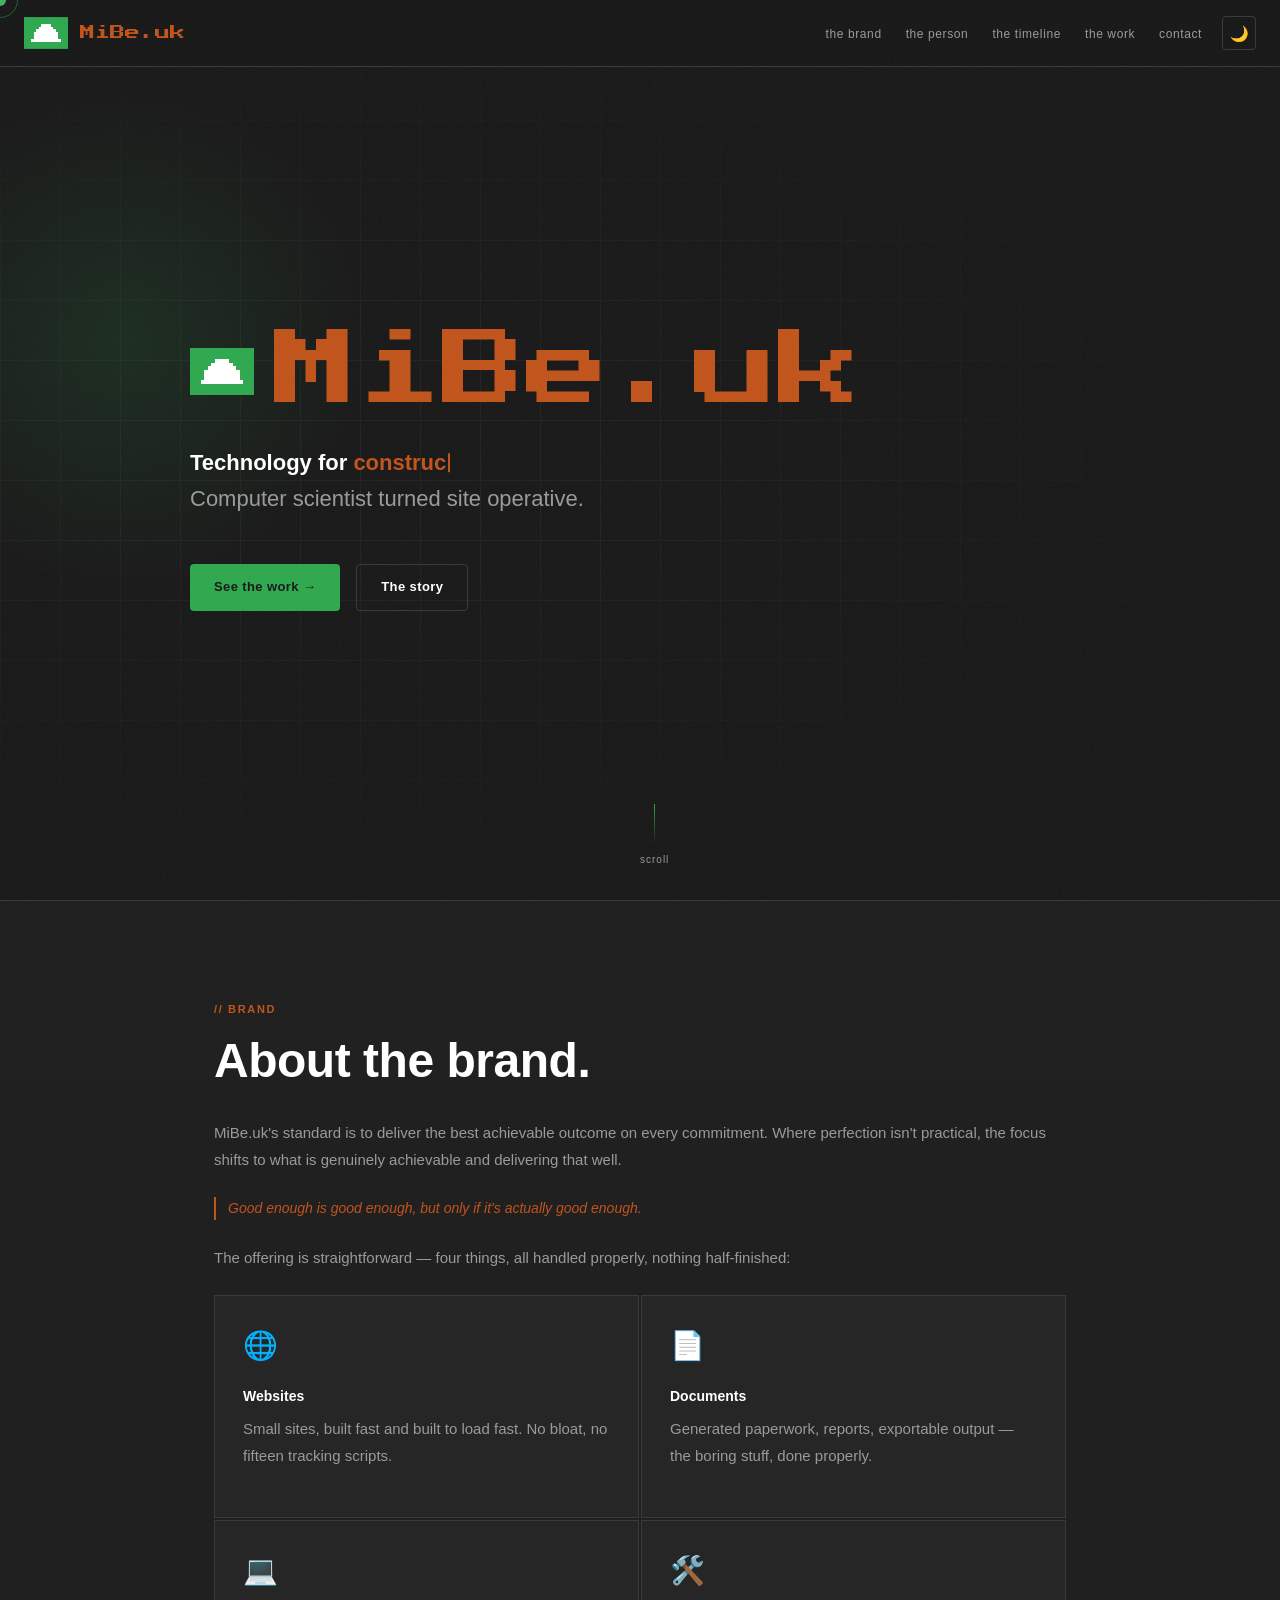
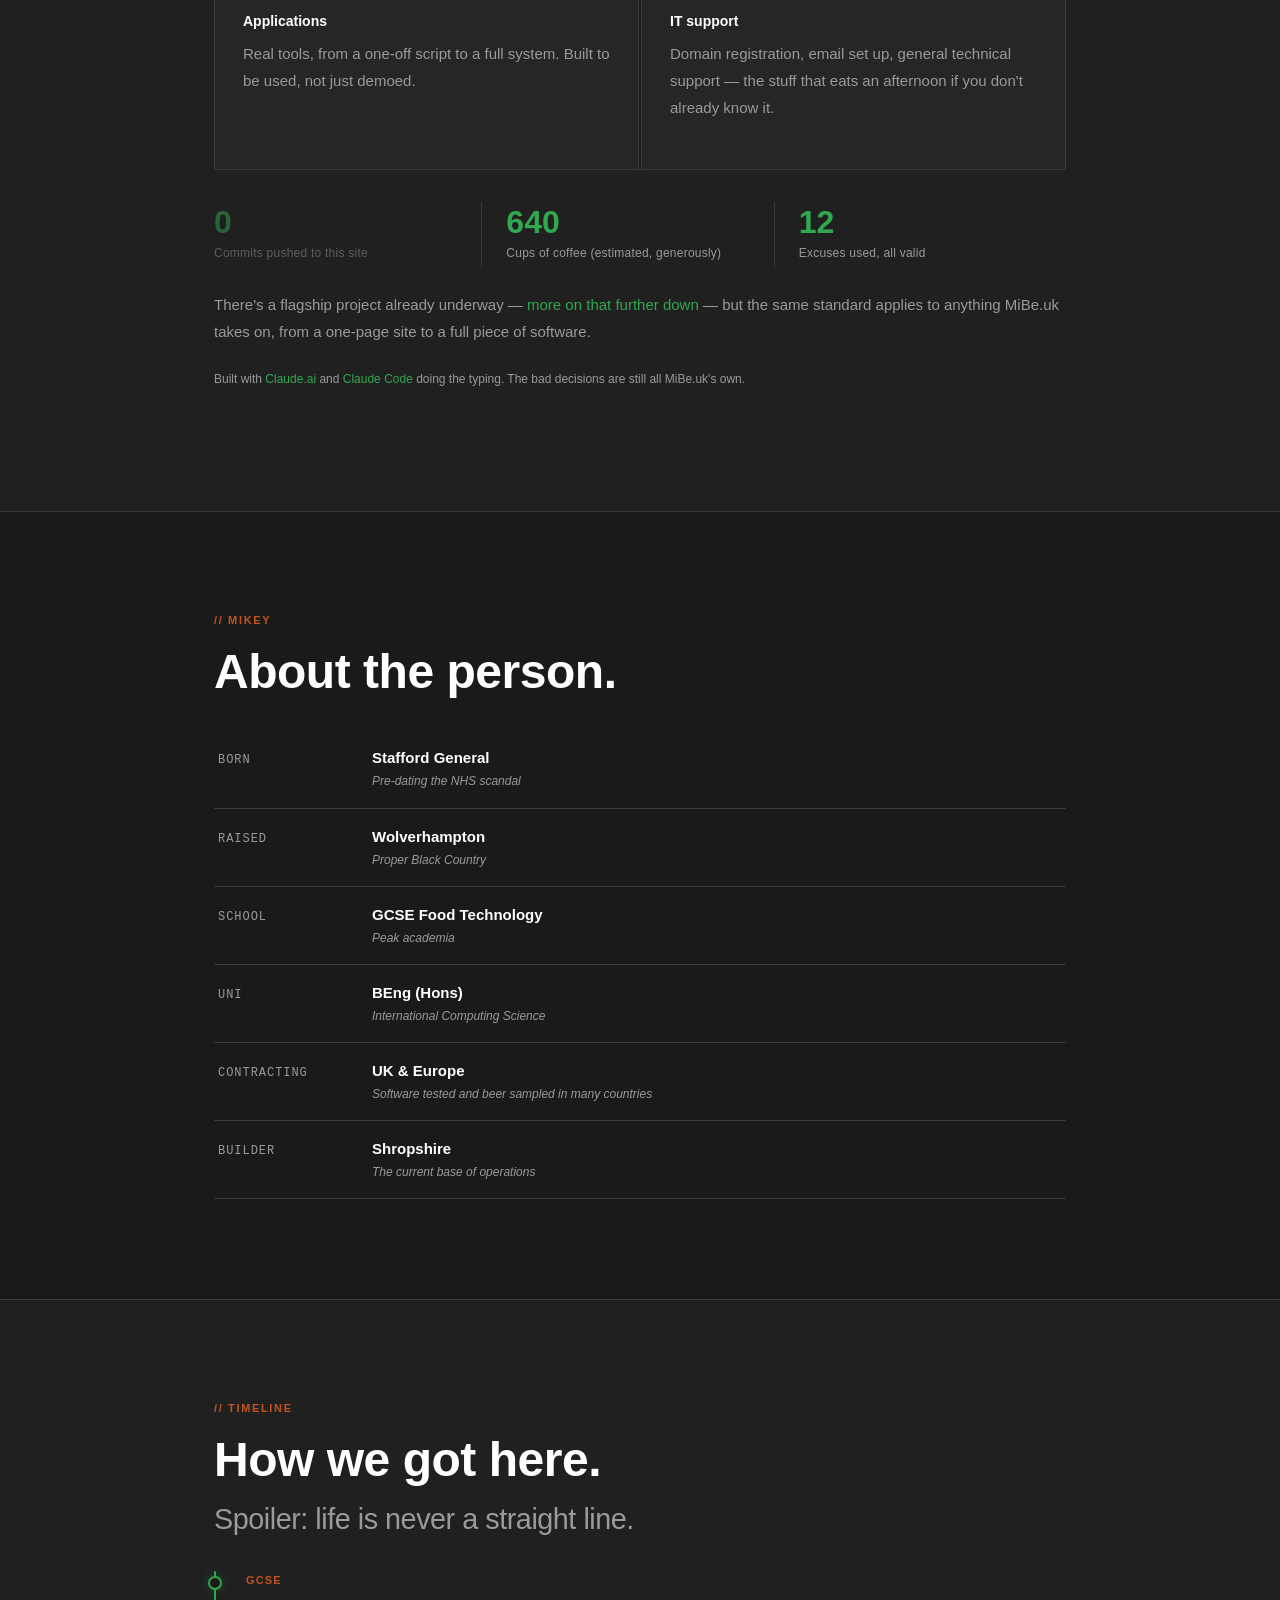
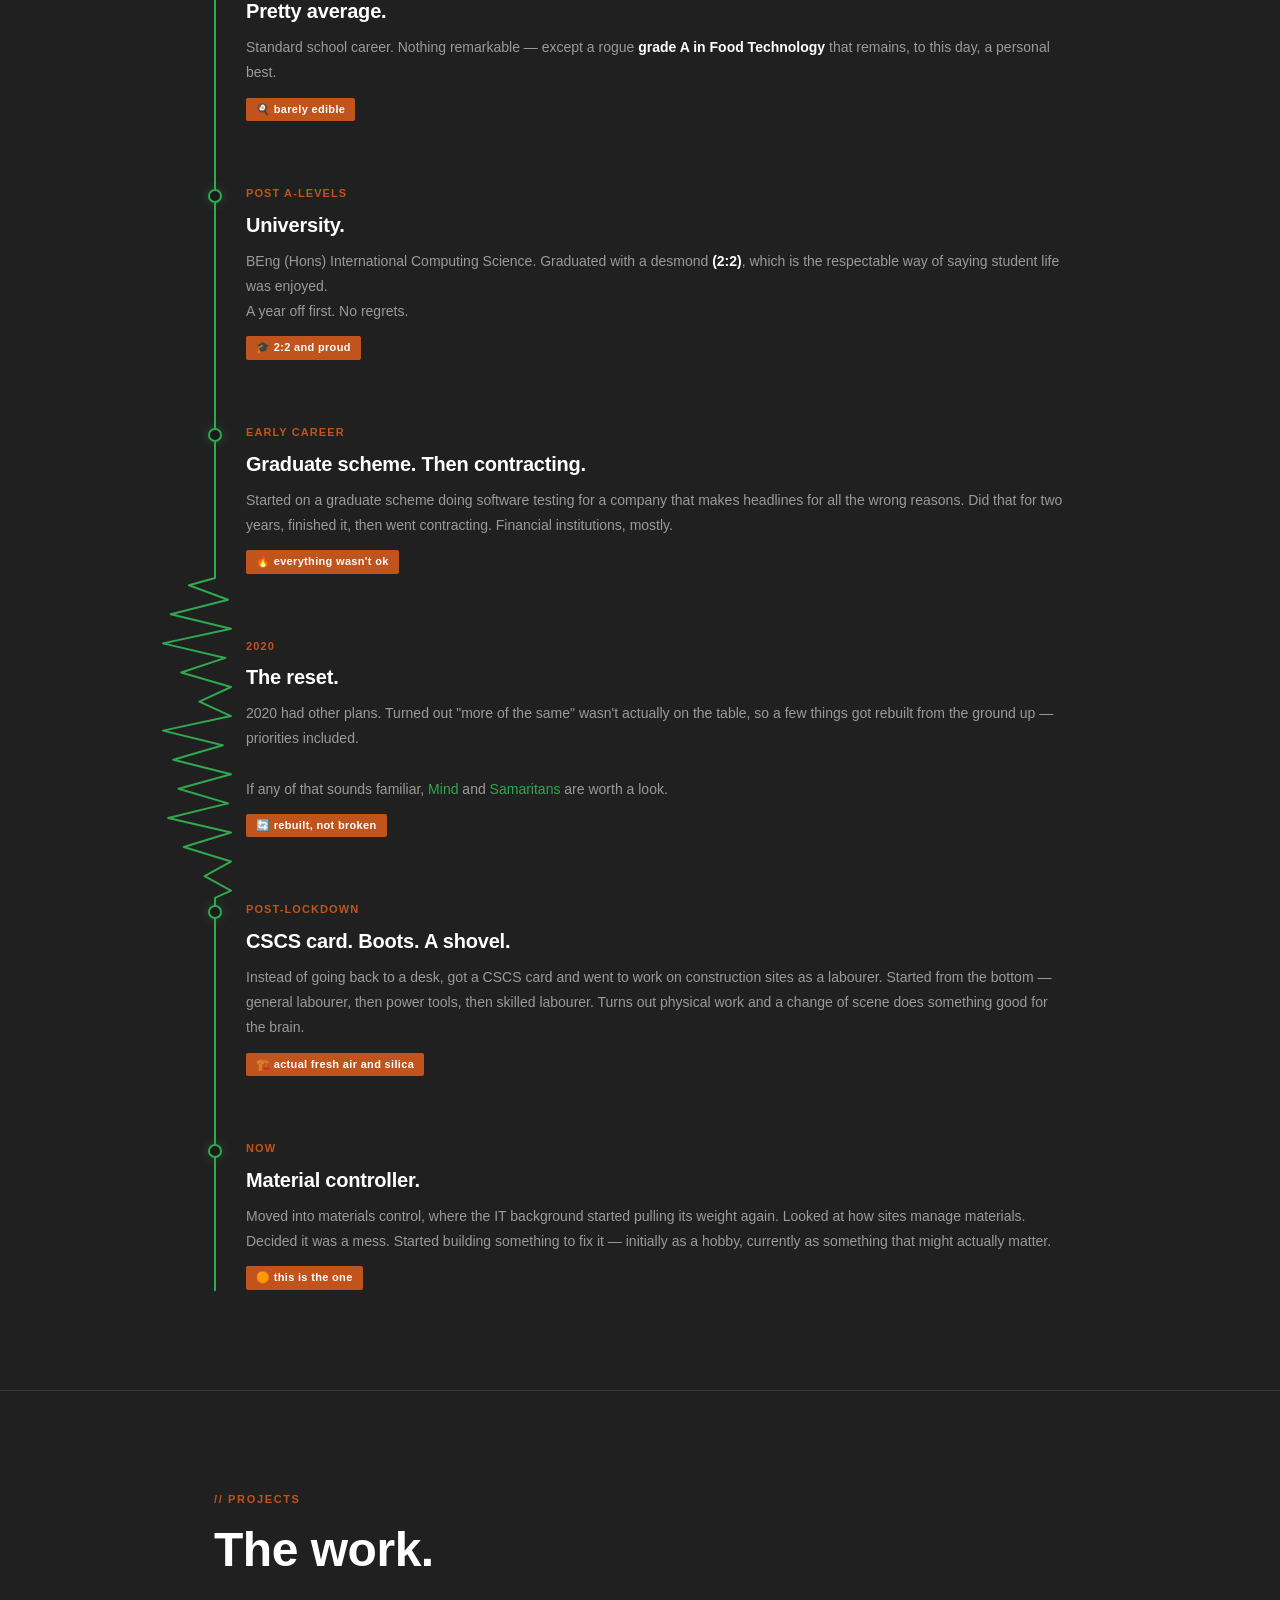
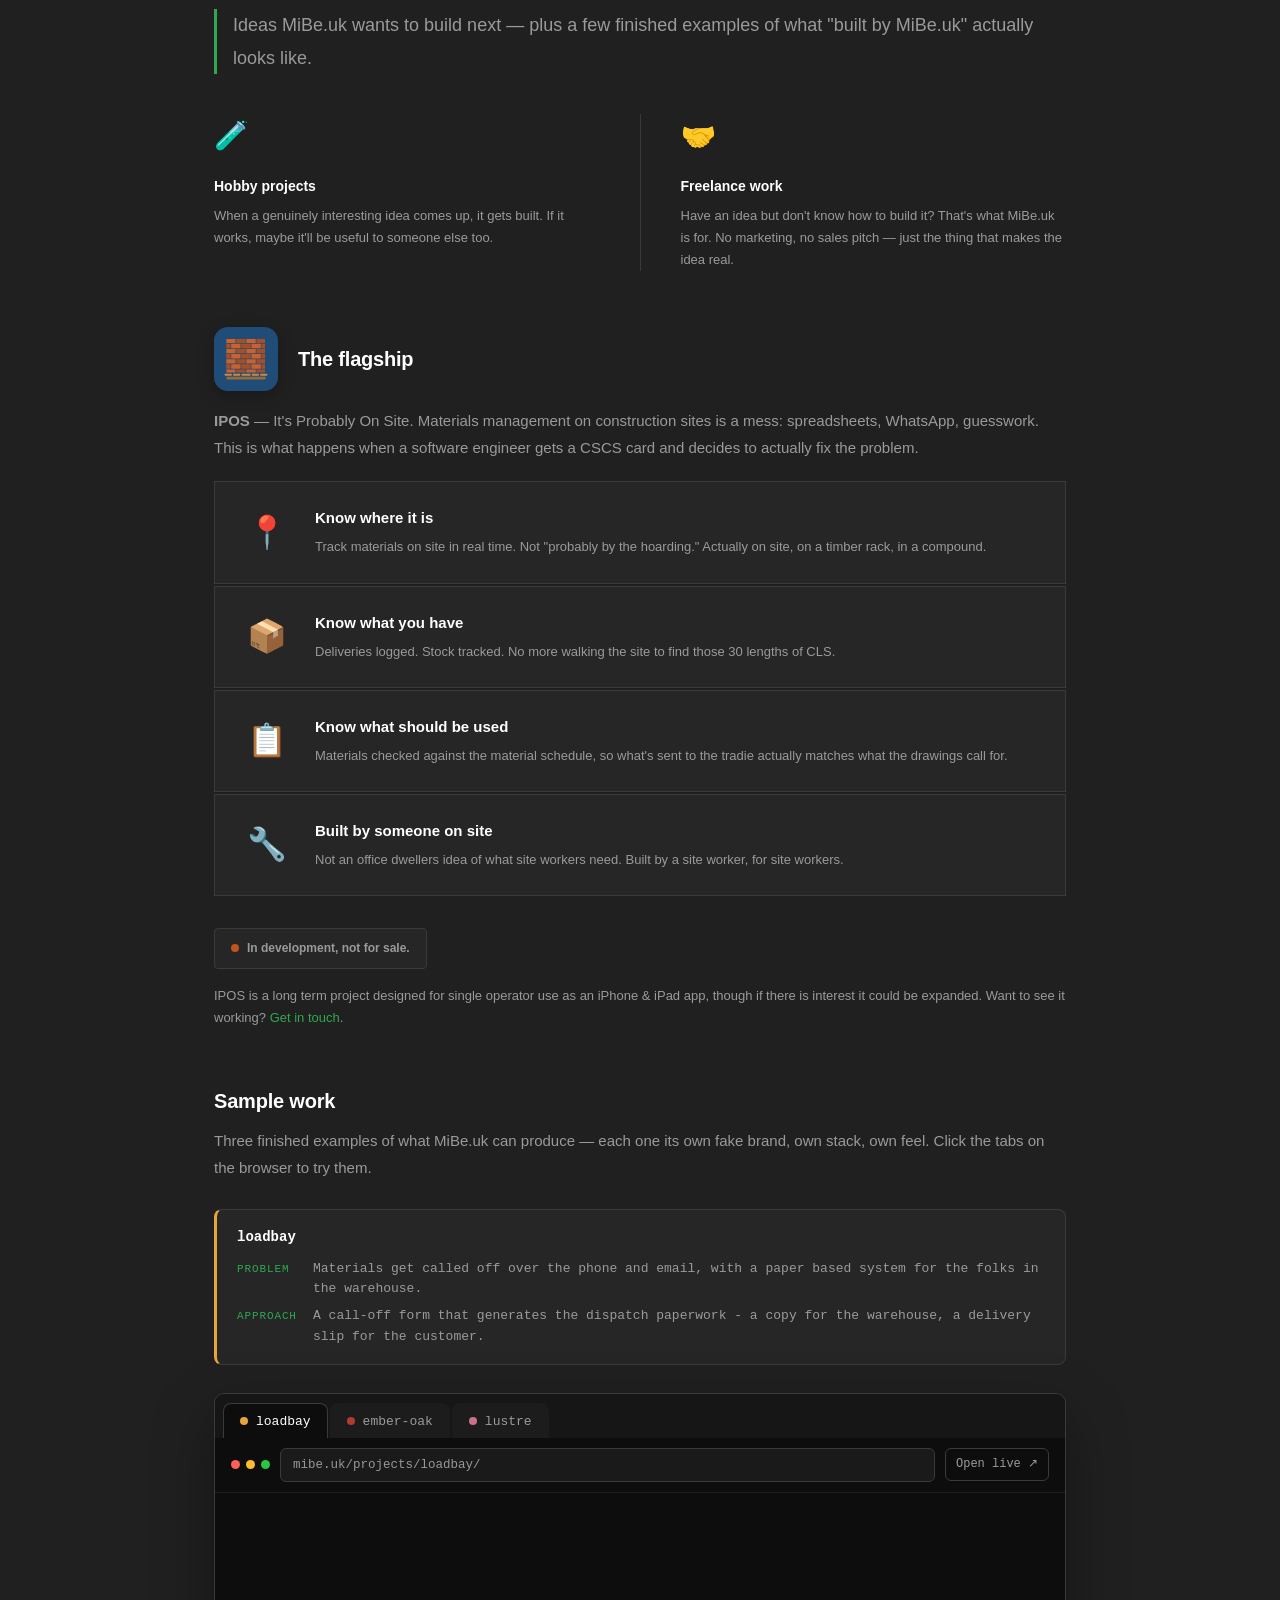
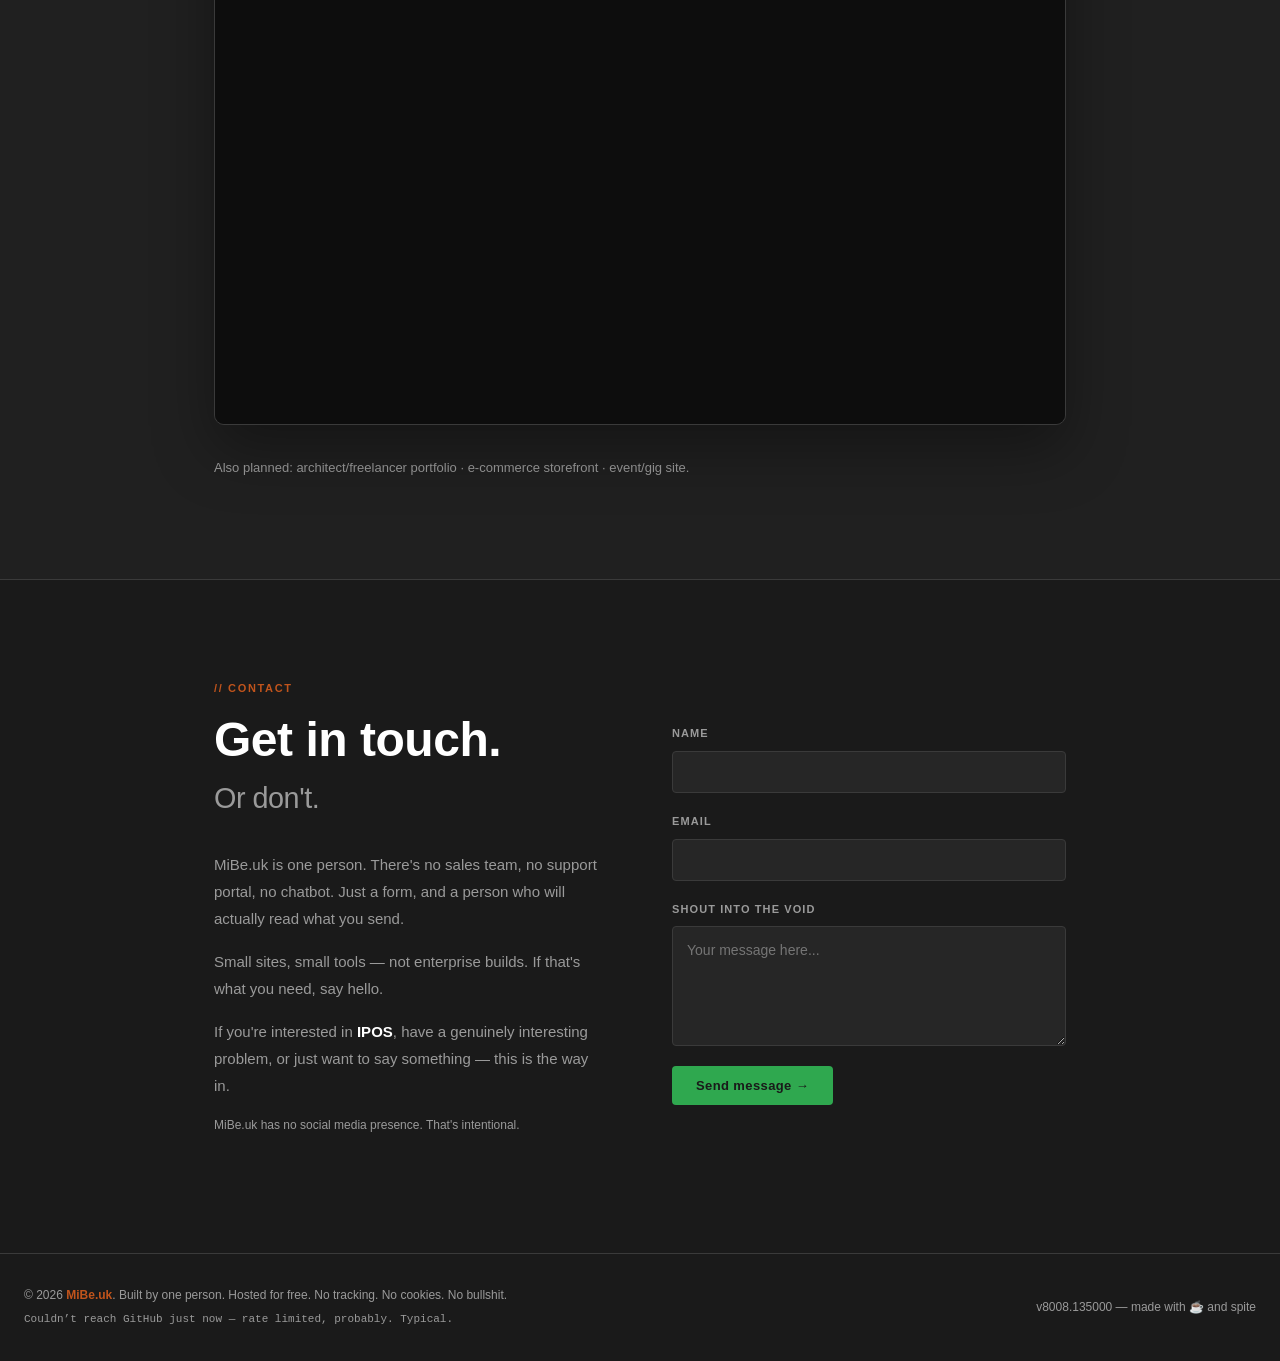
<file: index.html>
<!DOCTYPE html>
<html lang="en">
<head>
  <meta charset="UTF-8" />
  <meta name="viewport" content="width=device-width, initial-scale=1.0" />
  <title>MiBe.uk</title>
  <meta name="description" content="MiBe.uk. Construction software. Jack of all, master of none." />
  <link rel="icon" href="mibe-mark.svg" type="image/svg+xml" />
  <link rel="preconnect" href="https://fonts.googleapis.com" />
  <link rel="preconnect" href="https://fonts.gstatic.com" crossorigin />
  <link href="https://fonts.googleapis.com/css2?family=Press+Start+2P&display=swap" rel="stylesheet" />
  <link rel="stylesheet" href="style.css" />
  <script>
    // applied before first paint so the page never flashes the wrong theme
    (function () {
      if (localStorage.getItem('mibe-theme') === 'light') {
        document.documentElement.setAttribute('data-theme', 'light');
      }
    })();

    // stop the browser from silently restoring a scrolled-down position on
    // reload / back-forward nav — a fresh load should start at the top
    // (direct links to a #section still work; that's a separate, unrelated
    // browser behaviour driven by the URL hash, not by history state)
    if ('scrollRestoration' in history) {
      history.scrollRestoration = 'manual';
    }
  </script>
</head>
<body>

  <!-- Custom cursor -->
  <div id="cursor"></div>
  <div id="cursor-ring"></div>

  <!-- Grain overlay -->
  <div class="grain-overlay" aria-hidden="true"></div>

  <!-- Konami overlay -->
  <div id="konami-overlay">
    <h2>🦺 You found the hard hat.</h2>
    <p>Congratulations. You've unlocked absolutely nothing.</p>
    <p style="font-family:var(--font-display);font-size:12px;color:rgba(255,255,255,0.6);margin-top:8px;">Well. Maybe a bit of respect.</p>
    <button class="close-btn" onclick="document.getElementById('konami-overlay').classList.remove('active')">Back to the site →</button>
  </div>

  <!-- NAV -->
  <nav>
    <div class="nav-mark">
      <img src="mibe-mark.svg" alt="MiBe.uk mark" />
      <div class="nav-wordmark">
        <span class="name">MiBe.uk</span>
      </div>
    </div>
    <button class="nav-toggle" aria-label="Toggle menu" onclick="this.nextElementSibling.classList.toggle('open')">
      <span></span><span></span><span></span>
    </button>
    <ul class="nav-links">
      <li><a href="#about">the brand</a></li>
      <li><a href="#facts">the person</a></li>
      <li><a href="#timeline">the timeline</a></li>
      <li><a href="#future">the work</a></li>
      <li><a href="#contact">contact</a></li>
    </ul>
    <button class="theme-toggle" id="theme-toggle" type="button" aria-label="Switch to light theme">🌙</button>
  </nav>

  <!-- HERO -->
  <section id="hero">
    <div class="hero-bg-grid"></div>
    <div class="hero-blob"></div>
    <div class="hero-content">
      <div class="hero-brand">
        <img src="mibe-mark.svg" alt="" class="hero-mark" width="64" height="46" />
        <h1 class="hero-title">MiBe.uk</h1>
      </div>
      <p class="hero-sub">
        <strong class="hero-rotator-line">Technology for <span class="rotator-wrap"><span class="rotator" id="hero-rotator"><span id="hero-rotator-text"></span><span class="rotator-cursor" id="hero-rotator-cursor"></span></span></span></strong><br/>
        Computer scientist turned site operative.<br/>
      </p>
      <div class="hero-cta">
        <a href="#future" class="btn btn-primary">See the work →</a>
        <a href="#about" class="btn btn-ghost">The story</a>
      </div>
    </div>
    <div class="hero-scroll-hint">
      <div class="scroll-line"></div>
      <span>scroll</span>
    </div>
  </section>

  <hr class="divider" />

  <!-- ABOUT -->
  <section id="about">
    <div class="container">
      <p class="section-label reveal">// brand</p>
      <h2 class="section-title reveal reveal-delay-1">About the brand.</h2>
      <div class="about-text-solo reveal reveal-delay-2">
        <p>
          MiBe.uk's standard is to deliver the best achievable outcome on every commitment.
          Where perfection isn't practical, the focus shifts to what is genuinely achievable and delivering that well.
        </p>
        <div class="aside">
          Good enough is good enough, but only if it's actually good enough.
        </div>
        <p>
          The offering is straightforward — four things, all handled properly, nothing half-finished:
        </p>

        <div class="ipos-grid ipos-grid-2col" style="margin-top:24px;">
          <div class="ipos-card reveal">
            <div class="ipos-card-icon">🌐</div>
            <h3 class="ipos-card-title">Websites</h3>
            <p class="ipos-card-body">Small sites, built fast and built to load fast. No bloat, no fifteen tracking scripts.</p>
          </div>
          <div class="ipos-card reveal reveal-delay-1">
            <div class="ipos-card-icon">📄</div>
            <h3 class="ipos-card-title">Documents</h3>
            <p class="ipos-card-body">Generated paperwork, reports, exportable output — the boring stuff, done properly.</p>
          </div>
          <div class="ipos-card reveal reveal-delay-2">
            <div class="ipos-card-icon">💻</div>
            <h3 class="ipos-card-title">Applications</h3>
            <p class="ipos-card-body">Real tools, from a one-off script to a full system. Built to be used, not just demoed.</p>
          </div>
          <div class="ipos-card reveal reveal-delay-3">
            <div class="ipos-card-icon">🛠️</div>
            <h3 class="ipos-card-title">IT support</h3>
            <p class="ipos-card-body">Domain registration, email set up, general technical support — the stuff that eats an afternoon if you don't already know it.</p>
          </div>
        </div>

        <div class="stat-strip reveal reveal-delay-3">
          <div class="stat-strip-item">
            <div class="stat-strip-number count-stat-number" data-count-target="0" data-count-source="github-commits">0</div>
            <div class="stat-strip-label">Commits pushed to this site</div>
          </div>
          <div class="stat-strip-item">
            <div class="stat-strip-number count-stat-number" data-count-target="640">0</div>
            <div class="stat-strip-label">Cups of coffee (estimated, generously)</div>
          </div>
          <div class="stat-strip-item">
            <div class="stat-strip-number count-stat-number" data-count-target="12">0</div>
            <div class="stat-strip-label">Excuses used, all valid</div>
          </div>
        </div>

        <p style="margin-top:24px;">
          There's a flagship project already underway — <a href="#future">more on that further down</a> — but the same standard applies to anything MiBe.uk takes on, from a one-page site to a full piece of software.
        </p>
        <p style="font-family:var(--font-display);font-size:12px;color:var(--muted);margin-top:24px;">
          Built with <a href="https://claude.ai" target="_blank" rel="noopener">Claude.ai</a> and
          <a href="https://claude.com/product/claude-code" target="_blank" rel="noopener">Claude Code</a> doing the typing.
          The bad decisions are still all MiBe.uk's own.
        </p>
      </div>
    </div>
  </section>

  <hr class="divider" />

  <!-- QUICK FACTS -->
  <section id="facts">
    <div class="container">
      <p class="section-label reveal">// mikey</p>
      <h2 class="section-title reveal reveal-delay-1">About the person.</h2>
      <div class="dossier reveal reveal-delay-2">
        <div class="dossier-row">
          <span class="dossier-label">Born</span>
          <span class="dossier-value">Stafford General<span class="dossier-note">Pre-dating the NHS scandal</span></span>
        </div>
        <div class="dossier-row">
          <span class="dossier-label">Raised</span>
          <span class="dossier-value">Wolverhampton<span class="dossier-note">Proper Black Country</span></span>
        </div>
        <div class="dossier-row">
          <span class="dossier-label">School</span>
          <span class="dossier-value">GCSE Food Technology<span class="dossier-note">Peak academia</span></span>
        </div>
        <div class="dossier-row">
          <a href="doodle/" target="_blank" rel="noopener" class="dossier-label food-tech" title="Hover for truth">Uni</a>
          <span class="dossier-value">BEng (Hons)<span class="dossier-note">International Computing Science</span></span>
        </div>
        <div class="dossier-row">
          <span class="dossier-label">Contracting</span>
          <span class="dossier-value">UK &amp; Europe<span class="dossier-note">Software tested and beer sampled in many countries</span></span>
        </div>
        <div class="dossier-row">
          <span class="dossier-label">Builder</span>
          <span class="dossier-value">Shropshire<span class="dossier-note">The current base of operations</span></span>
        </div>
      </div>
    </div>
  </section>

  <hr class="divider" />

  <!-- TIMELINE -->
  <section id="timeline">
    <div class="container">
      <p class="section-label reveal">// timeline</p>
      <h2 class="section-title reveal reveal-delay-1">How we got here.<br/><span style="color:var(--muted);font-size:0.6em;font-weight:400;">Spoiler: life is never a straight line.</span></h2>

      <div class="timeline-wrap">

        <!-- SVG timeline line — straight except around the 2020 pivot -->
        <svg class="timeline-svg" id="timeline-svg" preserveAspectRatio="none">
          <path class="timeline-svg-line" id="timeline-path" d=""/>
        </svg>

        <div class="milestone" data-delay="0">
          <div class="milestone-dot"></div>
          <p class="milestone-year">GCSE</p>
          <h3 class="milestone-title">Pretty average.</h3>
          <p class="milestone-body">
            Standard school career. Nothing remarkable — except a rogue <strong>grade A in Food Technology</strong>
            that remains, to this day, a personal best.
          </p>
          <span class="milestone-tag">🍳 barely edible</span>
        </div>

        <div class="milestone" data-delay="100">
          <div class="milestone-dot"></div>
          <p class="milestone-year">Post A-Levels</p>
          <h3 class="milestone-title">University.</h3>
          <p class="milestone-body">
            BEng (Hons) International Computing Science. Graduated with a desmond <strong>(2:2)</strong>,
            which is the respectable way of saying student life was enjoyed.<br/>
            A year off first. No regrets.
          </p>
          <span class="milestone-tag">🎓 2:2 and proud</span>
        </div>

        <div class="milestone" data-delay="200">
          <div class="milestone-dot"></div>
          <p class="milestone-year">Early career</p>
          <h3 class="milestone-title">Graduate scheme. Then contracting.</h3>
          <p class="milestone-body">
            Started on a graduate scheme doing software testing for a company that makes headlines for all the wrong reasons.
            Did that for two years, finished it, then went contracting. Financial institutions, mostly. 
          </p>
          <span class="milestone-tag">🔥 everything wasn't ok</span>
        </div>

        <div class="milestone pivot" data-delay="300">

          <p class="milestone-year">2020</p>
          <h3 class="milestone-title">The reset.</h3>
          <p class="milestone-body">
            2020 had other plans. Turned out "more of the same" wasn't actually on the table,
            so a few things got rebuilt from the ground up — priorities included.
            <br/><br/>
            If any of that sounds familiar,
            <a href="https://www.mind.org.uk" target="_blank" rel="noopener">Mind</a> and
            <a href="https://www.samaritans.org" target="_blank" rel="noopener">Samaritans</a>
            are worth a look.
          </p>
          <span class="milestone-tag">🔄 rebuilt, not broken</span>
        </div>

        <div class="milestone" data-delay="400">
          <div class="milestone-dot"></div>
          <p class="milestone-year">Post-lockdown</p>
          <h3 class="milestone-title">CSCS card. Boots. A shovel.</h3>
          <p class="milestone-body">
            Instead of going back to a desk, got a CSCS card and went to work on construction sites
            as a labourer. Started from the bottom — general labourer, then power tools, then
            skilled labourer. Turns out physical work and a change of scene does something good for the brain.
          </p>
          <span class="milestone-tag">🏗️ actual fresh air and silica</span>
        </div>

        <div class="milestone" data-delay="500">
          <div class="milestone-dot"></div>
          <p class="milestone-year">Now</p>
          <h3 class="milestone-title">Material controller.</h3>
          <p class="milestone-body">
            Moved into materials control, where the IT background started pulling its weight again.
            Looked at how sites manage materials. Decided it was a mess. Started building
            something to fix it — initially as a hobby, currently as something that might actually matter.
          </p>
          <span class="milestone-tag">🟠 this is the one</span>
        </div>

      </div>
    </div>
  </section>

  <hr class="divider" />

  <!-- FUTURE PROJECTS -->
  <section id="future">
    <div class="container">
      <p class="section-label reveal">// projects</p>
      <h2 class="section-title reveal reveal-delay-1">The work.</h2>
      <p class="ipos-hero-line reveal reveal-delay-2">
        Ideas MiBe.uk wants to build next — plus a few finished examples of what "built by MiBe.uk" actually looks like.
      </p>

      <div class="split-panel">
        <div class="split-panel-item reveal">
          <div class="ipos-card-icon">🧪</div>
          <h3 class="ipos-card-title">Hobby projects</h3>
          <p class="ipos-card-body">
            When a genuinely interesting idea comes up, it gets built. If it works, maybe it'll be useful to someone else too.
          </p>
        </div>
        <div class="split-panel-divider" aria-hidden="true"></div>
        <div class="split-panel-item reveal reveal-delay-1">
          <div class="ipos-card-icon">🤝</div>
          <h3 class="ipos-card-title">Freelance work</h3>
          <p class="ipos-card-body">
            Have an idea but don't know how to build it? That's what MiBe.uk is for. No marketing, no sales pitch — just the thing that makes the idea real.
          </p>
        </div>
      </div>

      <div class="ipos-heading reveal" style="margin-top:56px;">
        <img src="ipos-app-icon.svg" alt="IPOS app icon" class="ipos-icon" width="48" height="48" />
        <h3 class="future-subhead" style="margin-bottom:0;">The flagship</h3>
      </div>
      <p class="future-sub-body reveal reveal-delay-1" style="margin-top:16px;">
        <strong>IPOS</strong> — It's Probably On Site. Materials management on construction sites is a mess:
        spreadsheets, WhatsApp, guesswork. This is what happens when a software engineer gets a CSCS card
        and decides to actually fix the problem.
      </p>

      <div class="feature-list" style="margin-top:20px;">
        <div class="feature-row reveal">
          <div class="feature-icon">📍</div>
          <div class="feature-content">
            <h3 class="feature-title">Know where it is</h3>
            <p class="feature-body">Track materials on site in real time. Not "probably by the hoarding." Actually on site, on a timber rack, in a compound.</p>
          </div>
        </div>
        <div class="feature-row reveal reveal-delay-1">
          <div class="feature-icon">📦</div>
          <div class="feature-content">
            <h3 class="feature-title">Know what you have</h3>
            <p class="feature-body">Deliveries logged. Stock tracked. No more walking the site to find those 30 lengths of CLS.</p>
          </div>
        </div>
        <div class="feature-row reveal reveal-delay-2">
          <div class="feature-icon">📋</div>
          <div class="feature-content">
            <h3 class="feature-title">Know what should be used</h3>
            <p class="feature-body">Materials checked against the material schedule, so what's sent to the tradie actually matches what the drawings call for.</p>
          </div>
        </div>
        <div class="feature-row reveal reveal-delay-3">
          <div class="feature-icon">🔧</div>
          <div class="feature-content">
            <h3 class="feature-title">Built by someone on site</h3>
            <p class="feature-body">Not an office dwellers idea of what site workers need. Built by a site worker, for site workers.</p>
          </div>
        </div>
      </div>

      <div class="ipos-wip reveal" style="margin-top:32px;">
        <div class="wip-dot"></div>
        <span>In development, not for sale.</span>
      </div>
      <p class="ipos-card-body reveal" style="margin-top:16px;">
        IPOS is a long term project designed for single operator use as an iPhone & iPad app, though if there is interest it could be expanded.
        Want to see it working? <a href="#contact">Get in touch</a>.
      </p>


      <h3 class="future-subhead reveal" style="margin-top:56px;">Sample work</h3>
      <p class="future-sub-body reveal reveal-delay-1">
        Three finished examples of what MiBe.uk can produce — each one its own fake brand, own stack, own feel. Click the tabs on the browser to try them.
      </p>

      <div class="sample-brief reveal reveal-delay-2" id="sample-brief">
        <div class="sample-brief-name" id="sample-brief-name"></div>
        <div class="sample-brief-line"><span class="sample-brief-label">problem</span><span id="sample-brief-problem"></span></div>
        <div class="sample-brief-line"><span class="sample-brief-label">approach</span><span id="sample-brief-solution"></span></div>
      </div>

      <div class="tabs-window reveal reveal-delay-2">
        <div class="tab-bar" id="sample-tab-bar" role="tablist"></div>
        <div class="address-bar">
          <div class="address-dots">
            <span class="address-dot address-dot-red"></span>
            <span class="address-dot address-dot-amber"></span>
            <span class="address-dot address-dot-green"></span>
          </div>
          <div class="address-url" id="sample-address-url"></div>
          <a class="open-live-link" id="sample-open-live" href="#" target="_blank" rel="noopener">Open live ↗</a>
        </div>
        <div class="preview-pane">
          <div class="preview-frame-wrap">
            <div class="preview-loading" id="sample-preview-loading">loading preview…</div>
            <iframe class="preview-frame" id="sample-preview-frame" title="Project preview"></iframe>
          </div>
        </div>
      </div>

      <p class="ipos-card-body" style="margin-top:32px;">Also planned: architect/freelancer portfolio · e-commerce storefront · event/gig site.</p>
    </div>
  </section>

  <hr class="divider" />

  <!-- CONTACT -->
  <section id="contact">
    <div class="container">
      <p class="section-label reveal">// contact</p>
      <div class="contact-wrap">
        <div class="contact-text reveal">
          <h2 class="section-title">Get in touch.<br/><span style="color:var(--muted);font-size:0.6em;font-weight:400;">Or don't.</span></h2>
          <p>
            MiBe.uk is one person. There's no sales team, no support portal, no chatbot.
            Just a form, and a person who will actually read what you send.
          </p>
          <p>
            Small sites, small tools — not enterprise builds. If that's what you need, say hello.
          </p>
          <p>
            If you're interested in <strong>IPOS</strong>, have a genuinely interesting problem,
            or just want to say something — this is the way in.
          </p>
          <p style="font-family:var(--font-display);font-size:12px;color:var(--muted);">
            <span title="Not on LinkedIn. Not on Twitter. Not anywhere you'd look.">MiBe.uk has no social media presence.</span>
            That's intentional.
          </p>
        </div>
        <form class="contact-form reveal reveal-delay-1" id="contact-form">
          <div class="form-row">
            <label for="cf-name">Name</label>
            <input type="text" id="cf-name" name="name" autocomplete="name" required maxlength="120" />
          </div>
          <div class="form-row">
            <label for="cf-email">Email</label>
            <input type="email" id="cf-email" name="email" autocomplete="email" required maxlength="200" />
          </div>
          <div class="form-row">
            <label for="cf-message">Shout into the void</label>
            <textarea id="cf-message" name="message" required maxlength="4000" placeholder="Your message here..."></textarea>
          </div>

          <!-- honeypot: left open for bots, hidden from real users and screen readers -->
          <div class="form-hp" aria-hidden="true">
            <label for="cf-website">Website</label>
            <input type="text" id="cf-website" name="website" tabindex="-1" autocomplete="off" />
          </div>
          <input type="hidden" id="cf-loaded-at" name="loadedAt" />

          <button type="submit" class="btn btn-primary" id="cf-submit">Send message →</button>
          <p class="form-status" id="cf-status" role="status" aria-live="polite"></p>
        </form>
      </div>
    </div>
  </section>

  <!-- FOOTER -->
  <footer>
    <div class="footer-left">
      © 2026 <span>MiBe.uk</span>. Built by one person. Hosted for free. No tracking. No cookies. No bullshit.
      <div class="commit-ticker" id="commit-ticker">checking the last commit…</div>
    </div>
    <div class="footer-right">
      v8008.135000 — made with ☕ and spite
    </div>
  </footer>

  <script>
    // ── THEME TOGGLE ───────────────────────────────────────────
    (function () {
      const STORAGE_KEY = 'mibe-theme';
      const root   = document.documentElement;
      const toggle = document.getElementById('theme-toggle');

      function reflect(theme) {
        if (theme === 'light') {
          toggle.textContent = '☀️';
          toggle.setAttribute('aria-label', 'Switch to dark theme');
        } else {
          toggle.textContent = '🌙';
          toggle.setAttribute('aria-label', 'Switch to light theme');
        }
      }

      reflect(root.getAttribute('data-theme') === 'light' ? 'light' : 'dark');

      toggle.addEventListener('click', () => {
        const next = root.getAttribute('data-theme') === 'light' ? 'dark' : 'light';
        if (next === 'light') {
          root.setAttribute('data-theme', 'light');
        } else {
          root.removeAttribute('data-theme');
        }
        localStorage.setItem(STORAGE_KEY, next);
        reflect(next);
      });
    })();

    // ── CURSOR ─────────────────────────────────────────────────
    const cursor = document.getElementById('cursor');
    const ring   = document.getElementById('cursor-ring');
    let mx = 0, my = 0, rx = 0, ry = 0;
    document.addEventListener('mousemove', e => {
      mx = e.clientX; my = e.clientY;
      cursor.style.left = mx + 'px';
      cursor.style.top  = my + 'px';
    });
    function animateRing() {
      rx += (mx - rx) * 0.12;
      ry += (my - ry) * 0.12;
      ring.style.left = rx + 'px';
      ring.style.top  = ry + 'px';
      requestAnimationFrame(animateRing);
    }
    animateRing();

    // hide cursor on mobile
    if ('ontouchstart' in window) {
      cursor.style.display = 'none';
      ring.style.display   = 'none';
      document.body.style.cursor = 'auto';
    }

    // ── MAGNETIC BUTTONS ─────────────────────────────────────────
    // .btn already has a custom cursor and `transition: all 0.2s`, so
    // this piggybacks on that existing transition for the pull/release
    (function () {
      const isTouch = 'ontouchstart' in window;
      const prefersReducedMotionMag = window.matchMedia('(prefers-reduced-motion: reduce)').matches;
      if (isTouch || prefersReducedMotionMag) return;

      const MAGNETIC_STRENGTH = 0.35;
      const MAGNETIC_RADIUS_PAD = 0; // extend pull past the button's own edges if ever wanted

      document.querySelectorAll('.btn').forEach(el => {
        el.addEventListener('mousemove', (e) => {
          const rect = el.getBoundingClientRect();
          const relX = e.clientX - rect.left - rect.width / 2;
          const relY = e.clientY - rect.top - rect.height / 2;
          el.style.transform = `translate(${relX * MAGNETIC_STRENGTH}px, ${relY * MAGNETIC_STRENGTH}px)`;
        });
        el.addEventListener('mouseleave', () => {
          el.style.transform = '';
        });
      });
    })();

    // ── HERO ROTATING WORD (typewriter, with the odd typo) ─────
    (function () {
      const outerEl  = document.getElementById('hero-rotator');
      const container = document.getElementById('hero-rotator-text');
      const cursorEl   = document.getElementById('hero-rotator-cursor');
      if (!outerEl || !container) return;

      // edit this list to change what MiBe.uk is "built for"
      const INDUSTRIES = [
        'construction',
        'retail',
        'logistics',
        'hospitality',
        'whatever you\u2019ve got'
      ];

      const prefersReducedMotion = window.matchMedia('(prefers-reduced-motion: reduce)').matches;

      // hero-sub itself starts its fade-up at 0.7s and takes 0.7s (see
      // .hero-sub in style.css) — wait for that to land before typing
      // starts, so the rotator never competes with the reveal animation
      const START_DELAY_MS = 1500;

      const TYPE_SPEED           = 55;
      const DELETE_SPEED         = 32;
      const PAUSE_AFTER_TYPE     = 1400;
      const PAUSE_AFTER_DELETE   = 250;
      const LAST_WORD_BONUS_MS   = 1200; // "whatever you've got" holds a beat longer

      const TYPO_CHANCE       = 0.8;
      const TYPO_MIN_WORD_LEN = 5;
      const TYPO_CHARS        = 2;
      const PAUSE_BEFORE_NOTICE = 260;
      const NEARBY_KEYS = {
        a: 'sq', b: 'vn', c: 'xv', d: 'sf', e: 'wr', f: 'dg', g: 'fh',
        h: 'gj', i: 'ou', j: 'hk', k: 'jl', l: 'k', m: 'n', n: 'bm',
        o: 'ip', p: 'o', q: 'wa', r: 'et', s: 'ad', t: 'ry', u: 'yi',
        v: 'cb', w: 'qe', x: 'zc', y: 'tu', z: 'x', ' ': ' ', '\u2019': '\u2019'
      };

      function typoCharFor(realChar) {
        const options = NEARBY_KEYS[realChar.toLowerCase()] || 'x';
        const pick = options[Math.floor(Math.random() * options.length)];
        return realChar === realChar.toUpperCase() ? pick.toUpperCase() : pick;
      }

      function reserveWidth() {
        const measure = document.createElement('span');
        measure.style.position = 'absolute';
        measure.style.visibility = 'hidden';
        measure.style.whiteSpace = 'nowrap';
        measure.style.font = window.getComputedStyle(container).font;
        document.body.appendChild(measure);
        let widest = 0;
        INDUSTRIES.forEach(word => {
          measure.textContent = word;
          widest = Math.max(widest, measure.getBoundingClientRect().width);
        });
        document.body.removeChild(measure);
        outerEl.style.display = 'inline-block';
        outerEl.style.minWidth = widest + 'px';
      }

      function typeWord(word, cb) {
        const willTypo = word.length >= TYPO_MIN_WORD_LEN && Math.random() < TYPO_CHANCE;
        const typoAt = willTypo
          ? Math.floor(word.length * 0.35) + Math.floor(Math.random() * (word.length * 0.3))
          : -1;

        let i = 0;

        function typeCorrect() {
          (function tick() {
            container.textContent = word.slice(0, i);
            i++;
            if (i <= word.length) {
              setTimeout(tick, TYPE_SPEED);
            } else {
              cb();
            }
          })();
        }

        (function tick() {
          container.textContent = word.slice(0, i);

          if (i === typoAt) {
            let wrong = '';
            for (let k = 0; k < TYPO_CHARS; k++) {
              wrong += typoCharFor(word[Math.min(i + k, word.length - 1)]);
            }
            const correctSoFar = word.slice(0, i);
            let w = 0;
            (function typeWrong() {
              container.textContent = correctSoFar + wrong.slice(0, w);
              w++;
              if (w <= wrong.length) {
                setTimeout(typeWrong, TYPE_SPEED);
              } else {
                setTimeout(() => {
                  let d = wrong.length;
                  (function deleteWrong() {
                    container.textContent = correctSoFar + wrong.slice(0, d);
                    d--;
                    if (d >= 0) {
                      setTimeout(deleteWrong, DELETE_SPEED);
                    } else {
                      setTimeout(typeCorrect, TYPE_SPEED);
                    }
                  })();
                }, PAUSE_BEFORE_NOTICE);
              }
            })();
            return;
          }

          i++;
          if (i <= word.length) {
            setTimeout(tick, TYPE_SPEED);
          } else {
            cb();
          }
        })();
      }

      function deleteWord(word, cb) {
        let i = word.length;
        (function tick() {
          container.textContent = word.slice(0, i);
          i--;
          if (i >= 0) {
            setTimeout(tick, DELETE_SPEED);
          } else {
            cb();
          }
        })();
      }

      let index = 0;
      function cycle() {
        const word = INDUSTRIES[index];
        const isLast = index === INDUSTRIES.length - 1;
        typeWord(word, () => {
          setTimeout(() => {
            deleteWord(word, () => {
              index = (index + 1) % INDUSTRIES.length;
              setTimeout(cycle, PAUSE_AFTER_DELETE);
            });
          }, PAUSE_AFTER_TYPE + (isLast ? LAST_WORD_BONUS_MS : 0));
        });
      }

      function start() {
        reserveWidth();
        if (prefersReducedMotion) {
          if (cursorEl) cursorEl.style.display = 'none';
          let i = 0;
          (function step() {
            container.textContent = INDUSTRIES[i];
            i = (i + 1) % INDUSTRIES.length;
            setTimeout(step, PAUSE_AFTER_TYPE + 900);
          })();
          return;
        }
        cycle();
      }

      setTimeout(start, START_DELAY_MS);
    })();

    // ── SAMPLE WORK BROWSER TABS ────────────────────────────────
    (function () {
      const tabBar        = document.getElementById('sample-tab-bar');
      if (!tabBar) return;

      // edit here to add/remove/reorder sample projects
      const PROJECTS = [
        {
          name: 'loadbay',
          url: 'https://mibe.uk/projects/loadbay/',
          accent: '#E8A63A',
          problem: 'Materials get called off over the phone and email, with a paper based system for the folks in the warehouse.',
          solution: 'A call-off form that generates the dispatch paperwork - a copy for the warehouse, a delivery slip for the customer.'
        },
        {
          name: 'ember-oak',
          url: 'https://mibe.uk/projects/ember-oak/',
          accent: '#B23A2E',
          problem: 'Bookings split across phone calls and a paper diary, with no live view of what’s actually free.',
          solution: 'A reservation flow with real slot/table availability, wrapped in a completely different brand to prove it’s not one skin.'
        },
        {
          name: 'lustre',
          url: 'https://mibe.uk/projects/lustre/',
          accent: '#C9738A',
          problem: 'Salons lose bookings to double-booking, or don’t offer online booking at all.',
          solution: 'A multi-step booking wizard backed by real slot-availability state.'
        }
      ];

      const addressUrl     = document.getElementById('sample-address-url');
      const openLive        = document.getElementById('sample-open-live');
      const previewFrame    = document.getElementById('sample-preview-frame');
      const previewLoading  = document.getElementById('sample-preview-loading');
      const brief           = document.getElementById('sample-brief');
      const briefName       = document.getElementById('sample-brief-name');
      const briefProblem    = document.getElementById('sample-brief-problem');
      const briefSolution   = document.getElementById('sample-brief-solution');

      let activeIndex = 0;
      let started = false;

      function displayUrl(fullUrl) {
        return fullUrl.replace(/^https?:\/\//, '');
      }

      function renderTabs() {
        tabBar.innerHTML = '';
        PROJECTS.forEach((p, i) => {
          const tab = document.createElement('button');
          tab.className = 'tab' + (i === activeIndex ? ' active' : '');
          tab.setAttribute('role', 'tab');
          tab.setAttribute('type', 'button');
          tab.innerHTML = `<span class="tab-dot" style="background:${p.accent}"></span>${p.name}`;
          tab.addEventListener('click', () => selectProject(i));
          tabBar.appendChild(tab);
        });
      }

      function selectProject(index) {
        activeIndex = index;
        const p = PROJECTS[index];

        renderTabs();
        addressUrl.textContent = displayUrl(p.url);
        openLive.href = p.url;
        briefName.textContent = p.name;
        briefProblem.textContent = p.problem;
        briefSolution.textContent = p.solution;
        brief.style.borderLeftColor = p.accent;

        previewFrame.classList.remove('loaded');
        previewLoading.classList.remove('hidden');
        previewLoading.textContent = 'loading preview…';
        previewFrame.src = p.url;

        clearTimeout(previewFrame._timeoutId);
        previewFrame._timeoutId = setTimeout(() => {
          if (!previewFrame.classList.contains('loaded')) {
            previewLoading.textContent = 'preview unavailable — use "open live" above';
          }
        }, 4000);
      }

      previewFrame.addEventListener('load', () => {
        previewFrame.classList.add('loaded');
        previewLoading.classList.add('hidden');
      });

      // don't load three iframes until the section is actually
      // scrolled into view — no point paying for it on page load
      const sectionObs = new IntersectionObserver(entries => {
        entries.forEach(e => {
          if (e.isIntersecting && !started) {
            started = true;
            renderTabs();
            selectProject(0);
            sectionObs.unobserve(e.target);
          }
        });
      }, { threshold: 0.1 });
      sectionObs.observe(document.querySelector('.tabs-window'));
    })();

    // ── COUNT-UP STATS + GITHUB COMMIT TICKER ───────────────────
    (function () {
      const countEls = document.querySelectorAll('.count-stat-number');
      if (!countEls.length) return;

      const prefersReducedMotionCount = window.matchMedia('(prefers-reduced-motion: reduce)').matches;

      function animateCount(el, target) {
        if (prefersReducedMotionCount) {
          el.textContent = target.toLocaleString();
          return;
        }
        const duration = 1200;
        const start = performance.now();
        function tick(now) {
          const progress = Math.min((now - start) / duration, 1);
          const eased = 1 - Math.pow(1 - progress, 3); // ease-out cubic
          el.textContent = Math.round(target * eased).toLocaleString();
          if (progress < 1) requestAnimationFrame(tick);
        }
        requestAnimationFrame(tick);
      }

      // count-up runs once an element is scrolled into view. The GitHub
      // stat is a special case — it might come into view before the API
      // call resolves, so it just marks itself as "wants to animate" and
      // waits for the fetch below to flip it ready.
      const countObs = new IntersectionObserver(entries => {
        entries.forEach(e => {
          if (!e.isIntersecting) return;
          const el = e.target;
          if (el.dataset.countSource === 'github-commits' && el.dataset.countReady !== '1') {
            el.dataset.countWantsAnimate = '1';
            return;
          }
          animateCount(el, parseInt(el.dataset.countTarget, 10) || 0);
          countObs.unobserve(el);
        });
      }, { threshold: 0.4 });
      countEls.forEach(el => countObs.observe(el));

      // ── GitHub stats (feeds both the commit-count stat and the footer ticker)
      const GH_OWNER = 'mibe2026';
      const GH_REPO  = 'MiBe.uk';
      const CACHE_KEY = 'mibe:gh-stats-cache';
      const CACHE_TTL_MS = 30 * 60 * 1000; // 30 min — keeps calls well under the unauthenticated rate limit

      function relativeTime(dateStr) {
        const diffMs = Date.now() - new Date(dateStr).getTime();
        const mins = Math.round(diffMs / 60000);
        if (mins < 1) return 'just now';
        if (mins < 60) return `${mins}m ago`;
        const hrs = Math.round(mins / 60);
        if (hrs < 24) return `${hrs}h ago`;
        const days = Math.round(hrs / 24);
        if (days < 30) return `${days}d ago`;
        return `${Math.round(days / 30)}mo ago`;
      }

      function escapeHtml(str) {
        return str.replace(/[&<>"']/g, ch => ({ '&': '&amp;', '<': '&lt;', '>': '&gt;', '"': '&quot;', "'": '&#39;' }[ch]));
      }

      async function fetchGithubStats() {
        try {
          const cached = JSON.parse(sessionStorage.getItem(CACHE_KEY) || 'null');
          if (cached && Date.now() - cached.fetchedAt < CACHE_TTL_MS) return cached;
        } catch (e) { /* corrupt cache, ignore and refetch */ }

        const res = await fetch(`https://api.github.com/repos/${GH_OWNER}/${GH_REPO}/commits?per_page=1`);
        if (!res.ok) throw new Error('github fetch failed');
        const commits = await res.json();
        const latest = commits[0];

        // Link-header trick: at per_page=1, the "last" page number equals
        // the total commit count on the default branch
        let totalCommits = 1;
        const linkHeader = res.headers.get('Link');
        if (linkHeader) {
          const match = linkHeader.match(/[?&]page=(\d+)>; rel="last"/);
          if (match) totalCommits = parseInt(match[1], 10);
        }

        const data = {
          message: latest.commit.message.split('\n')[0],
          url: latest.html_url,
          date: latest.commit.committer.date,
          totalCommits,
          fetchedAt: Date.now(),
        };
        try { sessionStorage.setItem(CACHE_KEY, JSON.stringify(data)); } catch (e) { /* storage full/unavailable, skip caching */ }
        return data;
      }

      const ticker        = document.getElementById('commit-ticker');
      const githubStatEl  = document.querySelector('.count-stat-number[data-count-source="github-commits"]');

      fetchGithubStats().then(data => {
        if (ticker) {
          ticker.innerHTML = `Last commit ${relativeTime(data.date)}: <a href="${data.url}" target="_blank" rel="noopener">"${escapeHtml(data.message)}"</a>`;
        }
        if (githubStatEl) {
          githubStatEl.dataset.countTarget = String(data.totalCommits);
          githubStatEl.dataset.countReady = '1';
          if (githubStatEl.dataset.countWantsAnimate === '1') {
            animateCount(githubStatEl, data.totalCommits);
          }
        }
      }).catch(() => {
        if (ticker) ticker.textContent = 'Couldn\u2019t reach GitHub just now — rate limited, probably. Typical.';
        if (githubStatEl) {
          githubStatEl.dataset.countReady = '1';
          const card = githubStatEl.closest('.stat-strip-item');
          if (card) card.style.opacity = '0.5';
          if (githubStatEl.dataset.countWantsAnimate === '1') {
            animateCount(githubStatEl, 0);
          }
        }
      });
    })();

    // ── SCROLL REVEAL ──────────────────────────────────────────
    const reveals = document.querySelectorAll('.reveal');
    const revealObs = new IntersectionObserver(entries => {
      entries.forEach(e => {
        if (e.isIntersecting) {
          e.target.classList.add('visible');
          revealObs.unobserve(e.target);
        }
      });
    }, { threshold: 0.15 });
    reveals.forEach(el => revealObs.observe(el));

    // ── TIMELINE MILESTONES ────────────────────────────────────
    // the connecting line is static (always fully drawn — see below), so
    // all the "reveal" progression happens here: text fades in and a
    // milestone's dot lights up together, once, the first time it's 5%
    // visible. No scroll-position math, nothing to desync.
    const milestones = document.querySelectorAll('.milestone');
    const msObs = new IntersectionObserver(entries => {
      entries.forEach(e => {
        if (e.isIntersecting) {
          const delay = parseInt(e.target.dataset.delay || 0);
          setTimeout(() => {
            e.target.classList.add('visible');
            const dot = e.target.querySelector('.milestone-dot');
            if (dot) dot.classList.add('lit');
          }, delay);
          msObs.unobserve(e.target);
        }
      });
    }, { threshold: 0.05 });
    milestones.forEach(m => msObs.observe(m));

    // ── TIMELINE SVG PATH ──────────────────────────────────────
    // a single static line, jagged around the 2020 pivot — no scroll-driven
    // draw animation, so there's nothing to get stuck mid-reveal.
    const timelineSvg = document.getElementById('timeline-svg');
    const timelinePath = document.getElementById('timeline-path');

    function buildTimelinePath() {
      const wrap      = document.querySelector('.timeline-wrap');
      const wrapRect  = wrap.getBoundingClientRect();
      const totalH    = wrap.offsetHeight;

      const pivot     = document.querySelector('.milestone.pivot');
      const pivotRect = pivot.getBoundingClientRect();
      const pivotTop  = pivotRect.top    - wrapRect.top;
      const pivotBot  = pivotRect.bottom - wrapRect.top;

      const cx        = 7;
      const chaoStart = pivotTop  - 60;
      const chaoEnd   = pivotBot  + 60;
      const zigW      = 26;
      const steps     = 22;
      const segH      = (chaoEnd - chaoStart) / steps;
      // irregular amplitude multipliers — an even zigzag reads as decorative,
      // a jagged one reads as a breakdown
      const amp = [1, 0.5, 1.7, 0.8, 2, 0.4, 1.3, 1.9, 0.6, 1.1, 2, 0.3, 1.6, 0.9, 1.4, 0.5, 1.8, 0.7, 1.2, 2, 0.4, 1];

      // milestone text starts at ~38 (svg-local x) — the right-hand swing
      // is capped well short of that so the big amplitudes never protrude
      // into it; only the left-hand swing (nothing but margin over there)
      // gets to be dramatic
      const rightCap = 16;

      // the "margin over there" assumption only holds on wide viewports —
      // the container hugs the edge on narrow/mobile widths, so the left
      // swing has to be capped by how much room is actually available or
      // it gets clipped by body's overflow-x: hidden
      const svgLeftInViewport = wrapRect.left - 6;
      const edgeMargin = 8; // breathing room from the viewport edge
      const leftCap = Math.max(4, svgLeftInViewport - edgeMargin + cx);

      const verts = [{ x: cx, y: 0 }, { x: cx, y: chaoStart }];
      for (let i = 0; i < steps; i++) {
        const y    = chaoStart + (i + 0.5) * segH;
        const w    = zigW * amp[i % amp.length];
        const side = i % 2 === 0 ? cx - Math.min(w, leftCap) : cx + Math.min(w, rightCap);
        verts.push({ x: side, y });
      }
      verts.push({ x: cx, y: chaoEnd });
      verts.push({ x: cx, y: totalH });

      const d = 'M ' + verts.map(v => `${v.x} ${v.y}`).join(' L ');

      timelineSvg.setAttribute('height', totalH);
      timelineSvg.setAttribute('viewBox', `0 0 14 ${totalH}`);
      timelinePath.setAttribute('d', d);
    }

    buildTimelinePath();
    window.addEventListener('load',   buildTimelinePath);
    window.addEventListener('resize', buildTimelinePath);

    // ── CONTACT FORM ───────────────────────────────────────────
    (function () {
      const WORKER_URL           = 'https://mibe-contact-form.mikey-a2c.workers.dev/';
      const MIN_FILL_MS          = 3000;  // faster than this and no human read the page
      const RESUBMIT_COOLDOWN_MS = 30000;

      const form         = document.getElementById('contact-form');
      const status        = document.getElementById('cf-status');
      const submitBtn      = document.getElementById('cf-submit');
      const loadedAtField = document.getElementById('cf-loaded-at');
      const honeypot      = document.getElementById('cf-website');

      loadedAtField.value = Date.now();

      function setStatus(msg, kind) {
        status.textContent = msg;
        status.className = 'form-status' + (kind ? ' ' + kind : '');
      }

      form.addEventListener('submit', async (e) => {
        e.preventDefault();

        // honeypot tripped — only a bot would have filled a field that's
        // hidden from real users. Pretend it worked so it doesn't learn
        // to leave the field blank next time.
        if (honeypot.value.trim() !== '') {
          form.reset();
          loadedAtField.value = Date.now();
          setStatus("Message sent. Thanks — expect a reply soon.", 'success');
          return;
        }

        // submitted faster than a human could plausibly read the page and
        // type a name, email and message
        if (Date.now() - parseInt(loadedAtField.value, 10) < MIN_FILL_MS) {
          form.reset();
          loadedAtField.value = Date.now();
          setStatus("Message sent. Thanks — expect a reply soon.", 'success');
          return;
        }

        const lastSubmit = parseInt(localStorage.getItem('mibe-contact-last-submit') || '0', 10);
        if (Date.now() - lastSubmit < RESUBMIT_COOLDOWN_MS) {
          setStatus('Already sent — give it a moment before sending another.', 'error');
          return;
        }

        const payload = {
          name:     document.getElementById('cf-name').value.trim(),
          email:    document.getElementById('cf-email').value.trim(),
          message:  document.getElementById('cf-message').value.trim(),
          website:  honeypot.value,
          loadedAt: parseInt(loadedAtField.value, 10),
        };

        submitBtn.disabled = true;
        setStatus('Sending…');

        try {
          const res = await fetch(WORKER_URL, {
            method: 'POST',
            headers: { 'Content-Type': 'application/json' },
            body: JSON.stringify(payload),
          });
          if (!res.ok) throw new Error('bad status');

          localStorage.setItem('mibe-contact-last-submit', String(Date.now()));
          form.reset();
          loadedAtField.value = Date.now();
          setStatus("Message sent. Thanks — expect a reply soon.", 'success');
        } catch (err) {
          setStatus('Something went wrong — email mikey@mibe.uk directly instead.', 'error');
        } finally {
          submitBtn.disabled = false;
        }
      });
    })();

    // ── MOBILE NAV CLOSE ON LINK ───────────────────────────────
    document.querySelectorAll('.nav-links a').forEach(a => {
      a.addEventListener('click', () => {
        document.querySelector('.nav-links').classList.remove('open');
      });
    });

    // ── KONAMI CODE ────────────────────────────────────────────
    const KONAMI = [38,38,40,40,37,39,37,39,66,65];
    let kIdx = 0;
    document.addEventListener('keydown', e => {
      if (e.keyCode === KONAMI[kIdx]) {
        kIdx++;
        if (kIdx === KONAMI.length) {
          document.getElementById('konami-overlay').classList.add('active');
          kIdx = 0;
        }
      } else {
        kIdx = 0;
      }
    });

    /*
      ░░░░░░░░░░░░░░░░░░░░░░░░░░░░░░░░░░░░░░░░░░░░░░░░
      ░  You found the source. Fair play.              ░
      ░  MiBe.uk is one person.                        ░
      ░  Built in my free time                         ░
      ░  between beers.                                ░
      ░  Green leads. Burnt Orange signs the name.     ░
      ░░░░░░░░░░░░░░░░░░░░░░░░░░░░░░░░░░░░░░░░░░░░░░░░
    */

  </script>
</body>
</html>
</file>
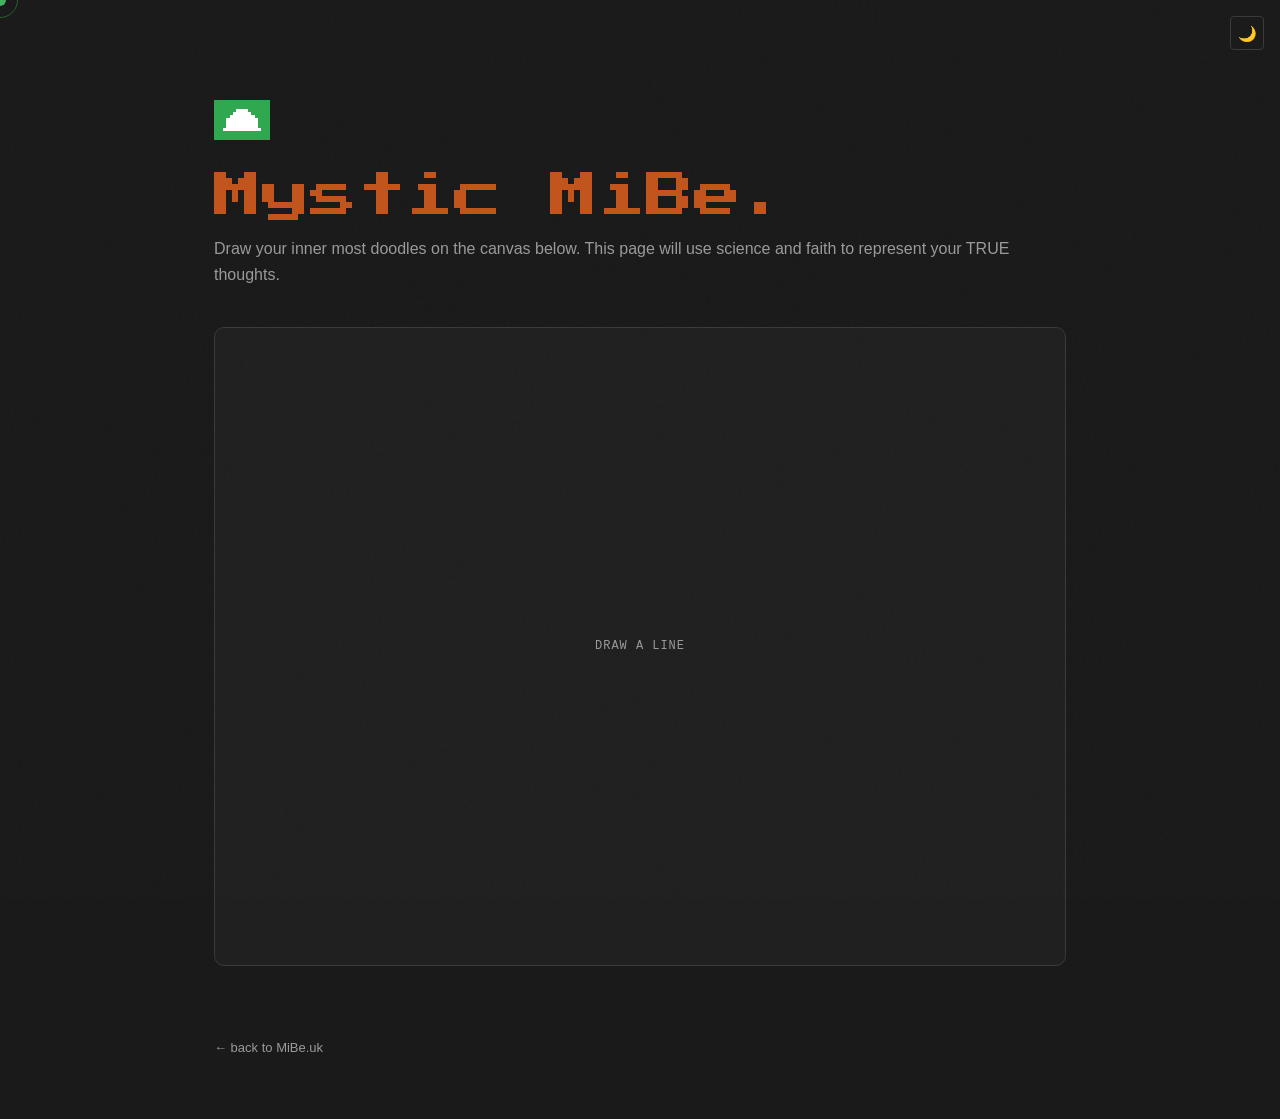
<file: doodle/index.html>
<!DOCTYPE html>
<html lang="en">
<head>
  <meta charset="UTF-8" />
  <meta name="viewport" content="width=device-width, initial-scale=1.0" />
  <title>Mystic MiBe. — MiBe.uk</title>
  <meta name="description" content="Draw a line. We'll take it from there." />
  <meta name="robots" content="noindex" />
  <link rel="icon" href="../mibe-mark.svg" type="image/svg+xml" />
  <link rel="preconnect" href="https://fonts.googleapis.com" />
  <link rel="preconnect" href="https://fonts.gstatic.com" crossorigin />
  <link href="https://fonts.googleapis.com/css2?family=Press+Start+2P&display=swap" rel="stylesheet" />
  <link rel="stylesheet" href="../style.css" />
  <script>
    // applied before first paint so the page never flashes the wrong theme
    (function () {
      if (localStorage.getItem('mibe-theme') === 'light') {
        document.documentElement.setAttribute('data-theme', 'light');
      }
    })();
  </script>
  <style>
    /* ─── DOODLE PAGE — page-scoped, not worth putting in the shared
       stylesheet since nothing else on the site needs it ─────── */
    .doodle-hero { max-width: 900px; }
    .doodle-hero .card-sub { max-width: none; }
    .doodle-box {
      position: relative;
      width: 100%;
      aspect-ratio: 4 / 3;
      background: var(--bg2);
      border: 1px solid var(--border);
      border-radius: 10px;
      overflow: hidden;
      opacity: 0;
      animation: fade-up 0.6s ease forwards 0.55s;
    }
    .doodle-box canvas {
      display: block;
      width: 100%;
      height: 100%;
      touch-action: none;
    }
    .doodle-hint {
      position: absolute;
      inset: 0;
      display: flex;
      align-items: center;
      justify-content: center;
      font-family: var(--font-mono);
      font-size: 12px;
      text-transform: uppercase;
      letter-spacing: 0.08em;
      color: var(--muted);
      pointer-events: none;
      transition: opacity 0.2s ease;
    }
    .doodle-caption {
      margin-top: 20px;
      min-height: 20px;
      font-family: var(--font-display);
      font-weight: 700;
      font-size: 15px;
      color: var(--orange);
      text-align: center;
      opacity: 0;
      transition: opacity 0.3s ease;
    }
    .doodle-caption.visible { opacity: 1; }
    .doodle-back {
      margin-top: 32px;
      font-family: var(--font-display);
      font-size: 13px;
      color: var(--muted);
      opacity: 0;
      animation: fade-up 0.6s ease forwards 0.7s;
    }
    .doodle-back a { color: var(--muted); }
    .doodle-back a:hover { color: var(--green); }
    .doodle-home-link {
      color: inherit;
      text-decoration: none;
    }
    .doodle-home-link:hover { text-decoration: none; }
    .card-mark-link {
      display: inline-block;
    }
  </style>
</head>
<body class="card-page">

  <!-- Custom cursor -->
  <div id="cursor"></div>
  <div id="cursor-ring"></div>

  <button class="theme-toggle card-theme-toggle" id="theme-toggle" type="button" aria-label="Switch to light theme">🌙</button>

  <main class="card-hero doodle-hero">
    <a href="../" class="doodle-home-link card-mark-link"><img src="../mibe-mark.svg" alt="MiBe.uk mark" class="card-mark" width="56" height="40" /></a>
    <h1 class="card-title"><a href="../" class="doodle-home-link">Mystic MiBe.</a></h1>
    <p class="card-sub">Draw your inner most doodles on the canvas below. This page will use science and faith to represent your TRUE thoughts.</p>

    <div class="doodle-box">
      <canvas id="doodle-canvas" width="560" height="420"></canvas>
      <p class="doodle-hint" id="doodle-hint">draw a line</p>
    </div>
    <p class="doodle-caption" id="doodle-caption"></p>

    <p class="doodle-back"><a href="../#facts">&larr; back to MiBe.uk</a></p>
  </main>

  <script>
    // ── THEME TOGGLE ───────────────────────────────────────────
    (function () {
      const STORAGE_KEY = 'mibe-theme';
      const root   = document.documentElement;
      const toggle = document.getElementById('theme-toggle');

      function reflect(theme) {
        if (theme === 'light') {
          toggle.textContent = '☀️';
          toggle.setAttribute('aria-label', 'Switch to dark theme');
        } else {
          toggle.textContent = '🌙';
          toggle.setAttribute('aria-label', 'Switch to light theme');
        }
      }

      reflect(root.getAttribute('data-theme') === 'light' ? 'light' : 'dark');

      toggle.addEventListener('click', () => {
        const next = root.getAttribute('data-theme') === 'light' ? 'dark' : 'light';
        if (next === 'light') {
          root.setAttribute('data-theme', 'light');
        } else {
          root.removeAttribute('data-theme');
        }
        localStorage.setItem(STORAGE_KEY, next);
        reflect(next);
      });
    })();

    // ── CURSOR ─────────────────────────────────────────────────
    const cursor = document.getElementById('cursor');
    const ring   = document.getElementById('cursor-ring');
    let mx = 0, my = 0, rx = 0, ry = 0;
    document.addEventListener('mousemove', e => {
      mx = e.clientX; my = e.clientY;
      cursor.style.left = mx + 'px';
      cursor.style.top  = my + 'px';
    });
    function animateRing() {
      rx += (mx - rx) * 0.12;
      ry += (my - ry) * 0.12;
      ring.style.left = rx + 'px';
      ring.style.top  = ry + 'px';
      requestAnimationFrame(animateRing);
    }
    animateRing();

    // hide cursor on mobile
    const isTouch = 'ontouchstart' in window;
    if (isTouch) {
      cursor.style.display = 'none';
      ring.style.display   = 'none';
      document.body.style.cursor = 'auto';
    }

    // ── DOODLE ─────────────────────────────────────────────────
    // Whatever you draw morphs, point-for-point, into the same fixed
    // crude doodle every time — the joke is that it doesn't matter what
    // you drew, it was always going to end up here.
    (function () {
      const canvas  = document.getElementById('doodle-canvas');
      const ctx     = canvas.getContext('2d');
      const hint    = document.getElementById('doodle-hint');
      const caption = document.getElementById('doodle-caption');

      const CAPTIONS = [
        'Ta-da.',
        'Some things never change.',
        'You did that, not us.',
        'Groundbreaking work.',
        'Peak GCSE Food Technology energy.',
        'We should all be ashamed.',
        'A modern classic.',
        'Every single time.',
      ];

      const MIN_DRAG_PX = 30;
      const WAIT_MS     = 2000;
      const REVEAL_MS   = 2400;
      const SHOW_MS     = 1800;
      const FADE_MS     = 300;

      let state = 'idle'; // idle | drawing | waiting | revealing | shown | fading
      let strokes = []; // completed strokes this round, each an array of {x,y}
      let points = [];  // the in-progress stroke
      let raf = null;
      let waitTimer = null;
      let particles = [];

      function css(name) {
        return getComputedStyle(document.documentElement).getPropertyValue(name).trim();
      }

      function fitCanvas() {
        const dpr  = window.devicePixelRatio || 1;
        const rect = canvas.getBoundingClientRect();
        canvas.width  = rect.width * dpr;
        canvas.height = rect.height * dpr;
        ctx.setTransform(dpr, 0, 0, dpr, 0, 0);
        render();
      }
      window.addEventListener('resize', fitCanvas);

      function getPos(e) {
        const rect = canvas.getBoundingClientRect();
        const t = e.touches && e.touches[0] ? e.touches[0] : e;
        return { x: t.clientX - rect.left, y: t.clientY - rect.top };
      }

      function clear() {
        const rect = canvas.getBoundingClientRect();
        ctx.clearRect(0, 0, rect.width, rect.height);
      }

      function drawStrokePath(pts, opacity) {
        if (pts.length < 2 || opacity <= 0) return;
        ctx.save();
        ctx.globalAlpha = opacity;
        ctx.strokeStyle = css('--muted');
        ctx.lineWidth = 3;
        ctx.lineCap = 'round';
        ctx.lineJoin = 'round';
        ctx.beginPath();
        ctx.moveTo(pts[0].x, pts[0].y);
        for (let i = 1; i < pts.length; i++) ctx.lineTo(pts[i].x, pts[i].y);
        ctx.stroke();
        ctx.restore();
      }

      // ── THE SHAPE ──────────────────────────────────────────────
      // Fixed, hand-wobbly outline — same reference site's actual trick:
      // it doesn't matter what you drew or where. It always self-draws
      // the exact same crude doodle, roughly centered, ignoring your line.
      function buildShapePoints() {
        const pts = [];
        let i = 0;
        function push(x, y) {
          // deterministic "hand-drawn" wobble — fixed per point index, so
          // the doodle looks organic but is identical every time it plays
          const n1 = Math.sin(i * 12.9898) * 43758.5453;
          const n2 = Math.sin(i * 78.233) * 12543.231;
          const j1 = (n1 - Math.floor(n1) - 0.5) * 3.4;
          const j2 = (n2 - Math.floor(n2) - 0.5) * 3.4;
          pts.push({ x: x + j1, y: y + j2 });
          i++;
        }

        const shaftLen = 92, halfW = 17, ballR = 20, ballDX = -9, ballDY = 23;

        for (let s = 0; s <= 10; s++) push(shaftLen * (s / 10), -halfW);
        for (let s = 0; s <= 14; s++) {
          const a = -Math.PI / 2 + Math.PI * (s / 14);
          push(shaftLen + halfW * Math.cos(a), halfW * Math.sin(a));
        }
        for (let s = 0; s <= 10; s++) push(shaftLen * (1 - s / 10), halfW);
        for (let s = 0; s <= 20; s++) {
          const a = -0.5 + 6.0 * (s / 20);
          push(ballDX + ballR * Math.cos(a), ballDY + ballR * Math.sin(a));
        }
        for (let s = 0; s <= 20; s++) {
          const a = -0.5 + 6.0 * (s / 20);
          push(ballDX + ballR * Math.cos(a), -(ballDY + ballR * Math.sin(a)));
        }
        return pts;
      }
      const SHAPE = buildShapePoints();
      const SHAPE_BOUNDS = (() => {
        let minX = Infinity, minY = Infinity, maxX = -Infinity, maxY = -Infinity;
        SHAPE.forEach((p) => {
          minX = Math.min(minX, p.x); maxX = Math.max(maxX, p.x);
          minY = Math.min(minY, p.y); maxY = Math.max(maxY, p.y);
        });
        return { minX, minY, maxX, maxY, w: maxX - minX, h: maxY - minY };
      })();

      // center of a stroke's own bounding box — each stroke gets its own
      // shape, positioned where that particular line was drawn
      function boundsCenter(pts) {
        let minX = Infinity, minY = Infinity, maxX = -Infinity, maxY = -Infinity;
        pts.forEach((p) => {
          minX = Math.min(minX, p.x); maxX = Math.max(maxX, p.x);
          minY = Math.min(minY, p.y); maxY = Math.max(maxY, p.y);
        });
        return { x: (minX + maxX) / 2, y: (minY + maxY) / 2 };
      }

      // where/how big to draw one shape instance, centered on the given
      // point — shrinks a bit once there's more than one, so several
      // shapes can sit on the canvas without swallowing it whole
      function shapeTransformAt(center) {
        const rect = canvas.getBoundingClientRect();
        const sizeFactor = strokes.length > 1 ? 0.55 : 1;
        const scale = (rect.height * 0.5 * sizeFactor) / SHAPE_BOUNDS.h;
        return {
          scale,
          ox: center.x - ((SHAPE_BOUNDS.minX + SHAPE_BOUNDS.maxX) / 2) * scale,
          oy: center.y - ((SHAPE_BOUNDS.minY + SHAPE_BOUNDS.maxY) / 2) * scale,
        };
      }

      // draws the fixed shape up to a fraction of its full path (for the
      // self-tracing reveal), with a little pen-tip dot at the leading edge
      function drawShapePath(tf, fraction, opacity, withTip) {
        if (opacity <= 0) return;
        const segments = SHAPE.length - 1;
        const progress = Math.max(0, Math.min(1, fraction)) * segments;
        const idx = Math.floor(progress);
        const frac = progress - idx;

        ctx.save();
        ctx.globalAlpha = opacity;
        ctx.translate(tf.ox, tf.oy);
        ctx.scale(tf.scale, tf.scale);
        ctx.strokeStyle = css('--green');
        ctx.lineWidth = 3 / tf.scale;
        ctx.lineJoin = 'round';
        ctx.lineCap = 'round';

        ctx.beginPath();
        ctx.moveTo(SHAPE[0].x, SHAPE[0].y);
        for (let s = 1; s <= idx; s++) ctx.lineTo(SHAPE[s].x, SHAPE[s].y);
        let tipX = SHAPE[idx].x, tipY = SHAPE[idx].y;
        if (idx < segments) {
          tipX = SHAPE[idx].x + (SHAPE[idx + 1].x - SHAPE[idx].x) * frac;
          tipY = SHAPE[idx].y + (SHAPE[idx + 1].y - SHAPE[idx].y) * frac;
          ctx.lineTo(tipX, tipY);
        }
        ctx.stroke();

        if (withTip && fraction < 1) {
          ctx.fillStyle = css('--green');
          ctx.beginPath();
          ctx.arc(tipX, tipY, 3.5 / tf.scale, 0, Math.PI * 2);
          ctx.fill();
        }
        ctx.restore();
      }

      // resample an arbitrary polyline to exactly n points, evenly spaced
      // by arc length, so it can be morphed point-for-point against the
      // (also n-point) target shape
      function resamplePath(pts, n) {
        const cum = [0];
        for (let i = 1; i < pts.length; i++) {
          cum.push(cum[i - 1] + Math.hypot(pts[i].x - pts[i - 1].x, pts[i].y - pts[i - 1].y));
        }
        const total = cum[cum.length - 1] || 1;
        const out = [];
        let seg = 0;
        for (let i = 0; i < n; i++) {
          const target = (total * i) / (n - 1);
          while (seg < cum.length - 2 && cum[seg + 1] < target) seg++;
          const segLen = cum[seg + 1] - cum[seg] || 1;
          const localT = (target - cum[seg]) / segLen;
          const p0 = pts[seg], p1 = pts[seg + 1] || pts[seg];
          out.push({ x: p0.x + (p1.x - p0.x) * localT, y: p0.y + (p1.y - p0.y) * localT });
        }
        return out;
      }

      function easeInOutCubic(x) {
        return x < 0.5 ? 4 * x * x * x : 1 - Math.pow(-2 * x + 2, 3) / 2;
      }

      function drawMorphLine(current, opacity) {
        if (opacity <= 0) return;
        ctx.save();
        ctx.globalAlpha = opacity;
        ctx.strokeStyle = css('--green');
        ctx.lineWidth = 3;
        ctx.lineJoin = 'round';
        ctx.lineCap = 'round';
        ctx.beginPath();
        ctx.moveTo(current[0].x, current[0].y);
        for (let i = 1; i < current.length; i++) ctx.lineTo(current[i].x, current[i].y);
        ctx.stroke();
        ctx.restore();
      }

      function spawnParticlesAt(tf) {
        const cx = tf.ox + ((SHAPE_BOUNDS.minX + SHAPE_BOUNDS.maxX) / 2) * tf.scale;
        const cy = tf.oy + ((SHAPE_BOUNDS.minY + SHAPE_BOUNDS.maxY) / 2) * tf.scale;
        const n = strokes.length > 1 ? 8 : 14;
        for (let i = 0; i < n; i++) {
          const angle = Math.random() * Math.PI * 2;
          const speed = 40 + Math.random() * 90;
          particles.push({
            x: cx, y: cy,
            vx: Math.cos(angle) * speed,
            vy: Math.sin(angle) * speed,
            r: 1.5 + Math.random() * 2.5,
            color: Math.random() < 0.5 ? css('--green') : css('--orange'),
          });
        }
      }

      function drawParticles(t) {
        const dt = (REVEAL_MS * t) / 1000;
        const alpha = Math.max(0, 1 - t * 1.3);
        if (alpha <= 0) return;
        ctx.save();
        particles.forEach((p) => {
          ctx.globalAlpha = alpha;
          ctx.fillStyle = p.color;
          ctx.beginPath();
          ctx.arc(p.x + p.vx * dt, p.y + p.vy * dt, p.r, 0, Math.PI * 2);
          ctx.fill();
        });
        ctx.restore();
      }

      // idle/drawing/waiting render — every completed stroke so far, plus
      // the one currently being drawn if there is one
      function render() {
        clear();
        strokes.forEach((s) => drawStrokePath(s, 1));
        if (state === 'drawing') drawStrokePath(points, 1);
      }

      let lastItems = null;

      function runReveal() {
        // each stroke morphs, point-for-point, into its own copy of the
        // shape, positioned on that stroke's own bounding-box center — so
        // n lines drawn become n shapes rather than one merged path
        const n = SHAPE.length;
        const items = strokes.map((strokePts) => {
          const tf = shapeTransformAt(boundsCenter(strokePts));
          const userPts = resamplePath(strokePts, n);
          const targetPts = SHAPE.map((p) => ({
            x: tf.ox + p.x * tf.scale,
            y: tf.oy + p.y * tf.scale,
          }));
          return { tf, userPts, targetPts, current: userPts.map((p) => ({ ...p })) };
        });
        lastItems = items;

        particles = [];
        items.forEach((it) => spawnParticlesAt(it.tf));

        const start = performance.now();

        function frame(now) {
          const t = Math.min(1, (now - start) / REVEAL_MS);
          const eased = easeInOutCubic(t);

          clear();
          items.forEach((it) => {
            for (let i = 0; i < n; i++) {
              it.current[i].x = it.userPts[i].x + (it.targetPts[i].x - it.userPts[i].x) * eased;
              it.current[i].y = it.userPts[i].y + (it.targetPts[i].y - it.userPts[i].y) * eased;
            }
            drawMorphLine(it.current, 1);
          });
          drawParticles(t);

          if (t < 1) {
            raf = requestAnimationFrame(frame);
          } else {
            state = 'shown';
            showCaption();
            setTimeout(fadeOutAndReset, SHOW_MS);
          }
        }
        raf = requestAnimationFrame(frame);
      }

      function showCaption() {
        caption.textContent = CAPTIONS[Math.floor(Math.random() * CAPTIONS.length)];
        caption.classList.add('visible');
      }

      function fadeOutAndReset() {
        if (state !== 'shown') return;
        state = 'fading';
        caption.classList.remove('visible');

        const items = lastItems || [];
        const start = performance.now();

        function frame(now) {
          const t = Math.min(1, (now - start) / FADE_MS);
          clear();
          items.forEach((it) => drawShapePath(it.tf, 1, 1 - t, false));

          if (t < 1) {
            raf = requestAnimationFrame(frame);
          } else {
            resetToIdle();
          }
        }
        raf = requestAnimationFrame(frame);
      }

      function resetToIdle() {
        if (raf) cancelAnimationFrame(raf);
        if (waitTimer) { clearTimeout(waitTimer); waitTimer = null; }
        state = 'idle';
        strokes = [];
        points = [];
        particles = [];
        clear();
        hint.style.opacity = '1';
      }

      // (re)starts the 2s no-input countdown — fires the reveal if nothing
      // else gets drawn before it elapses
      function scheduleReveal() {
        if (waitTimer) clearTimeout(waitTimer);
        waitTimer = setTimeout(() => {
          waitTimer = null;
          if (state !== 'waiting') return;
          state = 'revealing';
          runReveal();
        }, WAIT_MS);
      }

      function pointerDown(e) {
        if (state === 'shown' || state === 'fading') {
          if (raf) cancelAnimationFrame(raf);
          resetToIdle();
          return; // this click just dismisses — draw again on the next one
        }
        if (state !== 'idle' && state !== 'waiting') return;
        if (waitTimer) { clearTimeout(waitTimer); waitTimer = null; }
        state = 'drawing';
        hint.style.opacity = '0';
        points = [getPos(e)];
        render();
      }

      function pointerMove(e) {
        if (state !== 'drawing') return;
        points.push(getPos(e));
        render();
      }

      function pointerUp() {
        if (state !== 'drawing') return;
        const p0 = points[0];
        const p1 = points[points.length - 1];
        const dist = Math.hypot(p1.x - p0.x, p1.y - p0.y);
        if (points.length >= 2 && dist >= MIN_DRAG_PX) {
          strokes.push(points);
        }
        points = [];

        if (strokes.length === 0) {
          resetToIdle();
          return;
        }
        state = 'waiting';
        render();
        scheduleReveal();
      }

      canvas.addEventListener('pointerdown', pointerDown);
      canvas.addEventListener('pointermove', pointerMove);
      window.addEventListener('pointerup', pointerUp);
      canvas.addEventListener('touchstart', (e) => e.preventDefault(), { passive: false });
      canvas.addEventListener('touchmove', (e) => e.preventDefault(), { passive: false });

      fitCanvas();
    })();
  </script>
</body>
</html>
</file>
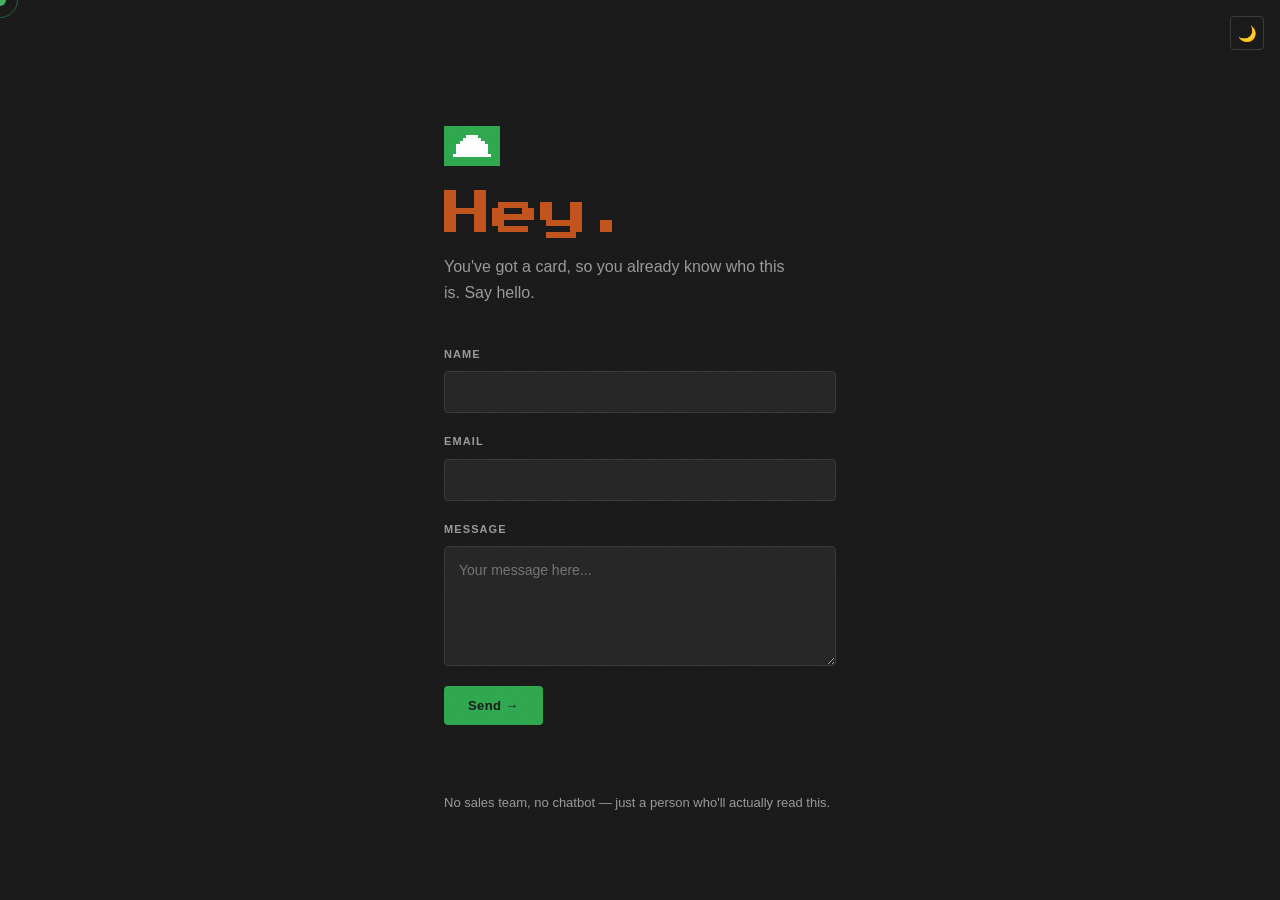
<file: hello/index.html>
<!DOCTYPE html>
<html lang="en">
<head>
  <meta charset="UTF-8" />
  <meta name="viewport" content="width=device-width, initial-scale=1.0" />
  <title>Say hello — MiBe.uk</title>
  <meta name="description" content="Got a MiBe.uk card? Say hello." />
  <meta name="robots" content="noindex" />
  <link rel="icon" href="../mibe-mark.svg" type="image/svg+xml" />
  <link rel="preconnect" href="https://fonts.googleapis.com" />
  <link rel="preconnect" href="https://fonts.gstatic.com" crossorigin />
  <link href="https://fonts.googleapis.com/css2?family=Press+Start+2P&display=swap" rel="stylesheet" />
  <link rel="stylesheet" href="../style.css" />
  <script>
    // applied before first paint so the page never flashes the wrong theme
    (function () {
      if (localStorage.getItem('mibe-theme') === 'light') {
        document.documentElement.setAttribute('data-theme', 'light');
      }
    })();
  </script>
</head>
<body class="card-page">

  <!-- Custom cursor -->
  <div id="cursor"></div>
  <div id="cursor-ring"></div>

  <button class="theme-toggle card-theme-toggle" id="theme-toggle" type="button" aria-label="Switch to light theme">🌙</button>

  <main class="card-hero">
    <img src="../mibe-mark.svg" alt="MiBe.uk mark" class="card-mark" width="56" height="40" />
    <h1 class="card-title">Hey.</h1>
    <p class="card-sub">You've got a card, so you already know who this is. Say hello.</p>

    <form class="contact-form card-form" id="contact-form">
      <div class="form-row">
        <label for="cf-name">Name</label>
        <input type="text" id="cf-name" name="name" autocomplete="name" required maxlength="120" />
      </div>
      <div class="form-row">
        <label for="cf-email">Email</label>
        <input type="email" id="cf-email" name="email" autocomplete="email" required maxlength="200" />
      </div>
      <div class="form-row">
        <label for="cf-message">Message</label>
        <textarea id="cf-message" name="message" required maxlength="4000" placeholder="Your message here..."></textarea>
      </div>

      <!-- lets card-sourced enquiries be told apart from the main site's
           contact form on arrival — attribution by channel, not tracking -->
      <input type="hidden" id="cf-source" name="source" value="card" />

      <!-- honeypot: left open for bots, hidden from real users and screen readers -->
      <div class="form-hp" aria-hidden="true">
        <label for="cf-website">Website</label>
        <input type="text" id="cf-website" name="website" tabindex="-1" autocomplete="off" />
      </div>
      <input type="hidden" id="cf-loaded-at" name="loadedAt" />

      <button type="submit" class="btn btn-primary" id="cf-submit">Send →</button>
      <p class="form-status" id="cf-status" role="status" aria-live="polite"></p>
    </form>

    <p class="card-footnote">No sales team, no chatbot — just a person who'll actually read this.</p>
  </main>

  <script>
    // ── THEME TOGGLE ───────────────────────────────────────────
    (function () {
      const STORAGE_KEY = 'mibe-theme';
      const root   = document.documentElement;
      const toggle = document.getElementById('theme-toggle');

      function reflect(theme) {
        if (theme === 'light') {
          toggle.textContent = '☀️';
          toggle.setAttribute('aria-label', 'Switch to dark theme');
        } else {
          toggle.textContent = '🌙';
          toggle.setAttribute('aria-label', 'Switch to light theme');
        }
      }

      reflect(root.getAttribute('data-theme') === 'light' ? 'light' : 'dark');

      toggle.addEventListener('click', () => {
        const next = root.getAttribute('data-theme') === 'light' ? 'dark' : 'light';
        if (next === 'light') {
          root.setAttribute('data-theme', 'light');
        } else {
          root.removeAttribute('data-theme');
        }
        localStorage.setItem(STORAGE_KEY, next);
        reflect(next);
      });
    })();

    // ── CURSOR ─────────────────────────────────────────────────
    const cursor = document.getElementById('cursor');
    const ring   = document.getElementById('cursor-ring');
    let mx = 0, my = 0, rx = 0, ry = 0;
    document.addEventListener('mousemove', e => {
      mx = e.clientX; my = e.clientY;
      cursor.style.left = mx + 'px';
      cursor.style.top  = my + 'px';
    });
    function animateRing() {
      rx += (mx - rx) * 0.12;
      ry += (my - ry) * 0.12;
      ring.style.left = rx + 'px';
      ring.style.top  = ry + 'px';
      requestAnimationFrame(animateRing);
    }
    animateRing();

    // hide cursor on mobile
    if ('ontouchstart' in window) {
      cursor.style.display = 'none';
      ring.style.display   = 'none';
      document.body.style.cursor = 'auto';
    }

    // ── CONTACT FORM ───────────────────────────────────────────
    (function () {
      const WORKER_URL           = 'https://mibe-contact-form.mikey-a2c.workers.dev/';
      const MIN_FILL_MS          = 3000;  // faster than this and no human read the page
      const RESUBMIT_COOLDOWN_MS = 30000;

      const form           = document.getElementById('contact-form');
      const status         = document.getElementById('cf-status');
      const submitBtn      = document.getElementById('cf-submit');
      const loadedAtField  = document.getElementById('cf-loaded-at');
      const honeypot       = document.getElementById('cf-website');
      const sourceField    = document.getElementById('cf-source');

      loadedAtField.value = Date.now();

      function setStatus(msg, kind) {
        status.textContent = msg;
        status.className = 'form-status' + (kind ? ' ' + kind : '');
      }

      form.addEventListener('submit', async (e) => {
        e.preventDefault();

        // honeypot tripped — only a bot would have filled a field that's
        // hidden from real users. Pretend it worked so it doesn't learn
        // to leave the field blank next time.
        if (honeypot.value.trim() !== '') {
          form.reset();
          loadedAtField.value = Date.now();
          setStatus("Message sent. Thanks — expect a reply soon.", 'success');
          return;
        }

        // submitted faster than a human could plausibly read the page and
        // type a name, email and message
        if (Date.now() - parseInt(loadedAtField.value, 10) < MIN_FILL_MS) {
          form.reset();
          loadedAtField.value = Date.now();
          setStatus("Message sent. Thanks — expect a reply soon.", 'success');
          return;
        }

        const lastSubmit = parseInt(localStorage.getItem('mibe-contact-last-submit') || '0', 10);
        if (Date.now() - lastSubmit < RESUBMIT_COOLDOWN_MS) {
          setStatus('Already sent — give it a moment before sending another.', 'error');
          return;
        }

        const payload = {
          name:     document.getElementById('cf-name').value.trim(),
          email:    document.getElementById('cf-email').value.trim(),
          message:  document.getElementById('cf-message').value.trim(),
          website:  honeypot.value,
          loadedAt: parseInt(loadedAtField.value, 10),
          source:   sourceField.value,
        };

        submitBtn.disabled = true;
        setStatus('Sending…');

        try {
          const res = await fetch(WORKER_URL, {
            method: 'POST',
            headers: { 'Content-Type': 'application/json' },
            body: JSON.stringify(payload),
          });
          if (!res.ok) throw new Error('bad status');

          localStorage.setItem('mibe-contact-last-submit', String(Date.now()));
          form.reset();
          loadedAtField.value = Date.now();
          setStatus("Message sent. Thanks — expect a reply soon.", 'success');
        } catch (err) {
          setStatus('Something went wrong — email mikey@mibe.uk directly instead.', 'error');
        } finally {
          submitBtn.disabled = false;
        }
      });
    })();
  </script>
</body>
</html>
</file>
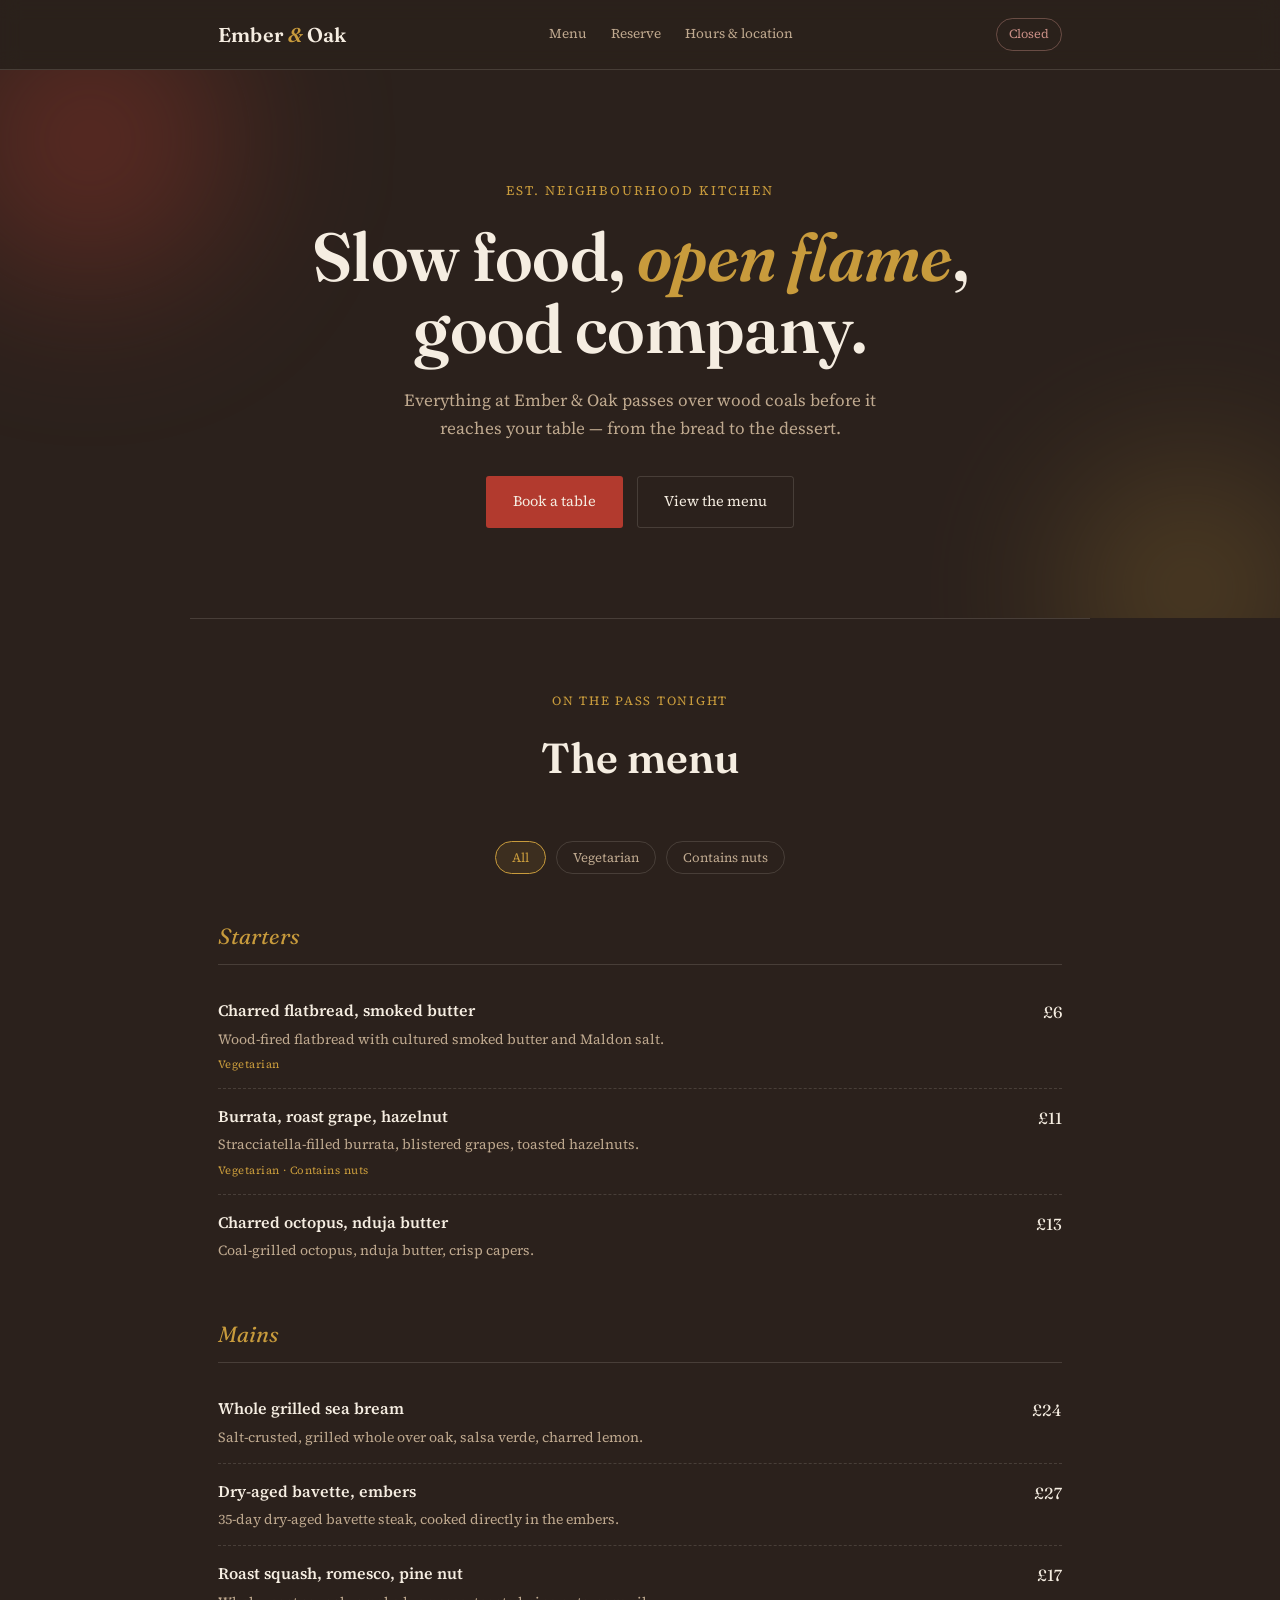
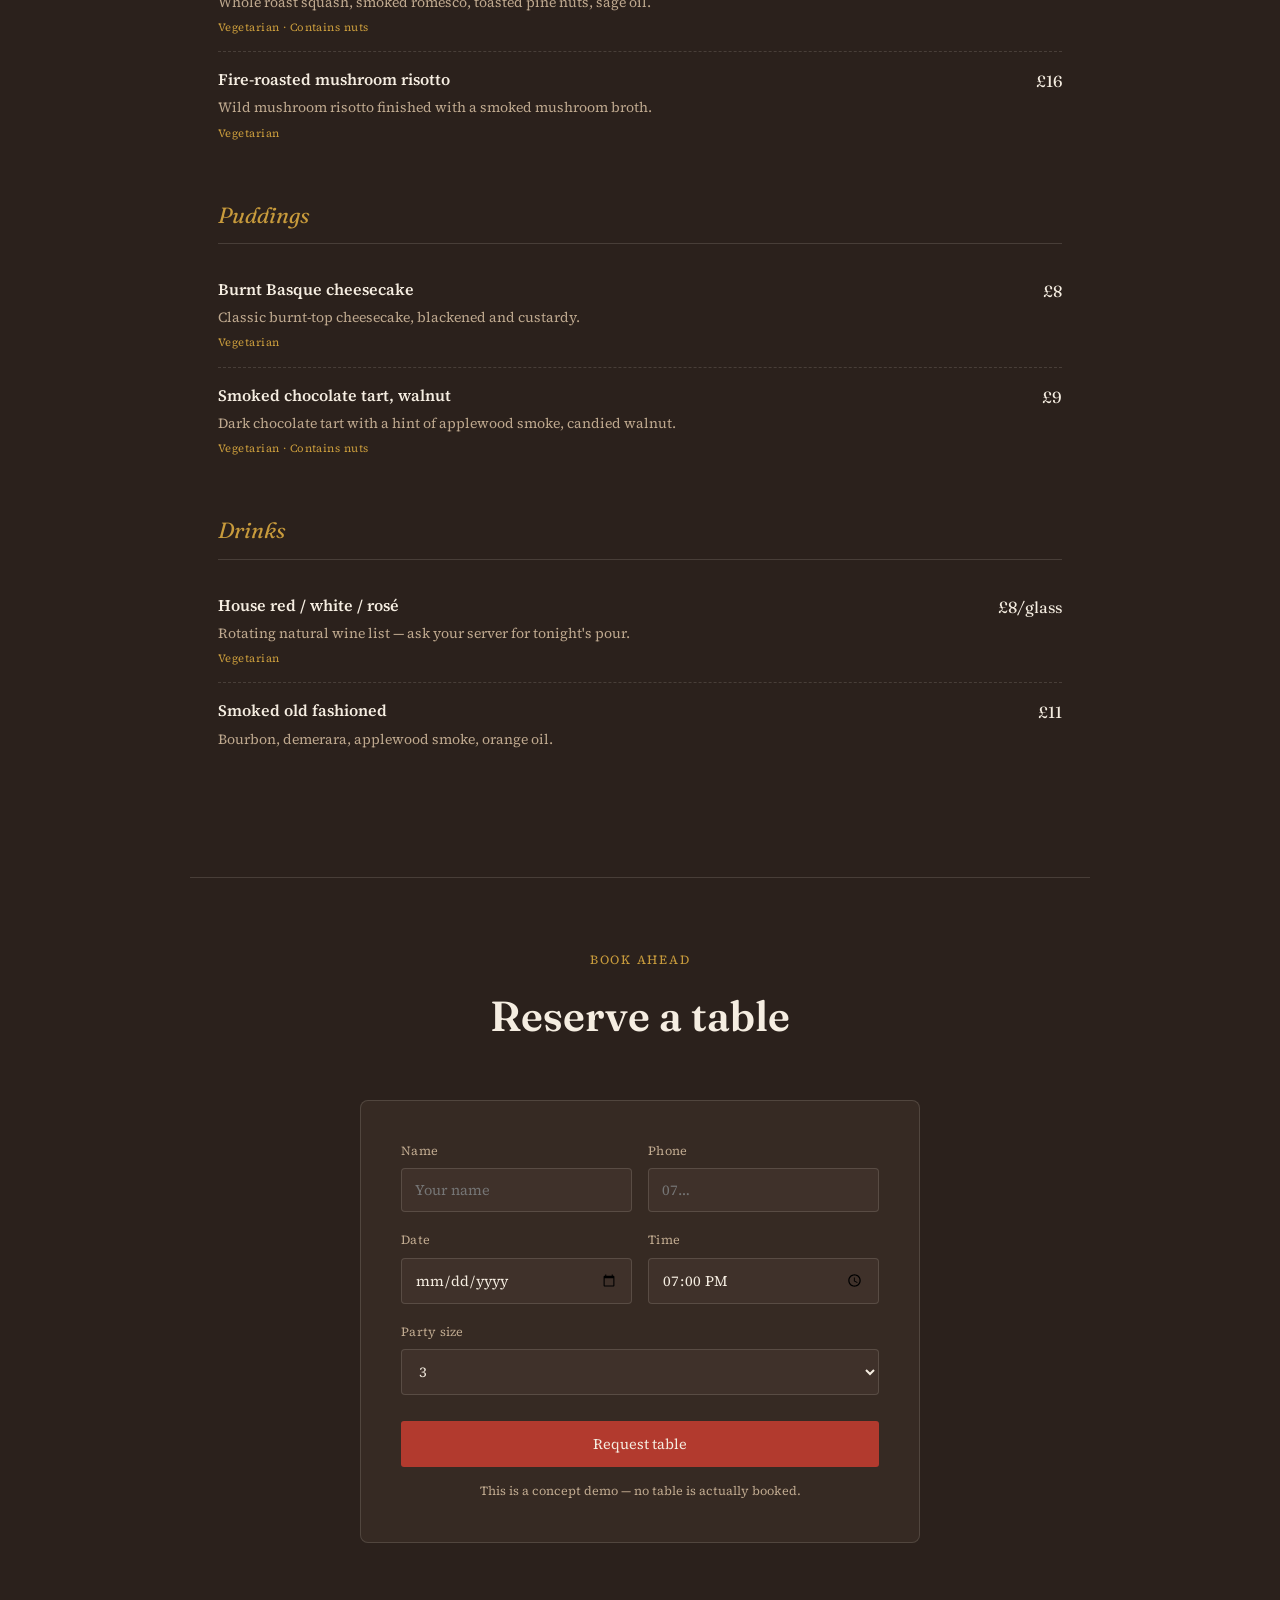
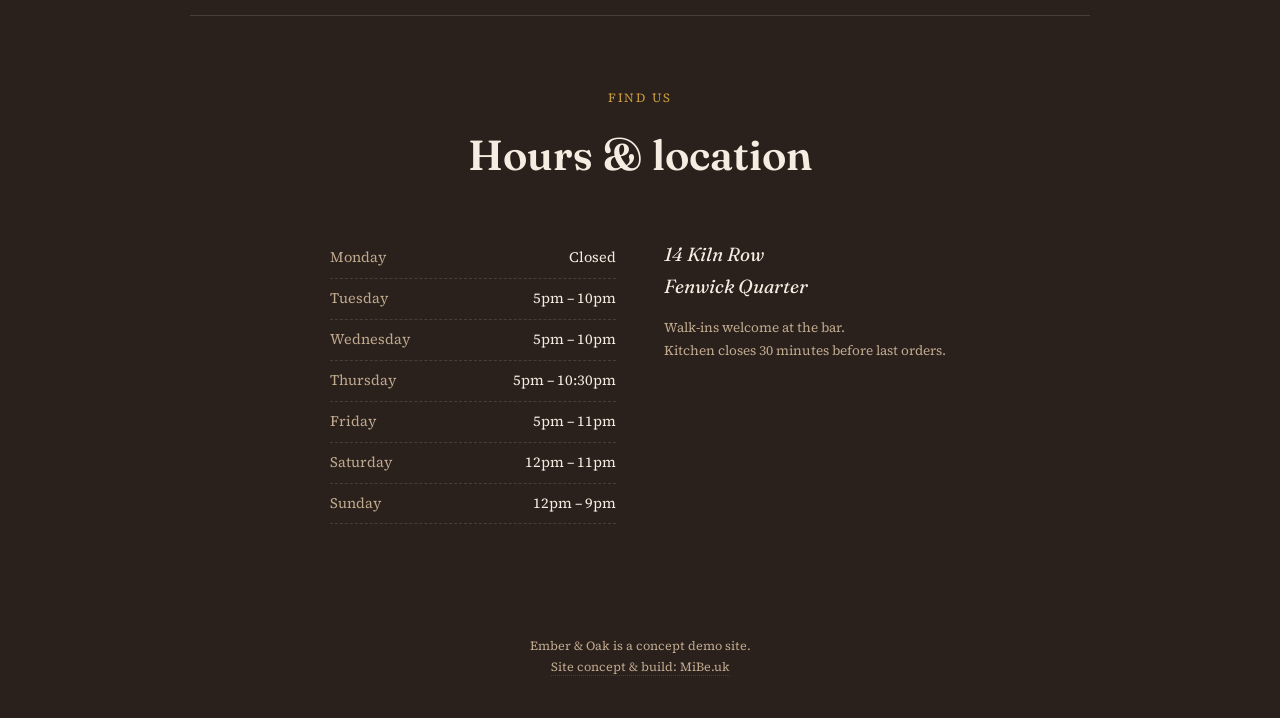
<file: projects/ember-oak/index.html>
<!DOCTYPE html>
<html lang="en">
<head>
  <meta charset="UTF-8" />
  <meta name="viewport" content="width=device-width, initial-scale=1.0" />
  <title>Ember &amp; Oak — Wood-fired neighbourhood restaurant</title>
  <meta name="description" content="Slow food, open flame, good company. Menu, hours, and reservations for Ember & Oak." />
  <link rel="preconnect" href="https://fonts.googleapis.com" />
  <link rel="preconnect" href="https://fonts.gstatic.com" crossorigin />
  <link href="https://fonts.googleapis.com/css2?family=Fraunces:ital,wght@0,500;0,600;1,500;1,600&family=Source+Serif+4:wght@400;600&display=swap" rel="stylesheet" />
  <link rel="stylesheet" href="styles.css" />
</head>
<body>

  <nav class="topbar">
    <div class="topbar-inner">
      <a href="#" class="wordmark">Ember <em>&amp;</em> Oak</a>
      <ul class="nav-links">
        <li><a href="#menu">Menu</a></li>
        <li><a href="#reserve">Reserve</a></li>
        <li><a href="#hours">Hours &amp; location</a></li>
      </ul>
      <span class="status-badge" id="statusBadge">—</span>
    </div>
  </nav>

  <header class="hero">
    <div class="wrap hero-inner">
      <div class="hero-eyebrow">Est. neighbourhood kitchen</div>
      <h1>Slow food, <em>open flame</em>,<br />good company.</h1>
      <p class="lede">Everything at Ember &amp; Oak passes over wood coals before it reaches your table — from the bread to the dessert.</p>
      <div class="hero-cta">
        <a href="#reserve" class="btn btn-solid">Book a table</a>
        <a href="#menu" class="btn btn-outline">View the menu</a>
      </div>
    </div>
  </header>

  <hr class="rule" />

  <section id="menu">
    <div class="wrap">
      <div class="section-head">
        <div class="section-eyebrow">On the pass tonight</div>
        <h2>The menu</h2>
      </div>

      <div class="filter-chips">
        <button class="chip active" data-filter="all">All</button>
        <button class="chip" data-filter="veg">Vegetarian</button>
        <button class="chip" data-filter="nuts">Contains nuts</button>
      </div>

      <div id="menuList"></div>
    </div>
  </section>

  <hr class="rule" />

  <section id="reserve">
    <div class="wrap">
      <div class="section-head">
        <div class="section-eyebrow">Book ahead</div>
        <h2>Reserve a table</h2>
      </div>

      <div id="upcomingBanner"></div>

      <div class="res-panel">
        <form id="resForm">
          <div class="form-row two">
            <div>
              <label for="resName">Name</label>
              <input type="text" id="resName" required placeholder="Your name" />
            </div>
            <div>
              <label for="resPhone">Phone</label>
              <input type="tel" id="resPhone" required placeholder="07…" />
            </div>
          </div>
          <div class="form-row two">
            <div>
              <label for="resDate">Date</label>
              <input type="date" id="resDate" required />
            </div>
            <div>
              <label for="resTime">Time</label>
              <input type="time" id="resTime" required value="19:00" />
            </div>
          </div>
          <div class="form-row">
            <label for="resParty">Party size</label>
            <select id="resParty">
              <option>1</option><option>2</option><option selected>3</option><option>4</option><option>5</option><option>6</option><option>7+</option>
            </select>
          </div>
          <button type="submit" class="btn btn-solid res-submit" id="resSubmitBtn">Request table</button>
          <p class="res-note">This is a concept demo — no table is actually booked.</p>
        </form>

        <div class="res-pending" id="resPending" style="display:none;">Checking availability…</div>

        <div class="res-confirm" id="resConfirm" style="display:none;">
          <h2 style="font-size:22px;">Table requested</h2>
          <p style="color:var(--muted);margin-top:10px;" id="resConfirmDetail"></p>
          <div class="ref" id="resRef"></div>
        </div>
      </div>
    </div>
  </section>

  <hr class="rule" />

  <section id="hours">
    <div class="wrap">
      <div class="section-head">
        <div class="section-eyebrow">Find us</div>
        <h2>Hours &amp; location</h2>
      </div>

      <div class="hours-grid">
        <div class="hours-list" id="hoursList"></div>
        <div class="address-block">
          14 Kiln Row<br />
          Fenwick Quarter
          <span class="small">Walk-ins welcome at the bar.<br />Kitchen closes 30 minutes before last orders.</span>
        </div>
      </div>
    </div>
  </section>

  <footer class="site-footer">
    Ember &amp; Oak is a concept demo site.
    <br />
    <a href="https://mibe.uk" class="mibe-credit" target="_blank" rel="noopener">Site concept &amp; build: MiBe.uk</a>
  </footer>

  <script src="app.js"></script>
</body>
</html>
</file>
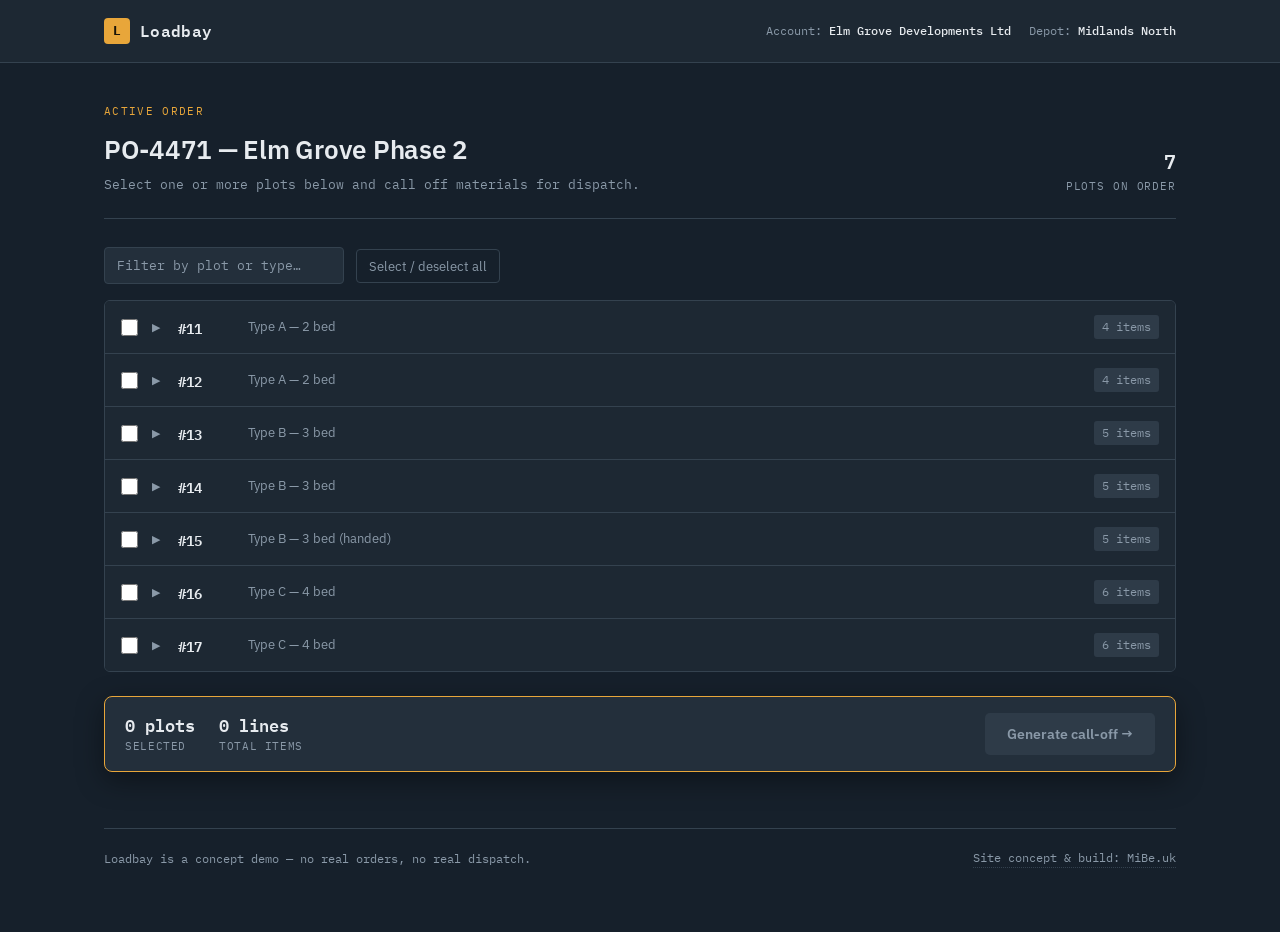
<file: projects/loadbay/index.html>
<!DOCTYPE html>
<html lang="en">
<head>
  <meta charset="UTF-8" />
  <meta name="viewport" content="width=device-width, initial-scale=1.0" />
  <title>Loadbay — Materials call-off &amp; dispatch</title>
  <meta name="description" content="Call off plots from an active order and generate a manufacturing reference and itemized packing slip." />
  <link rel="preconnect" href="https://fonts.googleapis.com" />
  <link rel="preconnect" href="https://fonts.gstatic.com" crossorigin />
  <link href="https://fonts.googleapis.com/css2?family=IBM+Plex+Mono:wght@400;500;600&family=IBM+Plex+Sans:wght@400;500;600&display=swap" rel="stylesheet" />
  <link rel="stylesheet" href="styles.css" />
</head>
<body>

  <header class="topbar">
    <div class="topbar-inner">
      <a href="index.html" class="logo">
        <span class="logo-mark">L</span>
        Loadbay
      </a>
      <div class="topbar-meta">
        <span>Account: <strong>Elm Grove Developments Ltd</strong></span>
        <span>Depot: <strong>Midlands North</strong></span>
      </div>
    </div>
  </header>

  <div class="wrap">

    <div class="order-header">
      <div>
        <div class="eyebrow">Active order</div>
        <h1><span id="orderRef"></span> — <span id="projectName"></span></h1>
        <div class="order-sub">Select one or more plots below and call off materials for dispatch.</div>
      </div>
      <div class="order-stats">
        <div class="order-stat">
          <div class="val" id="plotTotal"></div>
          <div class="lbl">Plots on order</div>
        </div>
      </div>
    </div>

    <div class="controls">
      <input type="text" id="search" class="search-input" placeholder="Filter by plot or type…" />
      <button class="select-all-btn" id="selectAllBtn">Select / deselect all</button>
    </div>

    <div class="plot-list" id="plotList"></div>

    <div class="basket">
      <div class="basket-info">
        <div>
          <div class="val"><span id="basketCount">0</span> plots</div>
          <div class="lbl">Selected</div>
        </div>
        <div>
          <div class="val"><span id="basketItems">0</span> lines</div>
          <div class="lbl">Total items</div>
        </div>
      </div>
      <button class="btn-generate" id="generateBtn" disabled>Generate call-off →</button>
    </div>

    <footer class="site-footer">
      <span>Loadbay is a concept demo — no real orders, no real dispatch.</span>
      <a href="https://mibe.uk" class="mibe-credit" target="_blank" rel="noopener">Site concept &amp; build: MiBe.uk</a>
    </footer>

  </div>

  <script src="app.js"></script>
</body>
</html>
</file>
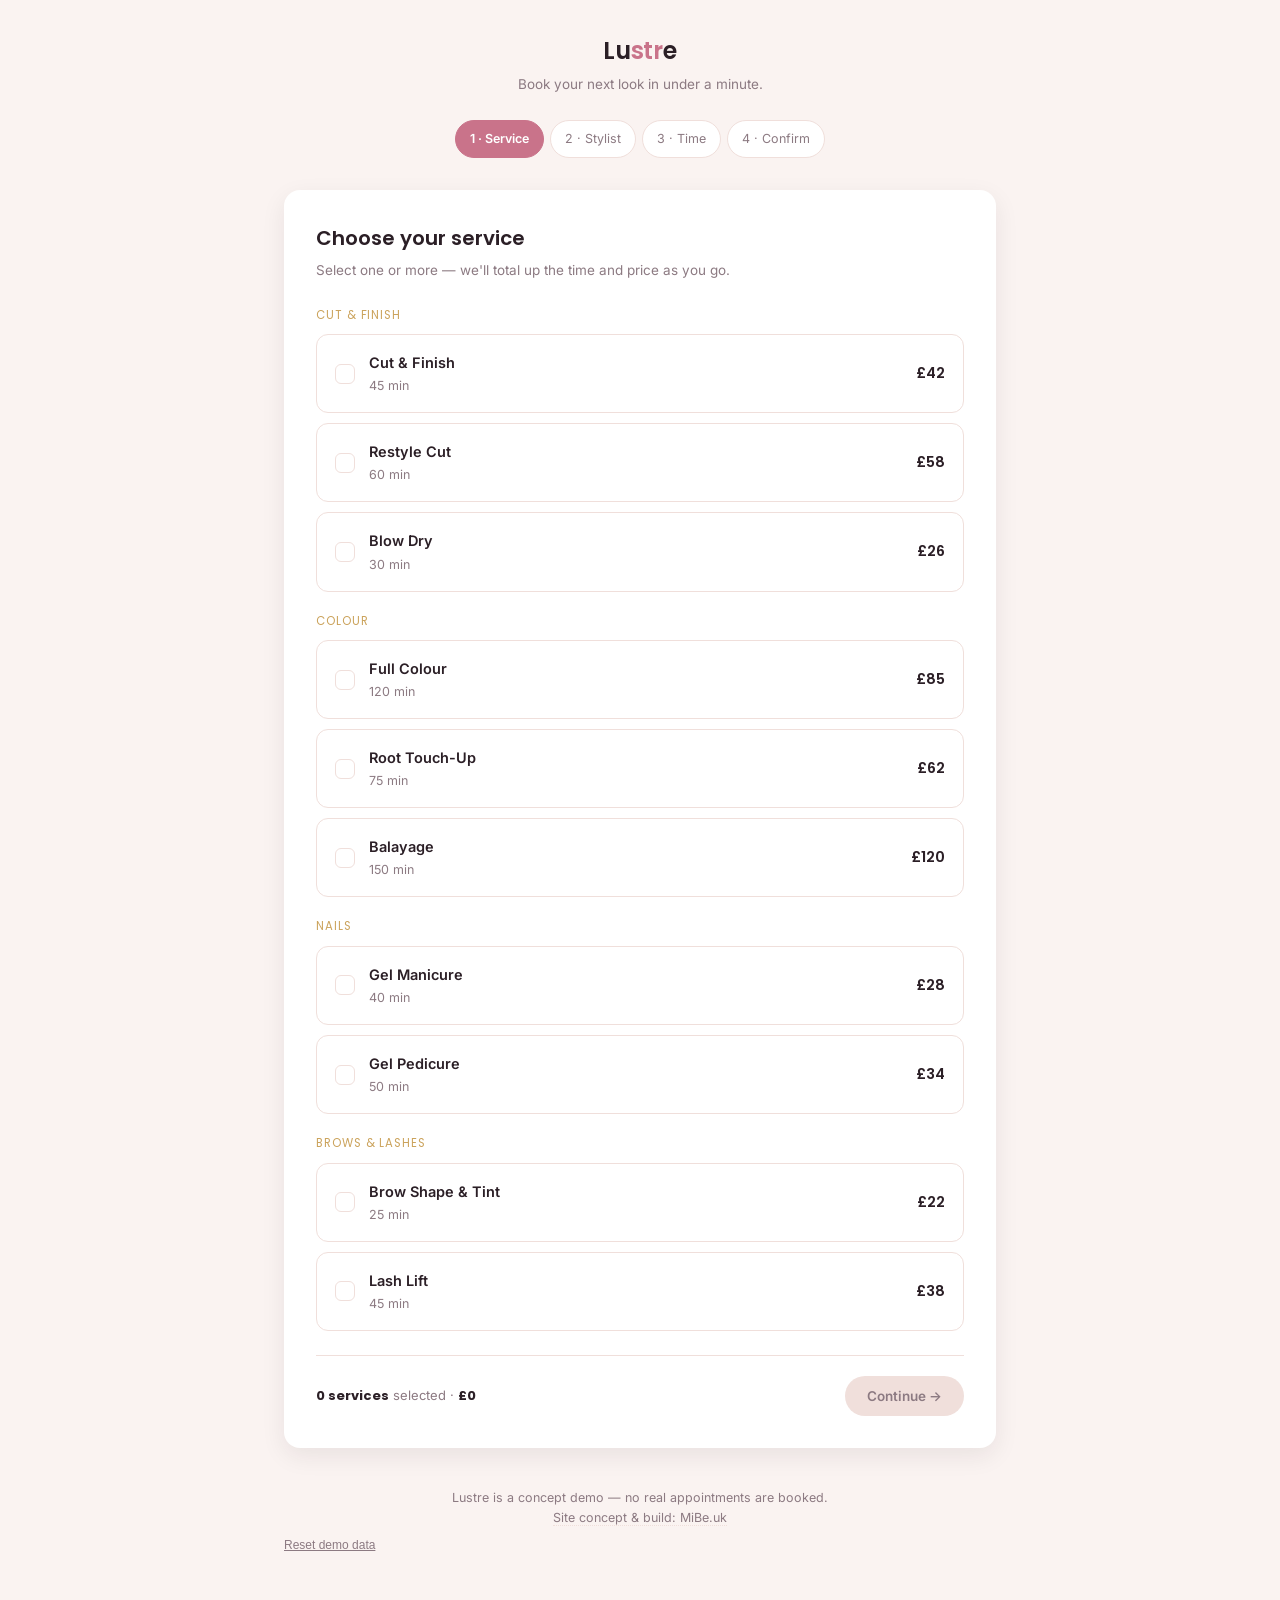
<file: projects/lustre/index.html>
<!DOCTYPE html>
<html lang="en">
<head>
  <meta charset="UTF-8" />
  <meta name="viewport" content="width=device-width, initial-scale=1.0" />
  <title>Lustre — Book your appointment</title>
  <meta name="description" content="Book a service at Lustre — pick a service, a stylist, and a time." />
  <link rel="preconnect" href="https://fonts.googleapis.com" />
  <link rel="preconnect" href="https://fonts.gstatic.com" crossorigin />
  <link href="https://fonts.googleapis.com/css2?family=Poppins:wght@500;600;700&family=Inter:wght@400;500;600&display=swap" rel="stylesheet" />
  <link rel="stylesheet" href="styles.css" />
</head>
<body>

  <div class="wrap">

    <header class="topbar">
      <a href="index.html" class="logo">Lu<span>str</span>e</a>
      <div class="tagline">Book your next look in under a minute.</div>
    </header>

    <div class="progress">
      <div class="progress-step active" data-step="1">1 · Service</div>
      <div class="progress-step" data-step="2">2 · Stylist</div>
      <div class="progress-step" data-step="3">3 · Time</div>
      <div class="progress-step" data-step="4">4 · Confirm</div>
    </div>

    <div class="card">

      <!-- STEP 1 — SERVICES -->
      <section class="step active" id="step-1">
        <h2>Choose your service</h2>
        <p class="step-sub">Select one or more — we'll total up the time and price as you go.</p>
        <div id="serviceList"></div>
        <div class="summary-bar">
          <div class="summary-info"><strong id="svcSummaryCount">0 services</strong> selected · <strong id="svcSummaryPrice">£0</strong></div>
          <div class="btn-row">
            <button class="btn btn-primary" id="toStep2" disabled>Continue →</button>
          </div>
        </div>
      </section>

      <!-- STEP 2 — STYLIST -->
      <section class="step" id="step-2">
        <h2>Choose your stylist</h2>
        <p class="step-sub">Or let us pick whoever's free first.</p>
        <div class="stylist-list" id="stylistList"></div>
        <div class="summary-bar">
          <div class="btn-row">
            <button class="btn btn-ghost" id="backTo1">← Back</button>
          </div>
          <div class="btn-row">
            <button class="btn btn-primary" id="toStep3" disabled>Continue →</button>
          </div>
        </div>
      </section>

      <!-- STEP 3 — DATE & TIME -->
      <section class="step" id="step-3">
        <h2>Choose your time</h2>
        <p class="step-sub">Times already booked in this demo are shown struck through.</p>
        <div class="day-tabs" id="dayTabs"></div>
        <div class="slot-grid" id="slotGrid"></div>
        <div class="summary-bar">
          <div class="btn-row">
            <button class="btn btn-ghost" id="backTo2">← Back</button>
          </div>
          <div class="btn-row">
            <button class="btn btn-primary" id="toStep4" disabled>Continue →</button>
          </div>
        </div>
      </section>

      <!-- STEP 4 — CONFIRM -->
      <section class="step" id="step-4">
        <div id="confirmView">
          <h2>Confirm your booking</h2>
          <p class="step-sub">Double check the details below.</p>
          <div class="confirm-list" id="confirmList"></div>
          <div class="confirm-total">
            <span>Total</span>
            <span id="confirmTotal">£0</span>
          </div>
          <div class="summary-bar">
            <div class="btn-row">
              <button class="btn btn-ghost" id="backTo3">← Back</button>
            </div>
            <div class="btn-row">
              <button class="btn btn-primary" id="confirmBtn">Confirm booking</button>
            </div>
          </div>
        </div>
        <div id="doneView" style="display:none;">
          <div class="done-state">
            <div class="done-icon">✓</div>
            <h2>You're booked in</h2>
            <p class="step-sub" id="doneSummary"></p>
            <div class="done-ref" id="doneRef"></div>
            <div class="summary-bar" style="justify-content:center;border-top:none;padding-top:24px;">
              <button class="btn btn-ghost" id="bookAnother">Book another appointment</button>
            </div>
          </div>
        </div>
      </section>

    </div>

    <footer class="site-footer">
      Lustre is a concept demo — no real appointments are booked.
      <br />
      <a href="https://mibe.uk" class="mibe-credit" target="_blank" rel="noopener">Site concept &amp; build: MiBe.uk</a>
      <br />
      <button class="reset-link" id="resetDemo">Reset demo data</button>
    </footer>

  </div>

  <script src="app.js"></script>
</body>
</html>
</file>
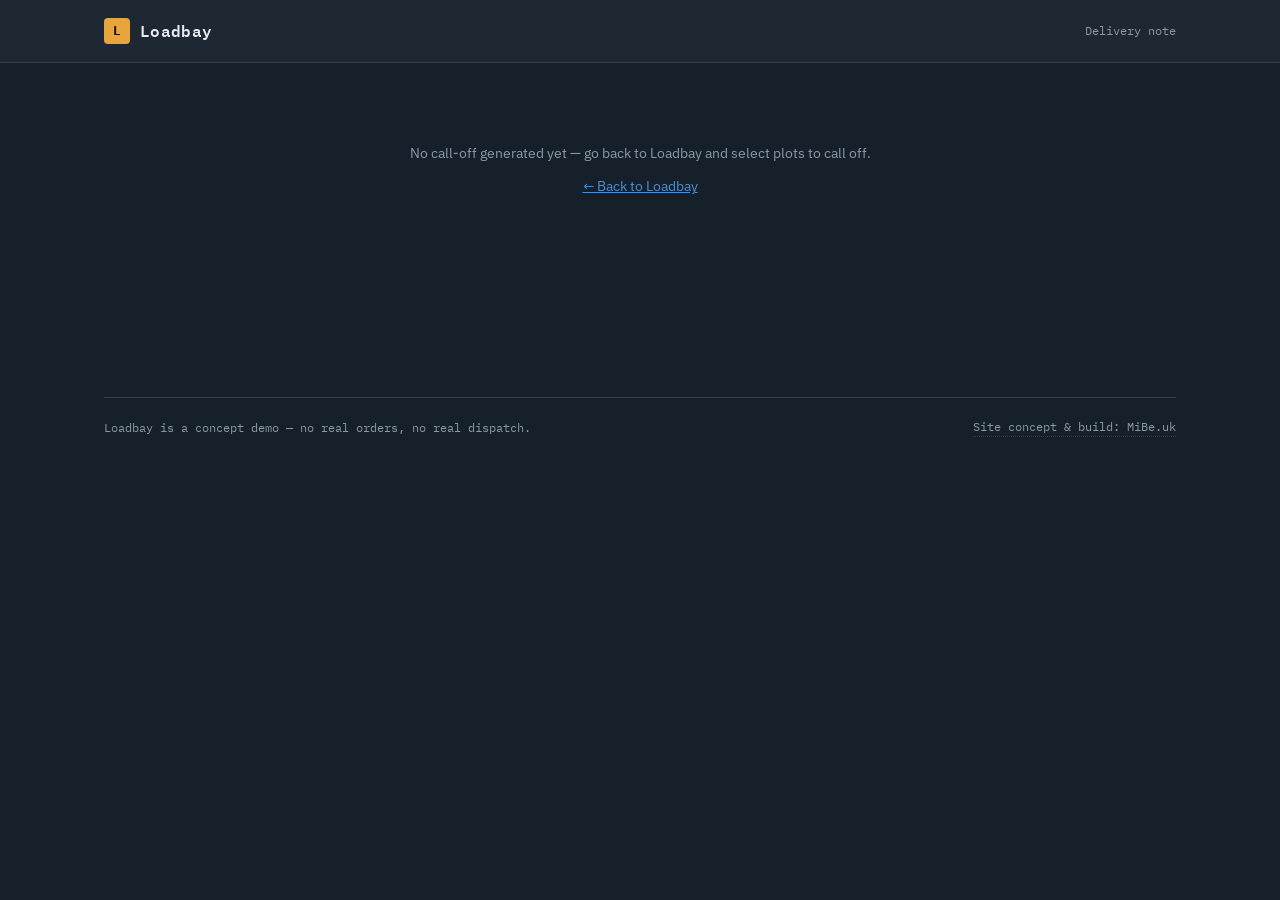
<file: projects/loadbay/slip.html>
<!DOCTYPE html>
<html lang="en">
<head>
  <meta charset="UTF-8" />
  <meta name="viewport" content="width=device-width, initial-scale=1.0" />
  <title>Delivery note — Loadbay</title>
  <link rel="preconnect" href="https://fonts.googleapis.com" />
  <link rel="preconnect" href="https://fonts.gstatic.com" crossorigin />
  <link href="https://fonts.googleapis.com/css2?family=IBM+Plex+Mono:wght@400;500;600&family=IBM+Plex+Sans:wght@400;500;600&display=swap" rel="stylesheet" />
  <link rel="stylesheet" href="styles.css" />
  <style>
    .slip {
      background: var(--surface);
      border: 1px solid var(--border);
      border-radius: 8px;
      padding: 36px;
      margin-top: 32px;
    }
    .slip-head {
      display: flex;
      justify-content: space-between;
      align-items: flex-start;
      gap: 24px;
      border-bottom: 1px solid var(--border);
      padding-bottom: 24px;
      margin-bottom: 24px;
      flex-wrap: wrap;
    }
    .slip-refs {
      font-family: var(--font-mono);
      font-size: 12.5px;
      color: var(--muted);
      text-align: right;
    }
    .slip-refs div + div { margin-top: 4px; }
    .slip-refs strong { color: var(--text); font-weight: 600; }
    .slip-meta {
      display: flex;
      gap: 32px;
      margin-bottom: 28px;
      font-family: var(--font-mono);
      font-size: 13px;
      flex-wrap: wrap;
    }
    .slip-meta .lbl { color: var(--muted); font-size: 10.5px; text-transform: uppercase; letter-spacing: 0.06em; margin-bottom: 4px; }
    .plot-block { margin-bottom: 22px; }
    .plot-block h3 {
      font-family: var(--font-mono);
      font-size: 13px;
      color: var(--amber);
      margin-bottom: 10px;
      padding-bottom: 8px;
      border-bottom: 1px solid var(--border);
    }
    .sign-off {
      margin-top: 36px;
      padding-top: 24px;
      border-top: 1px dashed var(--border);
      display: flex;
      gap: 48px;
      flex-wrap: wrap;
    }
    .sign-line { flex: 1; min-width: 200px; }
    .sign-line .rule { border-bottom: 1px solid var(--muted); height: 32px; }
    .sign-line .cap { font-family: var(--font-mono); font-size: 11px; color: var(--muted); margin-top: 6px; }
    .slip-actions { display: flex; gap: 12px; margin-top: 24px; }
    .btn-print {
      background: var(--surface-3);
      color: var(--text);
      border: 1px solid var(--border);
      font-family: var(--font-ui);
      font-size: 13px;
      padding: 10px 18px;
      border-radius: 5px;
      cursor: pointer;
    }
    .btn-print:hover { border-color: var(--blue); }
    .empty-state { text-align: center; padding: 80px 20px; color: var(--muted); }
    .empty-state a { color: var(--blue); }

    @media print {
      header.topbar, .slip-actions, footer.site-footer { display: none; }
      body { background: #fff; color: #000; }
      .slip { border: none; padding: 0; }
    }
  </style>
</head>
<body>

  <header class="topbar">
    <div class="topbar-inner">
      <a href="index.html" class="logo">
        <span class="logo-mark">L</span>
        Loadbay
      </a>
      <div class="topbar-meta">
        <span>Delivery note</span>
      </div>
    </div>
  </header>

  <div class="wrap" id="content">
    <!-- populated by JS -->
  </div>

  <script>
    const data = JSON.parse(localStorage.getItem('loadbay:lastCallOff') || 'null');
    const content = document.getElementById('content');

    if (!data) {
      content.innerHTML = `
        <div class="empty-state">
          <p>No call-off generated yet — go back to Loadbay and select plots to call off.</p>
          <p style="margin-top:12px;"><a href="index.html">← Back to Loadbay</a></p>
        </div>
      `;
    } else {
      const date = new Date(data.date);
      const dateStr = date.toLocaleDateString('en-GB', { day: '2-digit', month: 'short', year: 'numeric' });
      const timeStr = date.toLocaleTimeString('en-GB', { hour: '2-digit', minute: '2-digit' });

      const plotsHtml = data.plots.map(p => `
        <div class="plot-block">
          <h3>Plot #${p.plot} — ${p.type}</h3>
          <table class="items-table">
            <thead><tr><th>SKU</th><th>Description</th><th>Qty</th><th>Unit</th></tr></thead>
            <tbody>
              ${p.items.map(i => `
                <tr>
                  <td class="sku">${i.sku}</td>
                  <td>${i.desc}</td>
                  <td class="qty">${i.qty}</td>
                  <td>${i.unit}</td>
                </tr>
              `).join('')}
            </tbody>
          </table>
        </div>
      `).join('');

      content.innerHTML = `
        <div class="slip">
          <div class="slip-head">
            <div>
              <div class="eyebrow">Delivery note</div>
              <h1 style="font-size:22px;">${data.deliveryNote}</h1>
            </div>
            <div class="slip-refs">
              <div>Manufacturing ref&nbsp; <strong>${data.mfgRef}</strong></div>
              <div>Order&nbsp; <strong>${data.orderRef}</strong></div>
              <div>Generated&nbsp; <strong>${dateStr}, ${timeStr}</strong></div>
            </div>
          </div>

          <div class="slip-meta">
            <div>
              <div class="lbl">Project</div>
              <div>${data.project}</div>
            </div>
            <div>
              <div class="lbl">Plots on this delivery</div>
              <div>${data.plots.map(p => '#' + p.plot).join(', ')}</div>
            </div>
          </div>

          ${plotsHtml}

          <div class="sign-off">
            <div class="sign-line">
              <div class="rule"></div>
              <div class="cap">Received by (print name)</div>
            </div>
            <div class="sign-line">
              <div class="rule"></div>
              <div class="cap">Signature &amp; date</div>
            </div>
          </div>
        </div>

        <div class="slip-actions">
          <button class="btn-print" onclick="window.print()">Print delivery note</button>
          <a href="index.html" class="btn-print" style="text-decoration:none;display:inline-flex;align-items:center;">← Back to order</a>
        </div>
      `;
    }
  </script>

  <div class="wrap">
    <footer class="site-footer">
      <span>Loadbay is a concept demo — no real orders, no real dispatch.</span>
      <a href="https://mibe.uk" class="mibe-credit" target="_blank" rel="noopener">Site concept &amp; build: MiBe.uk</a>
    </footer>
  </div>

</body>
</html>
</file>
<file: style.css>
/* ─── MiBe BRAND v3.1 — TOKENS ───────────────────────────── */
    /* Terminal Green (primary) / Burnt Orange (accent — wordmark,
       labels, tags, callouts only, never a second primary) / White /
       Charcoal / Slate (secondary text). See MiBe_Brand_Guidelines_v3_1. */
    :root {
      --bg:         #1a1a1a;
      --bg2:        #202020;
      --surface:    #262626;
      --border:     #3a3a3a;
      --text:       #ffffff;
      --muted:      #9a9a9a;
      --green:      #2FA84F;
      --green-dim:  rgba(47,168,79,0.14);
      --green-glow: rgba(47,168,79,0.35);
      --orange:     #C1541C;
      --on-green:   #1a1a1a;
      --on-orange:  #ffffff;
      --nav-bg:     rgba(26,26,26,0.85);
      --font-display: Arial, Helvetica, sans-serif;
      --font-logo:    'Press Start 2P', 'JetBrains Mono', monospace;
      --font-mono:    ui-monospace, 'SF Mono', 'Cascadia Code', 'Roboto Mono', Menlo, Consolas, 'Courier New', monospace;
    }

    /* ─── LIGHT THEME — MiBe Brand Guidelines v3.1 palette ──────
       Terminal Green / Burnt Orange stay exactly as spec'd on both
       light and dark (the guide fixes them as brand constants — the
       wordmark orange explicitly "doesn't follow the background").
       White + Light Grey + Charcoal + Slate are the light-side
       neutrals from the same guide (Slate via Style Guide v1.2). */
    :root[data-theme="light"] {
      --bg:         #ffffff;
      --bg2:        #f4f4f5;
      --surface:    #ffffff;
      --border:     #e4e4e7;
      --text:       #1a1a1a;
      --muted:      #6b7280;
      --green:      #2FA84F;
      --green-dim:  rgba(47,168,79,0.12);
      --green-glow: rgba(47,168,79,0.35);
      --orange:     #C1541C;
      --on-green:   #1a1a1a;
      --on-orange:  #ffffff;
      --nav-bg:     rgba(255,255,255,0.85);
    }
    /* screen-blend cursor dot relies on a dark backdrop to stay visible —
       on light backgrounds it would blend out to invisible, so switch it
       back to a normal, always-opaque blend */
    :root[data-theme="light"] #cursor {
      mix-blend-mode: normal;
    }

    /* ─── RESET ──────────────────────────────────────────────── */
    *, *::before, *::after { box-sizing: border-box; margin: 0; padding: 0; }
    html { scroll-behavior: smooth; }
    body {
      background: var(--bg);
      color: var(--text);
      font-family: var(--font-display);
      font-size: 16px;
      line-height: 1.6;
      overflow-x: hidden;
      cursor: none;
    }
    a { color: var(--green); text-decoration: none; }
    a:hover { text-decoration: underline; }

    /* ─── GRAIN OVERLAY ──────────────────────────────────────── */
    .grain-overlay {
      position: fixed;
      inset: -20%;
      z-index: 9999;
      pointer-events: none;
      opacity: 0.035;
      mix-blend-mode: overlay;
      background-image: url("data:image/svg+xml,%3Csvg xmlns='http://www.w3.org/2000/svg' width='120' height='120'%3E%3Cfilter id='n'%3E%3CfeTurbulence type='fractalNoise' baseFrequency='0.9' numOctaves='2' stitchTiles='stitch'/%3E%3C/filter%3E%3Crect width='100%25' height='100%25' filter='url(%23n)'/%3E%3C/svg%3E");
      background-repeat: repeat;
      animation: grain-shift 0.8s steps(6) infinite;
    }
    @keyframes grain-shift {
      0%   { transform: translate(0%, 0%); }
      16%  { transform: translate(-3%, 2%); }
      33%  { transform: translate(2%, -3%); }
      50%  { transform: translate(-2%, 3%); }
      66%  { transform: translate(3%, -2%); }
      83%  { transform: translate(-3%, -3%); }
      100% { transform: translate(0%, 0%); }
    }
    @media (prefers-reduced-motion: reduce) {
      .grain-overlay { animation: none; }
    }
    @media print {
      .grain-overlay { display: none; }
    }

    /* ─── CUSTOM CURSOR ──────────────────────────────────────── */
    #cursor {
      position: fixed;
      width: 12px; height: 12px;
      background: var(--green);
      border-radius: 50%;
      pointer-events: none;
      z-index: 9999;
      transform: translate(-50%,-50%);
      transition: transform 0.1s, width 0.2s, height 0.2s, opacity 0.2s;
      mix-blend-mode: screen;
    }
    #cursor-ring {
      position: fixed;
      width: 36px; height: 36px;
      border: 1px solid var(--green);
      border-radius: 50%;
      pointer-events: none;
      z-index: 9998;
      transform: translate(-50%,-50%);
      transition: transform 0.15s ease-out, width 0.25s, height 0.25s, opacity 0.2s;
      opacity: 0.5;
    }
    body:has(a:hover) #cursor,
    body:has(button:hover) #cursor { width: 20px; height: 20px; }

    /* ─── NOISE OVERLAY ──────────────────────────────────────── */
    body::before {
      content: '';
      position: fixed;
      inset: 0;
      background-image: url("data:image/svg+xml,%3Csvg viewBox='0 0 256 256' xmlns='http://www.w3.org/2000/svg'%3E%3Cfilter id='noise'%3E%3CfeTurbulence type='fractalNoise' baseFrequency='0.9' numOctaves='4' stitchTiles='stitch'/%3E%3C/filter%3E%3Crect width='100%25' height='100%25' filter='url(%23noise)' opacity='0.04'/%3E%3C/svg%3E");
      pointer-events: none;
      z-index: 1000;
      opacity: 0.4;
    }

    /* ─── LAYOUT ─────────────────────────────────────────────── */
    .container {
      max-width: 900px;
      margin: 0 auto;
      padding: 0 24px;
    }

    /* ─── NAV ────────────────────────────────────────────────── */
    nav {
      position: fixed;
      top: 0; left: 0; right: 0;
      z-index: 100;
      padding: 16px 24px;
      display: flex;
      align-items: center;
      justify-content: space-between;
      background: var(--nav-bg);
      backdrop-filter: blur(12px);
      border-bottom: 1px solid var(--border);
    }
    .nav-mark {
      display: flex;
      align-items: center;
      gap: 12px;
      margin-right: auto;
    }
    .nav-mark img { width: 44px; height: 32px; display: block; }
    .nav-wordmark {
      display: flex;
      flex-direction: column;
      line-height: 1.1;
    }
    .nav-wordmark .name {
      font-family: var(--font-logo);
      font-size: 15px;
      font-weight: 400;
      letter-spacing: 0;
      color: var(--orange);
    }
    .nav-wordmark .descriptor {
      font-size: 10px;
      font-weight: 400;
      color: var(--muted);
      font-family: var(--font-display);
      margin-top: 2px;
    }
    .nav-links {
      display: flex;
      gap: 24px;
      list-style: none;
    }
    .nav-links a {
      font-size: 12px;
      font-family: var(--font-display);
      color: var(--muted);
      letter-spacing: 0.05em;
      transition: color 0.2s;
    }
    .nav-links a:hover { color: var(--green); text-decoration: none; }

    /* ─── THEME TOGGLE ───────────────────────────────────────── */
    .theme-toggle {
      display: inline-flex;
      align-items: center;
      justify-content: center;
      width: 34px;
      height: 34px;
      margin-left: 20px;
      background: transparent;
      border: 1px solid var(--border);
      border-radius: 4px;
      font-size: 15px;
      line-height: 1;
      cursor: none;
      transition: border-color 0.2s, transform 0.2s;
    }
    .theme-toggle:hover {
      border-color: var(--green);
      transform: translateY(-1px);
    }
    @media (max-width: 600px) {
      .theme-toggle { margin-left: 12px; }
    }

    /* mobile nav */
    .nav-toggle {
      display: none;
      flex-direction: column;
      gap: 5px;
      cursor: none;
      background: none;
      border: none;
      padding: 4px;
    }
    .nav-toggle span {
      display: block;
      width: 22px;
      height: 2px;
      background: var(--text);
      transition: all 0.3s;
    }

    @media (max-width: 600px) {
      .nav-toggle { display: flex; }
      .nav-links {
        display: none;
        position: absolute;
        top: 100%; left: 0; right: 0;
        flex-direction: column;
        background: var(--bg2);
        border-bottom: 1px solid var(--border);
        padding: 16px 24px;
        gap: 16px;
      }
      .nav-links.open { display: flex; }
      .nav-links a { font-size: 14px; }
    }

    /* ─── HERO ───────────────────────────────────────────────── */
    #hero {
      min-height: 100svh;
      display: flex;
      flex-direction: column;
      justify-content: center;
      padding: 120px 24px 80px;
      position: relative;
      overflow: hidden;
    }
    .hero-bg-grid {
      position: absolute;
      inset: 0;
      background-image:
        linear-gradient(var(--border) 1px, transparent 1px),
        linear-gradient(90deg, var(--border) 1px, transparent 1px);
      background-size: 60px 60px;
      opacity: 0.3;
      mask-image: radial-gradient(ellipse at 30% 50%, black 20%, transparent 70%);
    }
    .hero-blob {
      position: absolute;
      width: 500px; height: 500px;
      background: radial-gradient(circle, var(--green-dim) 0%, transparent 70%);
      top: 10%; left: -10%;
      pointer-events: none;
      animation: blob-drift 8s ease-in-out infinite alternate;
    }
    @keyframes blob-drift {
      from { transform: translate(0, 0) scale(1); }
      to   { transform: translate(40px, 30px) scale(1.05); }
    }
    .hero-content { position: relative; max-width: 900px; margin: 0 auto; width: 100%; }
    .hero-tag {
      font-family: var(--font-display);
      font-size: 11px;
      color: var(--orange);
      letter-spacing: 0.15em;
      margin-bottom: 24px;
      opacity: 0;
      animation: fade-up 0.6s ease forwards 0.2s;
    }
    .hero-brand {
      display: flex;
      align-items: center;
      gap: 20px;
      opacity: 0;
      animation: fade-up 0.7s ease forwards 0.4s;
    }
    .hero-mark {
      width: clamp(36px, 7vw, 64px);
      height: auto;
      flex-shrink: 0;
      display: block;
    }
    .hero-title {
      font-family: var(--font-logo);
      font-size: clamp(32px, 9vw, 84px);
      font-weight: 400;
      letter-spacing: 0;
      line-height: 1;
      color: var(--orange);
    }
    .hero-sub {
      margin-top: 32px;
      font-size: clamp(16px, 2.5vw, 22px);
      font-weight: 400;
      color: var(--muted);
      max-width: 560px;
      opacity: 0;
      animation: fade-up 0.7s ease forwards 0.7s;
    }
    .hero-sub strong { color: var(--text); font-weight: 700; }
    .hero-rotator-line { color: var(--text); }
    .rotator-wrap { display: inline-flex; align-items: baseline; }
    .rotator {
      color: var(--orange);
      font-weight: 700;
      white-space: nowrap;
    }
    .rotator-cursor {
      display: inline-block;
      width: 2px;
      height: 0.9em;
      background: var(--orange);
      margin-left: 2px;
      transform: translateY(0.1em);
      animation: rotator-blink 0.9s steps(1) infinite;
    }
    @keyframes rotator-blink {
      50% { opacity: 0; }
    }
    @media (prefers-reduced-motion: reduce) {
      .rotator-cursor { animation: none; }
    }
    .hero-cta {
      margin-top: 48px;
      display: flex;
      gap: 16px;
      flex-wrap: wrap;
      opacity: 0;
      animation: fade-up 0.7s ease forwards 1s;
    }
    .btn {
      display: inline-flex;
      align-items: center;
      gap: 8px;
      padding: 12px 24px;
      font-family: var(--font-display);
      font-size: 13px;
      font-weight: 700;
      letter-spacing: 0.03em;
      border-radius: 4px;
      transition: all 0.2s;
      cursor: none;
      border: none;
    }
    .btn-primary {
      background: var(--green);
      color: var(--on-green);
      font-weight: 700;
    }
    .btn-primary:hover {
      background: #42c164;
      text-decoration: none;
      transform: translateY(-2px);
      box-shadow: 0 8px 24px var(--green-glow);
    }
    .btn-ghost {
      background: transparent;
      color: var(--text);
      border: 1px solid var(--border);
    }
    .btn-ghost:hover {
      border-color: var(--green);
      color: var(--green);
      text-decoration: none;
    }
    .hero-scroll-hint {
      position: absolute;
      bottom: 32px;
      left: 50%;
      transform: translateX(-50%);
      display: flex;
      flex-direction: column;
      align-items: center;
      gap: 8px;
      opacity: 0;
      animation: fade-up 0.7s ease forwards 1.4s;
    }
    .hero-scroll-hint span {
      font-family: var(--font-display);
      font-size: 10px;
      color: var(--muted);
      letter-spacing: 0.1em;
    }
    .scroll-line {
      width: 1px;
      height: 40px;
      background: linear-gradient(to bottom, var(--green), transparent);
      animation: scroll-pulse 1.5s ease-in-out infinite;
    }
    @keyframes scroll-pulse {
      0%, 100% { opacity: 0.4; transform: scaleY(1); }
      50% { opacity: 1; transform: scaleY(1.2); }
    }

    /* ─── SECTION BASE ───────────────────────────────────────── */
    section {
      padding: 100px 0;
      position: relative;
    }
    .section-label {
      font-family: var(--font-display);
      font-size: 11px;
      font-weight: 700;
      text-transform: uppercase;
      color: var(--orange);
      letter-spacing: 0.15em;
      margin-bottom: 16px;
    }
    .section-title {
      font-size: clamp(28px, 5vw, 48px);
      font-weight: 700;
      letter-spacing: -0.01em;
      line-height: 1.1;
      margin-bottom: 32px;
    }
    .ipos-heading {
      display: flex;
      align-items: center;
      gap: 20px;
      flex-wrap: wrap;
    }
    .ipos-icon {
      width: 64px;
      height: 64px;
      border-radius: 22%;
      box-shadow: 0 4px 16px rgba(0,0,0,0.25);
      flex-shrink: 0;
    }
    @media (max-width: 600px) {
      .ipos-icon { width: 48px; height: 48px; }
    }

    /* ─── ABOUT ──────────────────────────────────────────────── */
    #about { background: var(--bg2); }
    .about-text-solo { max-width: none; }
    .about-text-solo p {
      color: var(--muted);
      font-size: 15px;
      line-height: 1.8;
      margin-bottom: 20px;
    }
    .about-text-solo p strong { color: var(--text); }
    .aside {
      font-family: var(--font-display);
      font-style: italic;
      font-size: 14px;
      color: var(--orange);
      border-left: 2px solid var(--orange);
      padding-left: 12px;
      margin: 24px 0;
      line-height: 1.6;
    }
    /* ─── DOSSIER (Quick facts) ─────────────────────────────── */
    .dossier {
      display: flex;
      flex-direction: column;
    }
    .dossier-row {
      display: flex;
      align-items: baseline;
      gap: 24px;
      padding: 16px 4px;
      border-bottom: 1px solid var(--border);
      transition: border-color 0.25s ease, padding-left 0.25s ease;
    }
    .dossier-row:hover {
      border-color: var(--green);
      padding-left: 12px;
    }
    .dossier-label {
      flex-shrink: 0;
      width: 130px;
      font-family: var(--font-mono);
      font-size: 12px;
      text-transform: uppercase;
      letter-spacing: 0.08em;
      color: var(--muted);
    }
    .dossier-value {
      font-weight: 700;
      color: var(--text);
      font-size: 15px;
    }
    .dossier-note {
      display: block;
      margin-top: 2px;
      font-style: italic;
      font-weight: 400;
      font-size: 12px;
      color: var(--muted);
    }
    @media (max-width: 700px) {
      .dossier-row { gap: 12px; }
      .dossier-label { width: 92px; font-size: 11px; }
    }
    @media (max-width: 500px) {
      .dossier-row { flex-direction: column; gap: 4px; }
      .dossier-label { width: auto; }
    }
    /* easter egg — food tech */
    .food-tech {
      cursor: none;
      position: relative;
      text-decoration: none;
    }
    .food-tech:hover {
      text-decoration: none;
    }
    .food-tech::after {
      content: '🏆 actual achievement';
      position: absolute;
      bottom: 100%;
      left: 50%;
      transform: translateX(-50%) translateY(4px);
      background: var(--orange);
      color: #000;
      font-family: var(--font-display);
      font-size: 11px;
      font-weight: 700;
      padding: 4px 8px;
      border-radius: 2px;
      white-space: nowrap;
      opacity: 0;
      pointer-events: none;
      transition: opacity 0.2s, transform 0.2s;
    }
    .food-tech:hover::after {
      opacity: 1;
      transform: translateX(-50%) translateY(-4px);
    }

    /* ─── STAT STRIP (About the brand — count-up stats) ─────── */
    .stat-strip {
      display: flex;
      margin-top: 32px;
    }
    .stat-strip-item {
      flex: 1;
      padding: 4px 24px;
      border-left: 1px solid var(--border);
    }
    .stat-strip-item:first-child {
      padding-left: 0;
      border-left: none;
    }
    .stat-strip-number {
      font-size: 32px;
      font-weight: 800;
      color: var(--green);
      line-height: 1;
      margin-bottom: 6px;
      font-variant-numeric: tabular-nums;
    }
    .stat-strip-label {
      font-family: var(--font-display);
      font-size: 12px;
      color: var(--muted);
      letter-spacing: 0.02em;
    }
    @media (max-width: 700px) {
      .stat-strip { flex-direction: column; gap: 20px; }
      .stat-strip-item {
        border-left: none;
        padding-left: 0;
        padding-top: 16px;
        border-top: 1px solid var(--border);
      }
      .stat-strip-item:first-child { border-top: none; padding-top: 0; }
    }

    #facts { background: var(--bg); }

    /* ─── TIMELINE ───────────────────────────────────────────── */
    #timeline { background: var(--bg2); }
    .timeline-wrap {
    position: relative;
    padding-left: 32px;
    }
    .timeline-svg {
    position: absolute;
    left: -6px;
    top: 0;
    width: 14px;
    height: 100%;
    overflow: visible;
    pointer-events: none;
    }
    .timeline-svg-line {
    stroke: var(--green);
    stroke-width: 2;
    fill: none;
    stroke-linecap: round;
    stroke-linejoin: round;
    }
    .milestone {
      position: relative;
      margin-bottom: 64px;
      opacity: 0;
      transform: translateX(-24px);
      transition: opacity 0.6s ease, transform 0.6s ease;
    }
    .milestone.visible {
      opacity: 1;
      transform: translateX(0);
    }
    .milestone:last-child { margin-bottom: 0; }
    .milestone-dot {
      position: absolute;
      left: -38px;
      top: 4px;
      width: 14px;
      height: 14px;
      border-radius: 50%;
      background: var(--bg);
      border: 2px solid var(--border);
      transition: border-color 0.3s, box-shadow 0.3s;
      z-index: 2;
    }
    .milestone-dot.lit {
      border-color: var(--green);
      box-shadow: 0 0 12px var(--green-glow);
    }
    .milestone-dot.special {
      background: var(--green);
      border-color: var(--green);
    }
    .milestone-year {
      font-family: var(--font-display);
      font-size: 11px;
      font-weight: 700;
      text-transform: uppercase;
      color: var(--orange);
      letter-spacing: 0.1em;
      margin-bottom: 6px;
    }
    .milestone-title {
      font-size: 20px;
      font-weight: 700;
      letter-spacing: -0.01em;
      margin-bottom: 8px;
      color: var(--text);
    }
    .milestone-body {
      font-size: 14px;
      color: var(--muted);
      line-height: 1.8;
      max-width: none;
    }
    .milestone-body strong { color: var(--text); }
    .milestone-tag {
      display: inline-block;
      margin-top: 12px;
      font-family: var(--font-display);
      font-size: 11px;
      font-weight: 700;
      letter-spacing: 0.03em;
      color: var(--on-orange);
      background: var(--orange);
      padding: 3px 10px;
      border-radius: 2px;
    }
    .milestone-tag.green {
      background: var(--green);
      color: var(--on-green);
    }



    /* ─── IPOS ───────────────────────────────────────────────── */
    #ipos { background: var(--bg); }
    #future { background: var(--bg2); }
    .future-links {
      list-style: none;
      margin-top: 12px;
      padding: 0;
      font-family: var(--font-display);
      font-size: 13px;
    }
    .future-links li + li { margin-top: 6px; }
    .future-links li::before { content: '→ '; color: var(--muted); }
    .ipos-hero-line {
      font-size: clamp(14px, 2.5vw, 18px);
      color: var(--muted);
      font-family: var(--font-display);
      margin-bottom: 40px;
      border-left: 3px solid var(--green);
      padding-left: 16px;
      line-height: 1.8;
      max-width: none;
    }
    .ipos-grid {
      display: grid;
      grid-template-columns: repeat(3, 1fr);
      gap: 2px;
      margin-top: 48px;
    }
    @media (max-width: 700px) {
      .ipos-grid { grid-template-columns: 1fr; }
    }
    .ipos-card {
      background: var(--surface);
      border: 1px solid var(--border);
      padding: 28px;
      transition: all 0.3s;
      position: relative;
      overflow: hidden;
    }
    .ipos-card:hover {
      border-color: var(--green);
      transform: translateY(-4px);
    }
    .ipos-card-icon {
      font-size: 28px;
      margin-bottom: 16px;
    }
    .ipos-card-title {
      font-size: 14px;
      font-weight: 700;
      margin-bottom: 8px;
      color: var(--text);
    }
    .ipos-card-body {
      font-size: 13px;
      color: var(--muted);
      line-height: 1.7;
      font-family: var(--font-display);
    }
    .ipos-wip {
      display: inline-flex;
      align-items: center;
      gap: 8px;
      margin-top: 32px;
      font-family: var(--font-display);
      font-size: 12px;
      font-weight: 700;
      color: var(--muted);
      background: var(--surface);
      border: 1px solid var(--border);
      padding: 10px 16px;
      border-radius: 4px;
    }
    .wip-dot {
      width: 8px; height: 8px;
      border-radius: 50%;
      background: var(--orange);
      animation: blink 1.2s ease-in-out infinite;
    }
    @keyframes blink {
      0%, 100% { opacity: 1; }
      50% { opacity: 0.2; }
    }

    /* ─── SPLIT PANEL (Hobby projects / Freelance work) ──────── */
    .split-panel {
      display: grid;
      grid-template-columns: 1fr auto 1fr;
      gap: 40px;
      margin-top: 32px;
      align-items: start;
    }
    .split-panel-divider {
      width: 1px;
      background: var(--border);
      align-self: stretch;
    }
    @media (max-width: 700px) {
      .split-panel { grid-template-columns: 1fr; gap: 24px; }
      .split-panel-divider { width: 100%; height: 1px; }
    }

    /* ─── FEATURE LIST (IPOS features) ───────────────────────── */
    .feature-list {
      display: flex;
      flex-direction: column;
      gap: 2px;
    }
    .feature-row {
      display: flex;
      align-items: center;
      gap: 24px;
      background: var(--surface);
      border: 1px solid var(--border);
      padding: 24px 28px;
      transition: border-color 0.3s;
    }
    .feature-row:hover { border-color: var(--green); }
    .feature-icon {
      flex-shrink: 0;
      width: 48px;
      font-size: 32px;
      text-align: center;
    }
    .feature-content { flex: 1; min-width: 0; }
    .feature-title {
      font-size: 15px;
      font-weight: 700;
      color: var(--text);
      margin-bottom: 6px;
    }
    .feature-body {
      font-size: 13px;
      color: var(--muted);
      line-height: 1.7;
      font-family: var(--font-display);
    }
    @media (max-width: 500px) {
      .feature-row { gap: 16px; padding: 20px; }
      .feature-icon { width: 36px; font-size: 26px; }
    }

    /* ─── SAMPLE WORK TERMINAL ───────────────────────────────── */
    .ipos-grid-2col {
      grid-template-columns: repeat(2, 1fr);
    }
    .future-subhead {
      font-size: 20px;
      font-weight: 700;
      letter-spacing: -0.01em;
      color: var(--text);
      margin-bottom: 10px;
    }
    .future-sub-body {
      font-family: var(--font-display);
      font-size: 15px;
      line-height: 1.8;
      color: var(--muted);
      max-width: none;
    }
    .tabs-window {
      margin-top: 28px;
      border-radius: 10px;
      overflow: hidden;
      border: 1px solid var(--border);
      box-shadow: 0 24px 60px rgba(0, 0, 0, 0.35);
    }
    .tab-bar {
      display: flex;
      align-items: flex-end;
      gap: 2px;
      background: #161616;
      padding: 8px 8px 0;
      overflow-x: auto;
    }
    .tab {
      display: flex;
      align-items: center;
      gap: 8px;
      padding: 10px 16px;
      background: #1c1c1c;
      border: 1px solid transparent;
      border-bottom: none;
      border-radius: 8px 8px 0 0;
      color: var(--muted);
      font-size: 13px;
      font-family: var(--font-mono);
      cursor: pointer;
      white-space: nowrap;
      transition: background 0.2s ease, color 0.2s ease;
      position: relative;
      top: 1px;
    }
    .tab:hover { color: var(--text); background: #232323; }
    .tab.active { background: #0d0d0d; color: var(--text); border-color: var(--border); }
    .tab-dot { width: 8px; height: 8px; border-radius: 50%; flex-shrink: 0; }
    .address-bar {
      display: flex;
      align-items: center;
      gap: 10px;
      padding: 10px 16px;
      background: #0d0d0d;
      border-bottom: 1px solid rgba(255,255,255,0.08);
    }
    .address-dots { display: flex; gap: 6px; }
    .address-dot { width: 9px; height: 9px; border-radius: 50%; display: inline-block; }
    .address-dot-red { background: #ff5f56; }
    .address-dot-amber { background: #ffbd2e; }
    .address-dot-green { background: #27c93f; }
    .address-url {
      flex: 1;
      background: #1a1a1a;
      border: 1px solid var(--border);
      border-radius: 6px;
      padding: 6px 12px;
      font-family: var(--font-mono);
      font-size: 12.5px;
      color: rgba(255,255,255,0.55);
      overflow: hidden;
      text-overflow: ellipsis;
      white-space: nowrap;
    }
    .open-live-link {
      font-family: var(--font-mono);
      font-size: 12px;
      color: var(--muted);
      text-decoration: none;
      border: 1px solid var(--border);
      border-radius: 6px;
      padding: 6px 10px;
      white-space: nowrap;
      transition: color 0.2s ease, border-color 0.2s ease;
    }
    .open-live-link:hover { color: var(--text); border-color: var(--muted); }
    .preview-pane { position: relative; background: #0d0d0d; }
    .preview-frame-wrap { position: relative; aspect-ratio: 16 / 10; overflow: hidden; }
    .preview-frame {
      width: 100%;
      height: 100%;
      border: none;
      display: block;
      opacity: 0;
      transition: opacity 0.35s ease;
    }
    .preview-frame.loaded { opacity: 1; }
    .preview-loading {
      position: absolute;
      inset: 0;
      display: flex;
      align-items: center;
      justify-content: center;
      color: var(--muted);
      font-family: var(--font-mono);
      font-size: 12.5px;
      letter-spacing: 0.04em;
      background: #0d0d0d;
      transition: opacity 0.25s ease;
    }
    .preview-loading.hidden { opacity: 0; pointer-events: none; }
    .sample-brief {
      margin-top: 28px;
      padding: 16px 20px;
      background: var(--surface);
      border: 1px solid var(--border);
      border-left: 3px solid var(--green);
      border-radius: 8px;
      font-family: var(--font-mono);
      transition: border-left-color 0.2s ease;
    }
    .sample-brief-name {
      font-weight: 700;
      font-size: 14px;
      color: var(--text);
      margin-bottom: 10px;
    }
    .sample-brief-line {
      display: flex;
      gap: 12px;
      font-size: 13px;
      color: var(--muted);
      line-height: 1.6;
    }
    .sample-brief-line + .sample-brief-line { margin-top: 6px; }
    .sample-brief-label {
      flex-shrink: 0;
      width: 64px;
      color: var(--green);
      text-transform: uppercase;
      font-size: 11px;
      letter-spacing: 0.08em;
      padding-top: 2px;
    }
    @media (prefers-reduced-motion: reduce) {
      .preview-frame, .preview-loading, .tab { transition: none !important; }
    }
    @media (max-width: 700px) {
      .ipos-grid-2col { grid-template-columns: 1fr; }
      .preview-frame-wrap { aspect-ratio: 4 / 5; }
      .address-url { font-size: 11px; }
      .sample-brief-line { flex-direction: column; gap: 2px; }
      .sample-brief-label { width: auto; padding-top: 0; }
    }

    /* ─── CONTACT ────────────────────────────────────────────── */
    #contact { background: var(--bg); }
    .contact-wrap {
      display: grid;
      grid-template-columns: 1fr 1fr;
      gap: 64px;
      align-items: center;
    }
    @media (max-width: 700px) {
      .contact-wrap { grid-template-columns: 1fr; gap: 40px; }
    }
    .contact-text p {
      color: var(--muted);
      font-size: 15px;
      line-height: 1.8;
      margin-bottom: 16px;
    }
    .contact-text p strong { color: var(--text); }
    .contact-form {
      display: flex;
      flex-direction: column;
      gap: 20px;
    }
    .form-row {
      display: flex;
      flex-direction: column;
      gap: 8px;
    }
    .form-row label {
      font-family: var(--font-display);
      font-size: 11px;
      font-weight: 700;
      text-transform: uppercase;
      letter-spacing: 0.1em;
      color: var(--muted);
    }
    .form-row input,
    .form-row textarea {
      background: var(--surface);
      border: 1px solid var(--border);
      border-radius: 4px;
      padding: 12px 14px;
      font-family: var(--font-display);
      font-size: 14px;
      color: var(--text);
      cursor: text;
      transition: border-color 0.2s, box-shadow 0.2s;
    }
    .form-row textarea {
      resize: vertical;
      min-height: 120px;
      line-height: 1.6;
    }
    .form-row input:focus,
    .form-row textarea:focus {
      outline: none;
      border-color: var(--green);
      box-shadow: 0 0 0 3px var(--green-dim);
    }
    /* honeypot — real users and screen readers never see this;
       bots that auto-fill every field in a form will */
    .form-hp {
      position: absolute;
      left: -9999px;
      width: 1px;
      height: 1px;
      overflow: hidden;
    }
    .contact-form .btn {
      align-self: flex-start;
      cursor: pointer;
    }
    .form-status {
      font-family: var(--font-display);
      font-size: 13px;
      min-height: 16px;
    }
    .form-status.success { color: var(--green); }
    .form-status.error   { color: var(--orange); }

    /* ─── FOOTER ─────────────────────────────────────────────── */
    footer {
      padding: 32px 24px;
      border-top: 1px solid var(--border);
      display: flex;
      align-items: center;
      justify-content: space-between;
      flex-wrap: wrap;
      gap: 16px;
    }
    .footer-left {
      font-family: var(--font-display);
      font-size: 12px;
      color: var(--muted);
    }
    .footer-left span { color: var(--orange); font-weight: 700; }
    .commit-ticker {
      margin-top: 6px;
      font-family: var(--font-mono);
      font-size: 11px;
      color: var(--muted);
    }
    .commit-ticker a {
      color: var(--muted);
      text-decoration: none;
      border-bottom: 1px dotted var(--border);
    }
    .commit-ticker a:hover { color: var(--green); border-color: var(--green); text-decoration: none; }
    .footer-right {
      font-family: var(--font-display);
      font-size: 12px;
      color: var(--muted);
    }

    /* ─── ANIMATIONS ─────────────────────────────────────────── */
    @keyframes fade-up {
      from { opacity: 0; transform: translateY(20px); }
      to   { opacity: 1; transform: translateY(0); }
    }

    /* scroll-reveal generic */
    .reveal {
      opacity: 0;
      transform: translateY(32px);
      transition: opacity 0.7s ease, transform 0.7s ease;
    }
    .reveal.visible {
      opacity: 1;
      transform: translateY(0);
    }
    .reveal-delay-1 { transition-delay: 0.1s; }
    .reveal-delay-2 { transition-delay: 0.2s; }
    .reveal-delay-3 { transition-delay: 0.3s; }

    /* ─── EASTER EGG — KONAMI ────────────────────────────────── */
    #konami-overlay {
      display: none;
      position: fixed;
      inset: 0;
      background: var(--orange);
      z-index: 9990;
      align-items: center;
      justify-content: center;
      flex-direction: column;
      gap: 16px;
    }
    #konami-overlay.active { display: flex; }
    #konami-overlay h2 {
      font-size: clamp(24px, 6vw, 56px);
      font-weight: 800;
      color: #fff;
      text-align: center;
      padding: 0 24px;
    }
    #konami-overlay p {
      font-family: var(--font-display);
      font-size: 14px;
      color: rgba(255,255,255,0.75);
    }
    #konami-overlay .close-btn {
      margin-top: 16px;
      background: #000;
      color: #C1541C;
      border: none;
      padding: 12px 24px;
      font-family: var(--font-display);
      font-weight: 700;
      font-size: 12px;
      border-radius: 4px;
      cursor: none;
    }

    /* ─── CARD PAGE (mibe.uk/hello — QR/business-card landing) ── */
    .card-theme-toggle {
      position: fixed;
      top: 16px;
      right: 16px;
      z-index: 100;
    }
    .card-hero {
      min-height: 100svh;
      display: flex;
      flex-direction: column;
      justify-content: center;
      max-width: 440px;
      margin: 0 auto;
      padding: 100px 24px 60px;
    }
    .card-mark {
      width: clamp(40px, 10vw, 56px);
      height: auto;
      margin-bottom: 24px;
      opacity: 0;
      animation: fade-up 0.6s ease forwards 0.1s;
    }
    .card-title {
      font-family: var(--font-logo);
      font-size: clamp(32px, 8vw, 48px);
      font-weight: 400;
      color: var(--orange);
      line-height: 1;
      margin-bottom: 16px;
      opacity: 0;
      animation: fade-up 0.6s ease forwards 0.25s;
    }
    .card-sub {
      font-size: 16px;
      color: var(--muted);
      max-width: 360px;
      margin-bottom: 40px;
      opacity: 0;
      animation: fade-up 0.6s ease forwards 0.4s;
    }
    .card-form {
      width: 100%;
      opacity: 0;
      animation: fade-up 0.6s ease forwards 0.55s;
    }
    .card-footnote {
      margin-top: 32px;
      font-family: var(--font-display);
      font-size: 13px;
      color: var(--muted);
      opacity: 0;
      animation: fade-up 0.6s ease forwards 0.7s;
    }

    /* ─── MISC UTILITIES ─────────────────────────────────────── */
    .highlight { color: var(--orange); }
    hr.divider {
      border: none;
      border-top: 1px solid var(--border);
      margin: 0;
    }

    /* source code easter egg hint */
    /*
      ░░░░░░░░░░░░░░░░░░░░░░░░░░░░░░░░░░░░░░░░░░░░░░░░
      ░  You found the source. Fair play.              ░
      ░  MiBe.uk is one person.                        ░
      ░  Built in my free time                         ░
      ░  between beers.                                ░
      ░  Green leads. Burnt Orange signs the name.     ░
      ░  The fruit can still fuck off.                 ░
      ░░░░░░░░░░░░░░░░░░░░░░░░░░░░░░░░░░░░░░░░░░░░░░░░
    */
</file>
<file: projects/ember-oak/styles.css>
/* Ember & Oak — restaurant
   Warm, dark, editorial. Wood-fired, evening feel. */

:root {
  --bg: #2B211C;
  --surface: #362A23;
  --surface-2: #3F312A;
  --cream: #F5EDE1;
  --parchment: #EFE2CE;
  --border: rgba(245, 237, 225, 0.14);
  --text: #F5EDE1;
  --muted: #BFA98F;
  --brick: #B23A2E;
  --gold: #C89B3C;
  --font-display: 'Fraunces', serif;
  --font-body: 'Source Serif 4', serif;
}

* { box-sizing: border-box; margin: 0; padding: 0; }

body {
  background: var(--bg);
  color: var(--text);
  font-family: var(--font-body);
  font-size: 16px;
  line-height: 1.65;
}

a { color: inherit; }

.wrap {
  max-width: 900px;
  margin: 0 auto;
  padding: 0 28px;
}

section { padding: 72px 0; }

hr.rule {
  border: none;
  border-top: 1px solid var(--border);
  max-width: 900px;
  margin: 0 auto;
}

/* ─── NAV ────────────────────────────────────────────── */

nav.topbar {
  position: sticky;
  top: 0;
  z-index: 10;
  backdrop-filter: blur(10px);
  background: rgba(43, 33, 28, 0.82);
  border-bottom: 1px solid var(--border);
}
.topbar-inner {
  max-width: 900px;
  margin: 0 auto;
  padding: 18px 28px;
  display: flex;
  align-items: center;
  justify-content: space-between;
  gap: 16px;
  flex-wrap: wrap;
}
.wordmark {
  font-family: var(--font-display);
  font-weight: 600;
  font-size: 20px;
  letter-spacing: 0.01em;
  text-decoration: none;
}
.wordmark em { font-style: italic; color: var(--gold); }
.nav-links { list-style: none; display: flex; gap: 24px; font-size: 13.5px; }
.nav-links a { text-decoration: none; color: var(--muted); }
.nav-links a:hover { color: var(--cream); }
.status-badge {
  font-family: var(--font-body);
  font-size: 12.5px;
  padding: 5px 12px;
  border-radius: 999px;
  border: 1px solid var(--border);
}
.status-badge.open { color: #8FBF8A; border-color: rgba(143,191,138,0.4); }
.status-badge.closed { color: #C98F86; border-color: rgba(201,143,134,0.4); }

/* ─── HERO ───────────────────────────────────────────── */

.hero {
  position: relative;
  padding: 110px 0 90px;
  text-align: center;
  overflow: hidden;
}
.hero::before, .hero::after {
  content: '';
  position: absolute;
  border-radius: 50%;
  filter: blur(70px);
  opacity: 0.5;
  z-index: 0;
}
.hero::before {
  width: 420px; height: 420px;
  background: radial-gradient(circle, var(--brick), transparent 70%);
  top: -140px; left: -120px;
}
.hero::after {
  width: 380px; height: 380px;
  background: radial-gradient(circle, var(--gold), transparent 70%);
  bottom: -160px; right: -100px;
  opacity: 0.3;
}
.hero-inner { position: relative; z-index: 1; }
.hero-eyebrow {
  font-size: 13px;
  letter-spacing: 0.16em;
  text-transform: uppercase;
  color: var(--gold);
  margin-bottom: 20px;
}
.hero h1 {
  font-family: var(--font-display);
  font-size: clamp(40px, 7vw, 68px);
  font-weight: 600;
  line-height: 1.05;
  letter-spacing: -0.01em;
}
.hero h1 em { font-style: italic; color: var(--gold); }
.hero p.lede {
  max-width: 480px;
  margin: 22px auto 0;
  color: var(--muted);
  font-size: 17px;
}
.hero-cta { margin-top: 34px; display: flex; gap: 14px; justify-content: center; flex-wrap: wrap; }

.btn {
  font-family: var(--font-body);
  font-size: 14.5px;
  padding: 13px 26px;
  border-radius: 3px;
  cursor: pointer;
  text-decoration: none;
  display: inline-block;
  border: 1px solid transparent;
}
.btn-solid { background: var(--brick); color: var(--cream); }
.btn-solid:hover { background: #9c3226; }
.btn-outline { border-color: var(--border); color: var(--cream); background: transparent; }
.btn-outline:hover { border-color: var(--gold); color: var(--gold); }

/* ─── SECTION HEAD ───────────────────────────────────── */

.section-head { text-align: center; margin-bottom: 48px; }
.section-eyebrow {
  font-size: 12.5px;
  letter-spacing: 0.14em;
  text-transform: uppercase;
  color: var(--gold);
  margin-bottom: 12px;
}
.section-head h2 {
  font-family: var(--font-display);
  font-size: clamp(30px, 5vw, 42px);
  font-weight: 600;
}

/* ─── MENU ───────────────────────────────────────────── */

.filter-chips {
  display: flex;
  gap: 10px;
  justify-content: center;
  margin-bottom: 44px;
  flex-wrap: wrap;
}
.chip {
  font-size: 13px;
  padding: 7px 16px;
  border-radius: 999px;
  border: 1px solid var(--border);
  cursor: pointer;
  color: var(--muted);
  background: transparent;
  font-family: var(--font-body);
}
.chip.active { border-color: var(--gold); color: var(--gold); background: rgba(200,155,60,0.1); }

.menu-cat { margin-bottom: 40px; }
.menu-cat-title {
  font-family: var(--font-display);
  font-style: italic;
  font-size: 22px;
  color: var(--gold);
  margin-bottom: 18px;
  border-bottom: 1px solid var(--border);
  padding-bottom: 10px;
}
.menu-item {
  display: flex;
  justify-content: space-between;
  gap: 20px;
  padding: 14px 0;
  border-bottom: 1px dashed var(--border);
}
.menu-item:last-child { border-bottom: none; }
.menu-item.hidden { display: none; }
.menu-item-name { font-weight: 600; font-size: 16px; }
.menu-item-desc { color: var(--muted); font-size: 14px; margin-top: 4px; max-width: 520px; }
.menu-item-tags { font-size: 11px; color: var(--gold); margin-top: 5px; letter-spacing: 0.04em; }
.menu-item-price { font-family: var(--font-display); font-size: 16px; white-space: nowrap; padding-top: 2px; }

/* ─── RESERVATION ────────────────────────────────────── */

.res-panel {
  background: var(--surface);
  border: 1px solid var(--border);
  border-radius: 8px;
  padding: 40px;
  max-width: 560px;
  margin: 0 auto;
}
.form-row { margin-bottom: 18px; }
.form-row.two { display: grid; grid-template-columns: 1fr 1fr; gap: 16px; }
label {
  display: block;
  font-size: 12.5px;
  color: var(--muted);
  margin-bottom: 7px;
  letter-spacing: 0.02em;
}
input, select {
  width: 100%;
  background: var(--surface-2);
  border: 1px solid var(--border);
  color: var(--text);
  font-family: var(--font-body);
  font-size: 14.5px;
  padding: 11px 13px;
  border-radius: 4px;
  outline: none;
}
input:focus, select:focus { border-color: var(--gold); }
.res-submit { width: 100%; margin-top: 8px; text-align: center; border: none; }
.res-note { font-size: 12.5px; color: var(--muted); margin-top: 14px; text-align: center; }

.res-confirm { text-align: center; padding: 12px 0; }
.res-confirm .ref { font-family: var(--font-display); font-style: italic; color: var(--gold); font-size: 18px; margin-top: 10px; }
.res-pending { text-align: center; padding: 30px 0; color: var(--muted); }

.upcoming-banner {
  max-width: 560px;
  margin: 0 auto 24px;
  background: rgba(200,155,60,0.1);
  border: 1px solid rgba(200,155,60,0.3);
  border-radius: 6px;
  padding: 14px 18px;
  font-size: 13.5px;
  color: var(--gold);
  text-align: center;
}

/* ─── HOURS / LOCATION ───────────────────────────────── */

.hours-grid {
  display: grid;
  grid-template-columns: 1fr 1fr;
  gap: 48px;
  max-width: 620px;
  margin: 0 auto;
}
.hours-list div { display: flex; justify-content: space-between; padding: 8px 0; border-bottom: 1px dashed var(--border); font-size: 14.5px; }
.hours-list div span:first-child { color: var(--muted); }
.address-block { font-family: var(--font-display); font-style: italic; font-size: 19px; line-height: 1.7; }
.address-block .small { display: block; font-family: var(--font-body); font-style: normal; font-size: 13.5px; color: var(--muted); margin-top: 14px; }

@media (max-width: 640px) {
  .hours-grid { grid-template-columns: 1fr; gap: 28px; }
  .form-row.two { grid-template-columns: 1fr; }
  .nav-links { display: none; }
  .res-panel { padding: 26px; }
}

/* ─── FOOTER ─────────────────────────────────────────── */

footer.site-footer {
  padding: 40px 0;
  text-align: center;
  font-size: 12.5px;
  color: var(--muted);
}
.mibe-credit {
  color: var(--muted);
  text-decoration: none;
  border-bottom: 1px dotted var(--border);
}
.mibe-credit:hover { color: var(--gold); border-color: var(--gold); }
</file>
<file: projects/loadbay/styles.css>
/* Loadbay — materials call-off & dispatch
   Dark, utilitarian, ERP/procurement-portal aesthetic. */

:root {
  --bg: #16202B;
  --surface: #1D2833;
  --surface-2: #232F3B;
  --surface-3: #2E3B48;
  --border: #34424F;
  --text: #E7EBEF;
  --muted: #8A99A8;
  --amber: #E8A63A;
  --amber-dim: rgba(232, 166, 58, 0.14);
  --blue: #4C8FD1;
  --green: #4FAE7A;
  --red: #D1614C;
  --font-ui: 'IBM Plex Sans', -apple-system, sans-serif;
  --font-mono: 'IBM Plex Mono', 'JetBrains Mono', monospace;
}

* { box-sizing: border-box; margin: 0; padding: 0; }

body {
  background: var(--bg);
  color: var(--text);
  font-family: var(--font-ui);
  font-size: 14px;
  line-height: 1.5;
  min-height: 100vh;
}

a { color: var(--blue); }

.wrap {
  max-width: 1120px;
  margin: 0 auto;
  padding: 0 24px 64px;
}

/* ─── HEADER ─────────────────────────────────────────── */

header.topbar {
  border-bottom: 1px solid var(--border);
  background: var(--surface);
}

.topbar-inner {
  max-width: 1120px;
  margin: 0 auto;
  padding: 18px 24px;
  display: flex;
  align-items: center;
  justify-content: space-between;
  gap: 16px;
  flex-wrap: wrap;
}

.logo {
  display: flex;
  align-items: center;
  gap: 10px;
  font-family: var(--font-mono);
  font-weight: 600;
  font-size: 16px;
  letter-spacing: 0.02em;
  color: var(--text);
  text-decoration: none;
}

.logo-mark {
  width: 26px;
  height: 26px;
  border-radius: 4px;
  background: var(--amber);
  color: #1a1408;
  display: flex;
  align-items: center;
  justify-content: center;
  font-weight: 700;
  font-size: 13px;
  flex-shrink: 0;
}

.topbar-meta {
  font-family: var(--font-mono);
  font-size: 12px;
  color: var(--muted);
  display: flex;
  gap: 18px;
  flex-wrap: wrap;
}

.topbar-meta strong { color: var(--text); font-weight: 500; }

/* ─── HERO / ORDER HEADER ────────────────────────────── */

.order-header {
  padding: 40px 0 24px;
  border-bottom: 1px solid var(--border);
  margin-bottom: 28px;
  display: flex;
  justify-content: space-between;
  align-items: flex-end;
  gap: 24px;
  flex-wrap: wrap;
}

.eyebrow {
  font-family: var(--font-mono);
  font-size: 11px;
  text-transform: uppercase;
  letter-spacing: 0.12em;
  color: var(--amber);
  margin-bottom: 10px;
}

h1 {
  font-size: 26px;
  font-weight: 600;
  letter-spacing: -0.01em;
}

.order-sub {
  color: var(--muted);
  font-size: 13px;
  margin-top: 6px;
  font-family: var(--font-mono);
}

.order-stats {
  display: flex;
  gap: 28px;
  font-family: var(--font-mono);
}

.order-stat { text-align: right; }
.order-stat .val { font-size: 20px; font-weight: 600; font-variant-numeric: tabular-nums; }
.order-stat .lbl { font-size: 11px; color: var(--muted); text-transform: uppercase; letter-spacing: 0.08em; margin-top: 2px; }

/* ─── CONTROLS ───────────────────────────────────────── */

.controls {
  display: flex;
  align-items: center;
  gap: 12px;
  margin-bottom: 16px;
  flex-wrap: wrap;
}

.search-input {
  background: var(--surface-2);
  border: 1px solid var(--border);
  color: var(--text);
  font-family: var(--font-mono);
  font-size: 13px;
  padding: 9px 12px;
  border-radius: 4px;
  width: 240px;
  outline: none;
}
.search-input:focus { border-color: var(--blue); }
.search-input::placeholder { color: var(--muted); }

.select-all-btn {
  background: transparent;
  border: 1px solid var(--border);
  color: var(--muted);
  font-family: var(--font-ui);
  font-size: 12.5px;
  padding: 8px 12px;
  border-radius: 4px;
  cursor: pointer;
}
.select-all-btn:hover { border-color: var(--blue); color: var(--text); }

/* ─── PLOT LIST ──────────────────────────────────────── */

.plot-list {
  border: 1px solid var(--border);
  border-radius: 6px;
  overflow: hidden;
  margin-bottom: 24px;
}

.plot-row {
  background: var(--surface);
  border-bottom: 1px solid var(--border);
}
.plot-row:last-child { border-bottom: none; }

.plot-row-head {
  display: flex;
  align-items: center;
  gap: 14px;
  padding: 14px 16px;
  cursor: pointer;
  user-select: none;
}
.plot-row-head:hover { background: var(--surface-2); }

.plot-checkbox {
  width: 17px;
  height: 17px;
  accent-color: var(--amber);
  cursor: pointer;
  flex-shrink: 0;
}

.plot-num {
  font-family: var(--font-mono);
  font-weight: 600;
  font-size: 14px;
  width: 56px;
  flex-shrink: 0;
}

.plot-type {
  color: var(--muted);
  font-size: 13px;
  flex: 1;
}

.plot-item-count {
  font-family: var(--font-mono);
  font-size: 12px;
  color: var(--muted);
  background: var(--surface-3);
  padding: 3px 8px;
  border-radius: 3px;
}

.plot-chevron {
  color: var(--muted);
  font-size: 11px;
  transition: transform 0.15s;
  flex-shrink: 0;
  width: 12px;
}
.plot-row.open .plot-chevron { transform: rotate(90deg); }

.plot-items {
  display: none;
  padding: 0 16px 16px 86px;
}
.plot-row.open .plot-items { display: block; }

table.items-table {
  width: 100%;
  border-collapse: collapse;
  font-family: var(--font-mono);
  font-size: 12.5px;
}
.items-table th {
  text-align: left;
  color: var(--muted);
  font-weight: 500;
  text-transform: uppercase;
  font-size: 10.5px;
  letter-spacing: 0.06em;
  padding: 6px 10px 6px 0;
  border-bottom: 1px solid var(--border);
}
.items-table td {
  padding: 7px 10px 7px 0;
  border-bottom: 1px solid rgba(255,255,255,0.04);
  color: var(--text);
}
.items-table td.qty { text-align: right; font-variant-numeric: tabular-nums; }
.items-table tr:last-child td { border-bottom: none; }
.sku { color: var(--muted); }

/* ─── BASKET PANEL ───────────────────────────────────── */

.basket {
  position: sticky;
  bottom: 20px;
  background: var(--surface-2);
  border: 1px solid var(--amber);
  border-radius: 8px;
  padding: 16px 20px;
  display: flex;
  align-items: center;
  justify-content: space-between;
  gap: 20px;
  flex-wrap: wrap;
  box-shadow: 0 8px 28px rgba(0,0,0,0.4);
}

.basket-info {
  display: flex;
  gap: 24px;
  font-family: var(--font-mono);
  flex-wrap: wrap;
}
.basket-info .val { font-size: 17px; font-weight: 600; }
.basket-info .lbl { font-size: 10.5px; color: var(--muted); text-transform: uppercase; letter-spacing: 0.06em; }

.btn-generate {
  background: var(--amber);
  color: #1a1408;
  border: none;
  font-family: var(--font-ui);
  font-weight: 600;
  font-size: 13.5px;
  padding: 12px 22px;
  border-radius: 5px;
  cursor: pointer;
  transition: opacity 0.15s;
}
.btn-generate:hover { opacity: 0.88; }
.btn-generate:disabled {
  background: var(--surface-3);
  color: var(--muted);
  cursor: not-allowed;
}

/* ─── FOOTER ─────────────────────────────────────────── */

footer.site-footer {
  margin-top: 56px;
  padding-top: 20px;
  border-top: 1px solid var(--border);
  display: flex;
  justify-content: space-between;
  align-items: center;
  gap: 16px;
  flex-wrap: wrap;
  font-family: var(--font-mono);
  font-size: 12px;
  color: var(--muted);
}

.mibe-credit {
  color: var(--muted);
  text-decoration: none;
  border-bottom: 1px dotted var(--border);
}
.mibe-credit:hover { color: var(--blue); border-color: var(--blue); }

@media (max-width: 640px) {
  .order-header { flex-direction: column; align-items: flex-start; }
  .order-stats { gap: 18px; }
  .plot-items { padding-left: 16px; }
  .plot-type { display: none; }
}
</file>
<file: projects/lustre/styles.css>
/* Lustre — salon booking
   Light, airy, polished consumer-SaaS booking-widget aesthetic. */

:root {
  --bg: #FAF3F1;
  --surface: #FFFFFF;
  --surface-2: #FCF6F4;
  --border: #F0DFDB;
  --text: #2B1F26;
  --muted: #8C7A82;
  --rose: #C9738A;
  --rose-dim: rgba(201, 115, 138, 0.1);
  --gold: #CBA35C;
  --shadow: 0 8px 24px rgba(43, 31, 38, 0.08);
  --font-head: 'Poppins', sans-serif;
  --font-body: 'Inter', sans-serif;
}

* { box-sizing: border-box; margin: 0; padding: 0; }

body {
  background: var(--bg);
  color: var(--text);
  font-family: var(--font-body);
  font-size: 15px;
  line-height: 1.6;
  min-height: 100vh;
}

.wrap {
  max-width: 760px;
  margin: 0 auto;
  padding: 0 24px 64px;
}

/* ─── HEADER ─────────────────────────────────────────── */

header.topbar {
  padding: 32px 0 24px;
  text-align: center;
}

.logo {
  font-family: var(--font-head);
  font-weight: 600;
  font-size: 24px;
  letter-spacing: -0.01em;
  color: var(--text);
  text-decoration: none;
}
.logo span { color: var(--rose); }

.tagline {
  color: var(--muted);
  font-size: 13.5px;
  margin-top: 4px;
}

/* ─── PROGRESS ───────────────────────────────────────── */

.progress {
  display: flex;
  justify-content: center;
  gap: 6px;
  margin-bottom: 32px;
}

.progress-step {
  display: flex;
  align-items: center;
  gap: 8px;
  font-family: var(--font-body);
  font-size: 12.5px;
  color: var(--muted);
  padding: 8px 14px;
  border-radius: 999px;
  background: var(--surface);
  border: 1px solid var(--border);
}
.progress-step.active {
  background: var(--rose);
  color: #fff;
  border-color: var(--rose);
  font-weight: 600;
}
.progress-step.done {
  color: var(--rose);
  border-color: var(--rose);
}

/* ─── CARD ───────────────────────────────────────────── */

.card {
  background: var(--surface);
  border-radius: 16px;
  box-shadow: var(--shadow);
  padding: 32px;
}

.step { display: none; }
.step.active { display: block; }

h2 {
  font-family: var(--font-head);
  font-size: 20px;
  font-weight: 600;
  margin-bottom: 6px;
}

.step-sub {
  color: var(--muted);
  font-size: 13.5px;
  margin-bottom: 24px;
}

/* ─── SERVICE CARDS ──────────────────────────────────── */

.service-list { display: flex; flex-direction: column; gap: 10px; }

.service-card {
  display: flex;
  align-items: center;
  justify-content: space-between;
  gap: 16px;
  border: 1px solid var(--border);
  border-radius: 12px;
  padding: 16px 18px;
  cursor: pointer;
  transition: border-color 0.15s, background 0.15s;
}
.service-card:hover { border-color: var(--rose); }
.service-card.selected { border-color: var(--rose); background: var(--rose-dim); }

.service-card-main { display: flex; align-items: center; gap: 14px; }

.service-check {
  width: 20px;
  height: 20px;
  border-radius: 6px;
  border: 1.5px solid var(--border);
  flex-shrink: 0;
  display: flex;
  align-items: center;
  justify-content: center;
  font-size: 12px;
  color: #fff;
}
.service-card.selected .service-check { background: var(--rose); border-color: var(--rose); }

.service-name { font-weight: 600; font-size: 14.5px; }
.service-meta { color: var(--muted); font-size: 12.5px; margin-top: 2px; }
.service-price { font-weight: 600; font-family: var(--font-head); font-size: 14.5px; white-space: nowrap; }

.category-label {
  font-family: var(--font-head);
  font-size: 11.5px;
  text-transform: uppercase;
  letter-spacing: 0.08em;
  color: var(--gold);
  margin: 20px 0 10px;
}
.category-label:first-child { margin-top: 0; }

/* ─── STYLIST CARDS ──────────────────────────────────── */

.stylist-list { display: flex; flex-direction: column; gap: 10px; }

.stylist-card {
  display: flex;
  align-items: center;
  gap: 14px;
  border: 1px solid var(--border);
  border-radius: 12px;
  padding: 14px 18px;
  cursor: pointer;
  transition: border-color 0.15s, background 0.15s;
}
.stylist-card:hover { border-color: var(--rose); }
.stylist-card.selected { border-color: var(--rose); background: var(--rose-dim); }

.avatar {
  width: 42px;
  height: 42px;
  border-radius: 50%;
  display: flex;
  align-items: center;
  justify-content: center;
  font-family: var(--font-head);
  font-weight: 600;
  font-size: 14px;
  color: #fff;
  flex-shrink: 0;
}

.stylist-name { font-weight: 600; font-size: 14.5px; }
.stylist-role { color: var(--muted); font-size: 12.5px; margin-top: 2px; }

/* ─── DATE / TIME ────────────────────────────────────── */

.day-tabs {
  display: flex;
  gap: 8px;
  overflow-x: auto;
  padding-bottom: 4px;
  margin-bottom: 20px;
}

.day-tab {
  flex-shrink: 0;
  text-align: center;
  border: 1px solid var(--border);
  border-radius: 10px;
  padding: 10px 14px;
  cursor: pointer;
  font-family: var(--font-body);
}
.day-tab .dow { font-size: 11px; color: var(--muted); text-transform: uppercase; }
.day-tab .dom { font-size: 16px; font-weight: 600; margin-top: 2px; }
.day-tab.active { border-color: var(--rose); background: var(--rose-dim); }

.slot-grid {
  display: grid;
  grid-template-columns: repeat(auto-fill, minmax(80px, 1fr));
  gap: 8px;
}

.slot {
  text-align: center;
  padding: 10px 6px;
  border-radius: 8px;
  border: 1px solid var(--border);
  font-size: 13px;
  font-family: var(--font-body);
  cursor: pointer;
  background: var(--surface);
}
.slot:hover:not(.taken) { border-color: var(--rose); }
.slot.selected { background: var(--rose); border-color: var(--rose); color: #fff; font-weight: 600; }
.slot.taken { color: var(--muted); background: var(--surface-2); text-decoration: line-through; cursor: not-allowed; }

/* ─── SUMMARY BAR ────────────────────────────────────── */

.summary-bar {
  margin-top: 24px;
  padding-top: 20px;
  border-top: 1px solid var(--border);
  display: flex;
  justify-content: space-between;
  align-items: center;
  gap: 16px;
  flex-wrap: wrap;
}

.summary-info { font-size: 13px; color: var(--muted); }
.summary-info strong { color: var(--text); font-family: var(--font-head); }

.btn-row { display: flex; gap: 10px; }

.btn {
  font-family: var(--font-body);
  font-weight: 600;
  font-size: 13.5px;
  padding: 12px 22px;
  border-radius: 999px;
  cursor: pointer;
  border: none;
}
.btn-primary { background: var(--rose); color: #fff; }
.btn-primary:hover { opacity: 0.9; }
.btn-primary:disabled { background: var(--border); color: var(--muted); cursor: not-allowed; }
.btn-ghost { background: transparent; color: var(--muted); border: 1px solid var(--border); }
.btn-ghost:hover { border-color: var(--rose); color: var(--rose); }

/* ─── CONFIRM STEP ───────────────────────────────────── */

.confirm-list { display: flex; flex-direction: column; gap: 4px; margin-bottom: 20px; }
.confirm-row { display: flex; justify-content: space-between; padding: 10px 0; border-bottom: 1px solid var(--border); font-size: 14px; }
.confirm-row .lbl { color: var(--muted); }
.confirm-total { display: flex; justify-content: space-between; padding-top: 14px; font-family: var(--font-head); font-weight: 600; font-size: 16px; }

/* ─── DONE STATE ─────────────────────────────────────── */

.done-state { text-align: center; padding: 12px 0; }
.done-icon {
  width: 56px; height: 56px; border-radius: 50%;
  background: var(--rose); color: #fff;
  display: flex; align-items: center; justify-content: center;
  font-size: 24px; margin: 0 auto 18px;
}
.done-ref {
  font-family: var(--font-head);
  font-size: 13px;
  color: var(--gold);
  margin-top: 6px;
}

/* ─── FOOTER ─────────────────────────────────────────── */

footer.site-footer {
  margin-top: 40px;
  text-align: center;
  font-size: 12.5px;
  color: var(--muted);
}

.mibe-credit {
  color: var(--muted);
  text-decoration: none;
  border-bottom: 1px dotted var(--border);
}
.mibe-credit:hover { color: var(--rose); border-color: var(--rose); }

.reset-link {
  display: block;
  margin-top: 10px;
  color: var(--muted);
  font-size: 12px;
  text-decoration: underline;
  cursor: pointer;
  background: none;
  border: none;
}

@media (max-width: 560px) {
  .card { padding: 22px; }
  .progress { flex-wrap: wrap; }
}
</file>
